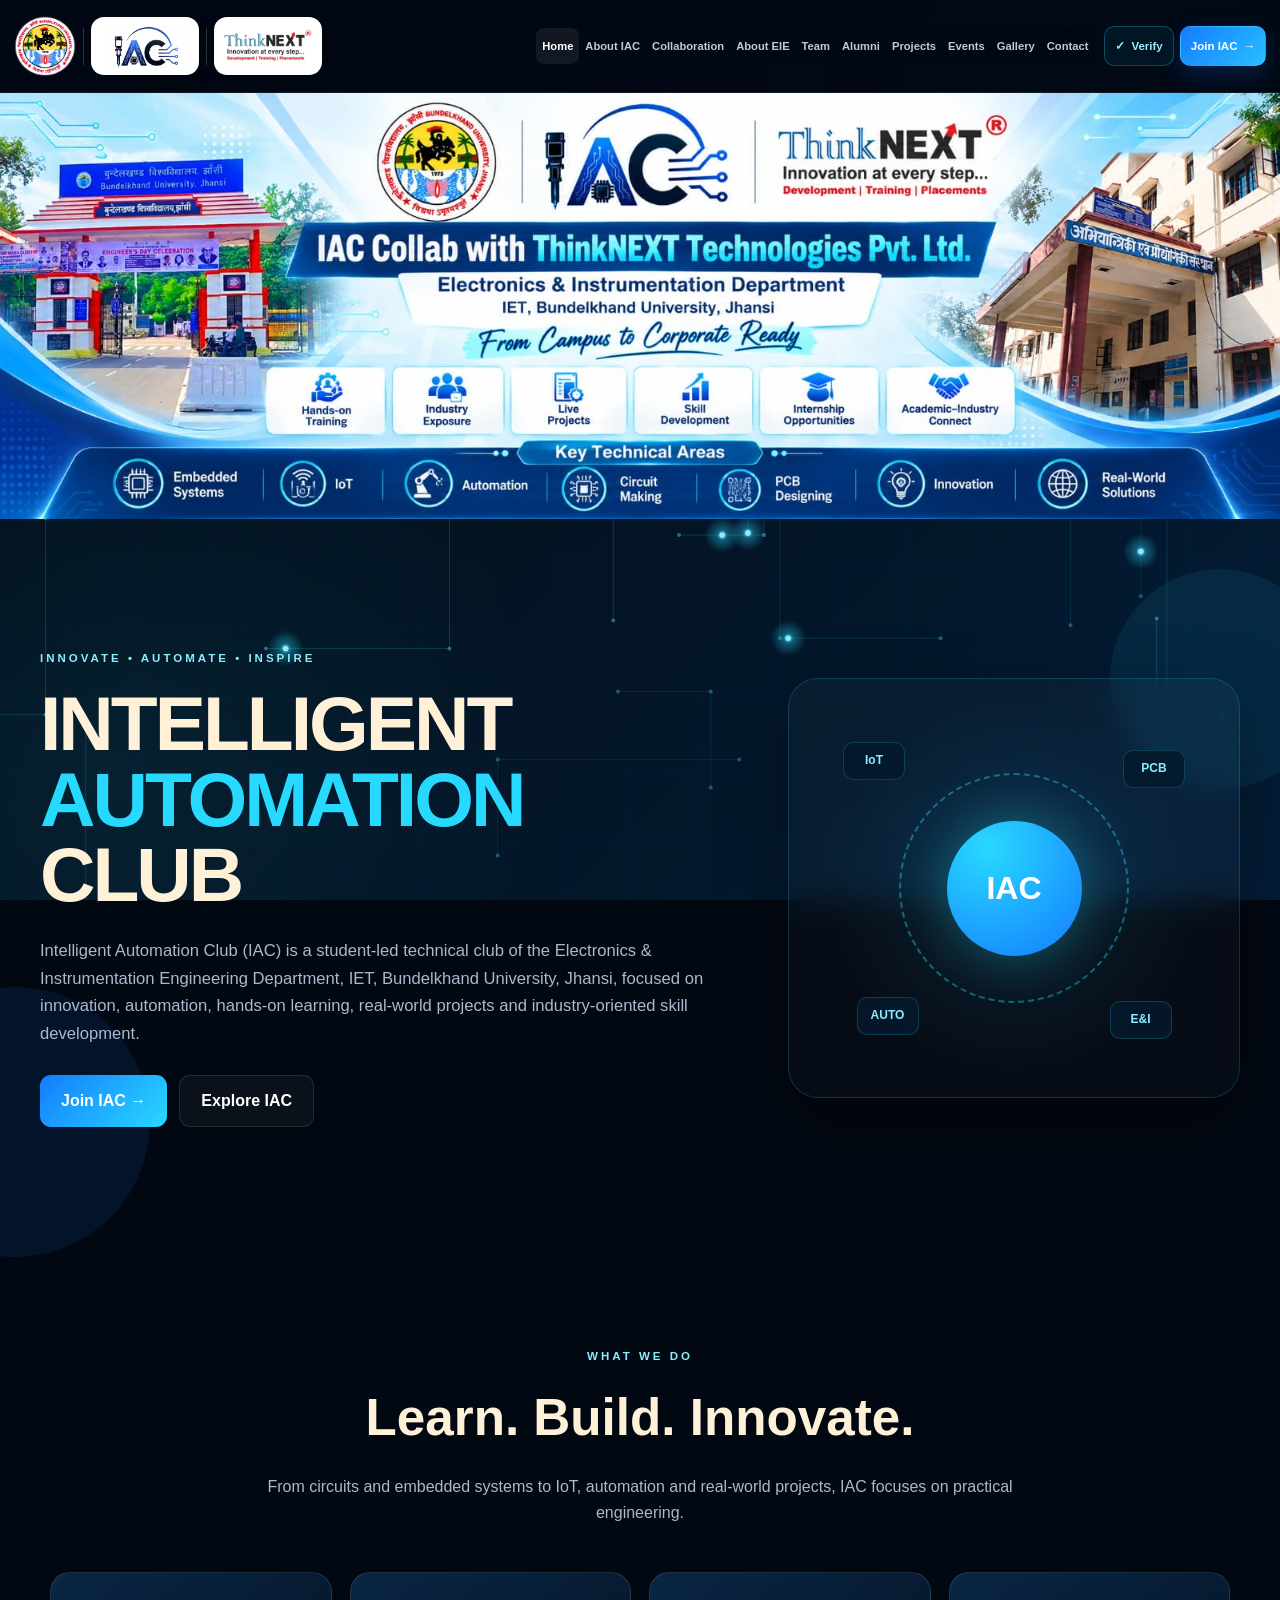
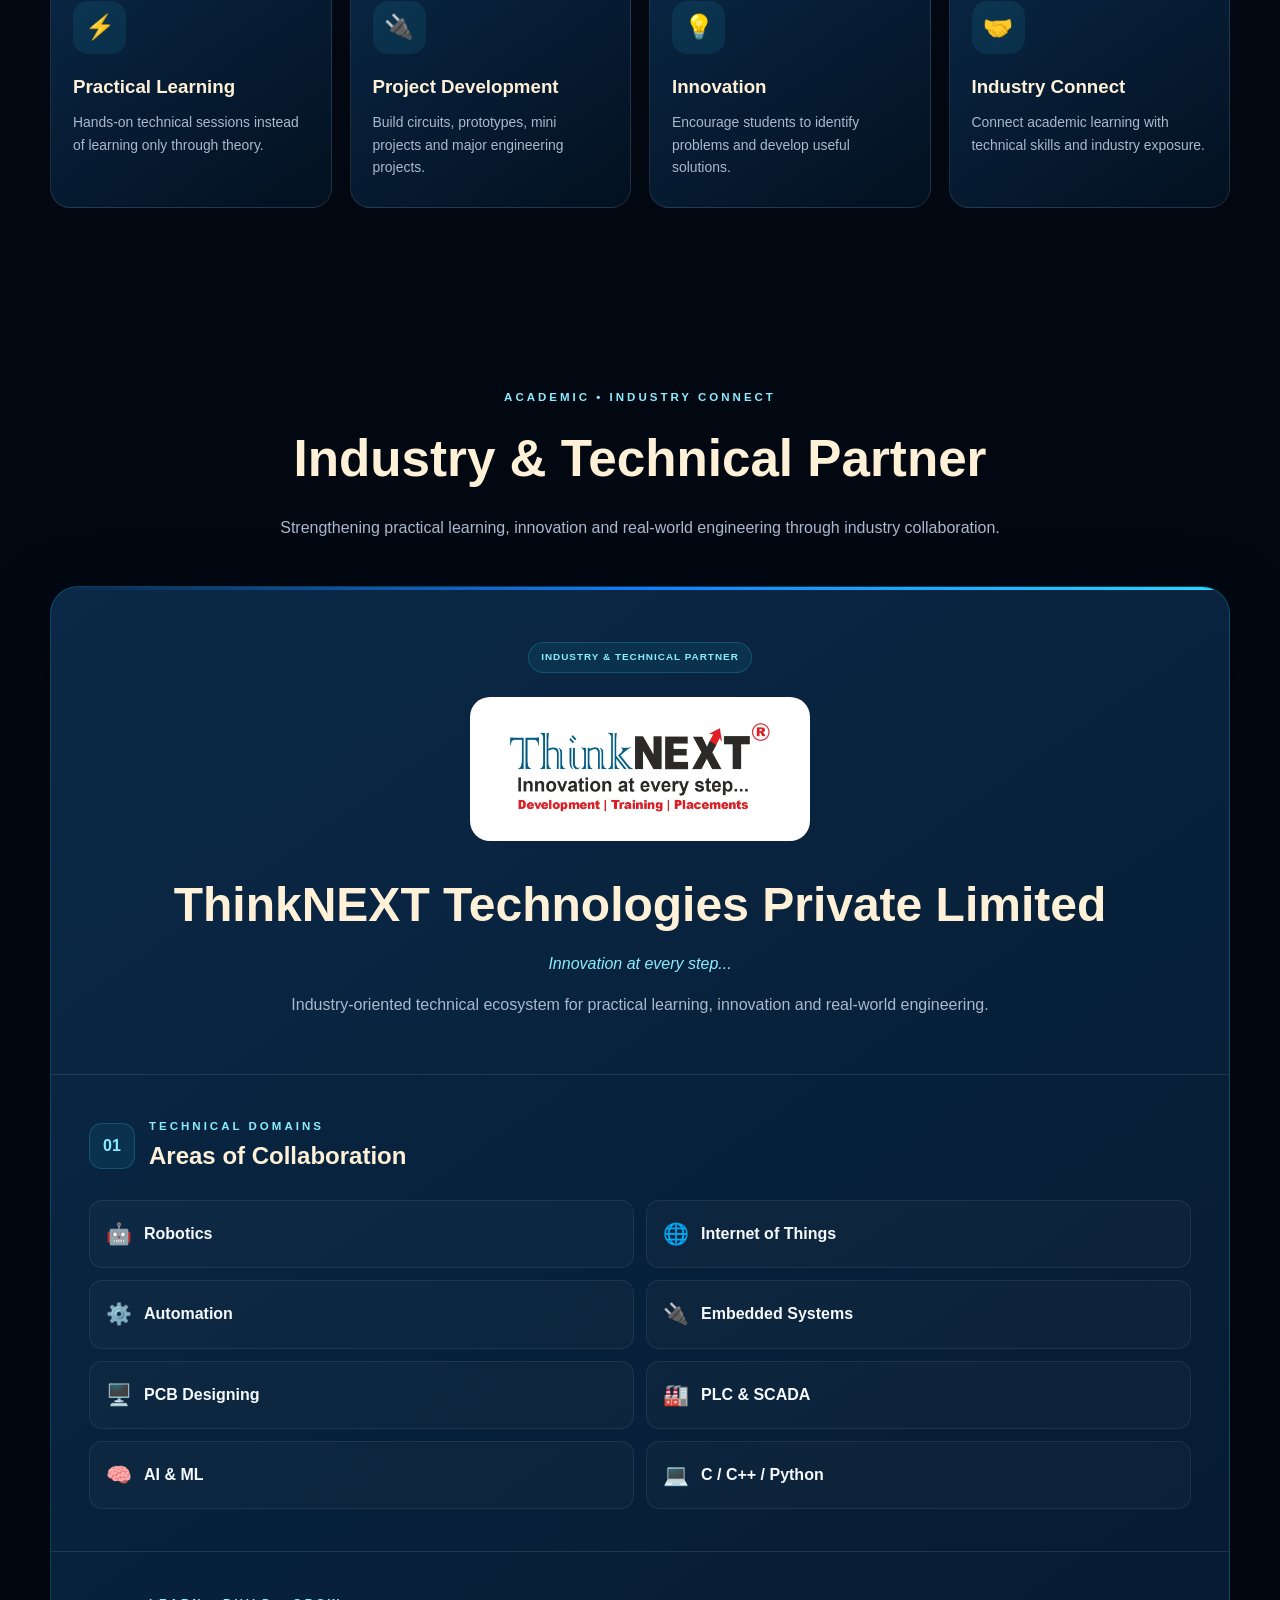
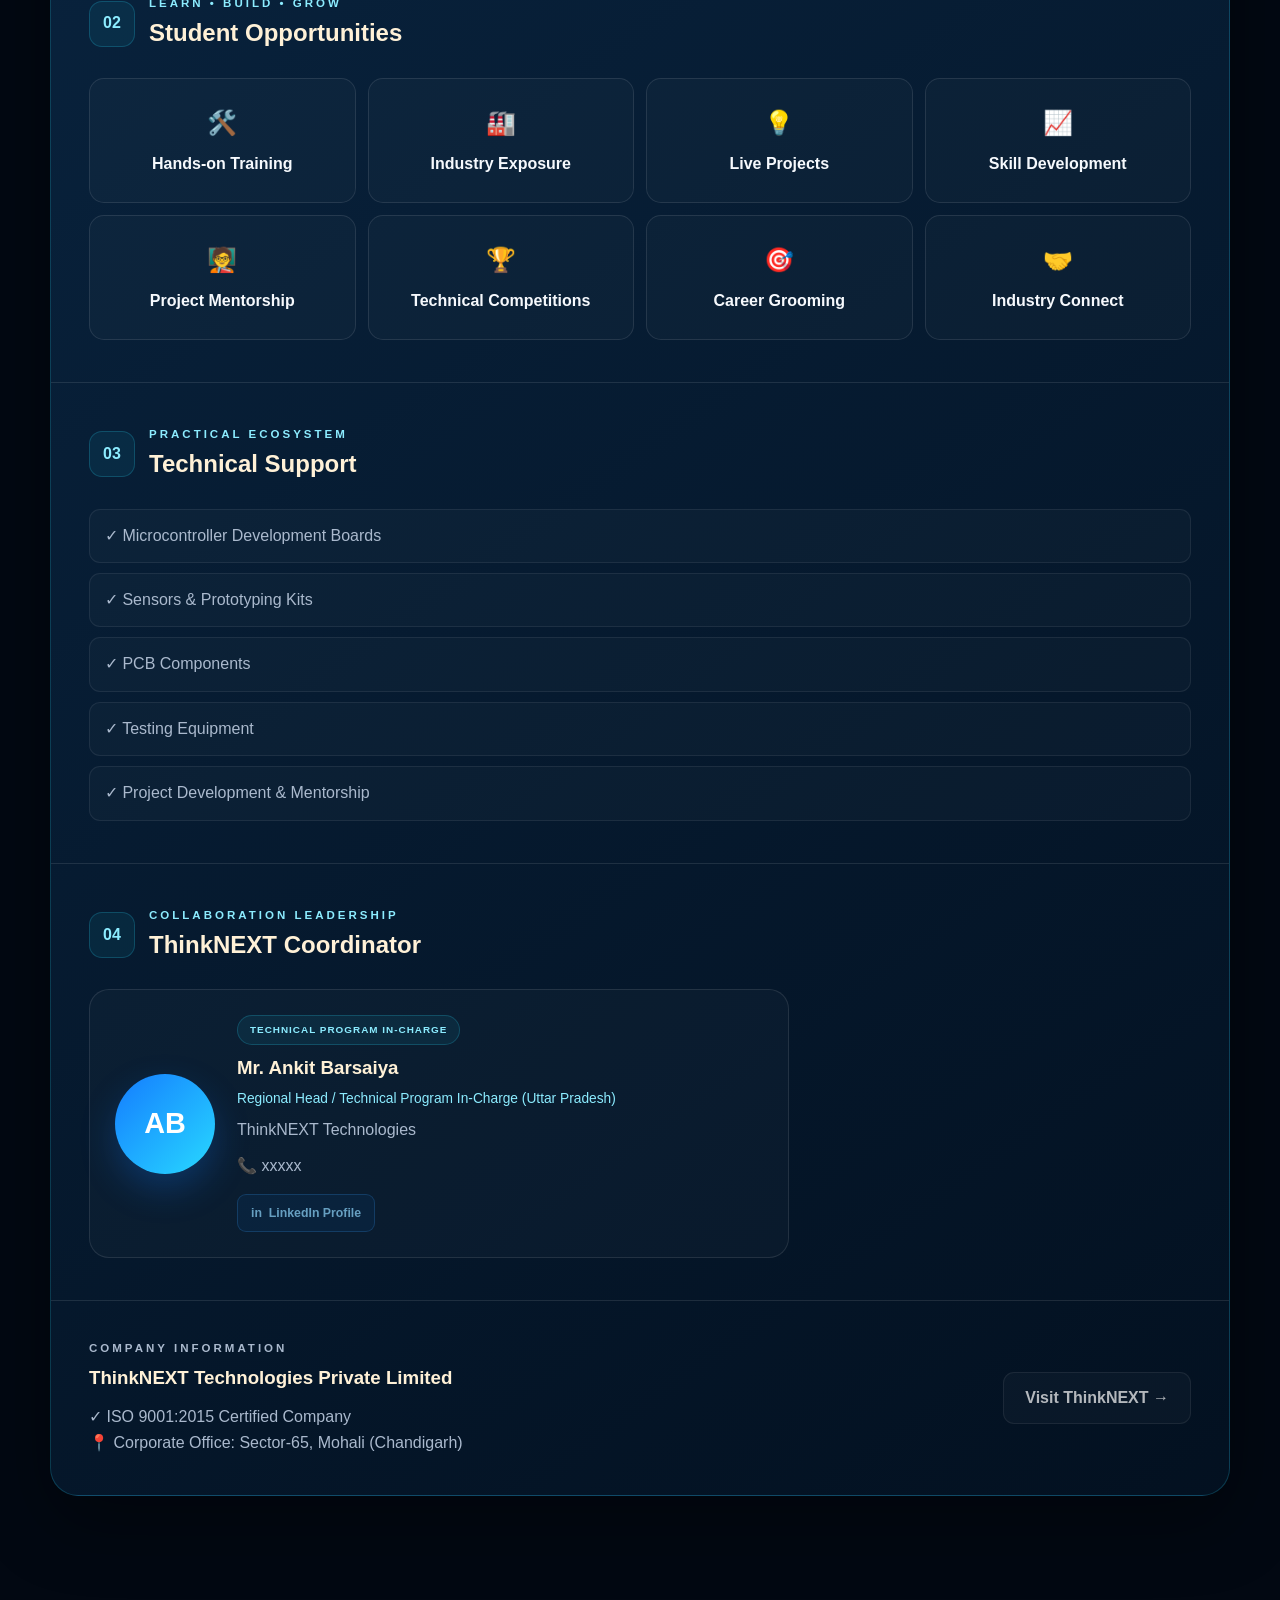
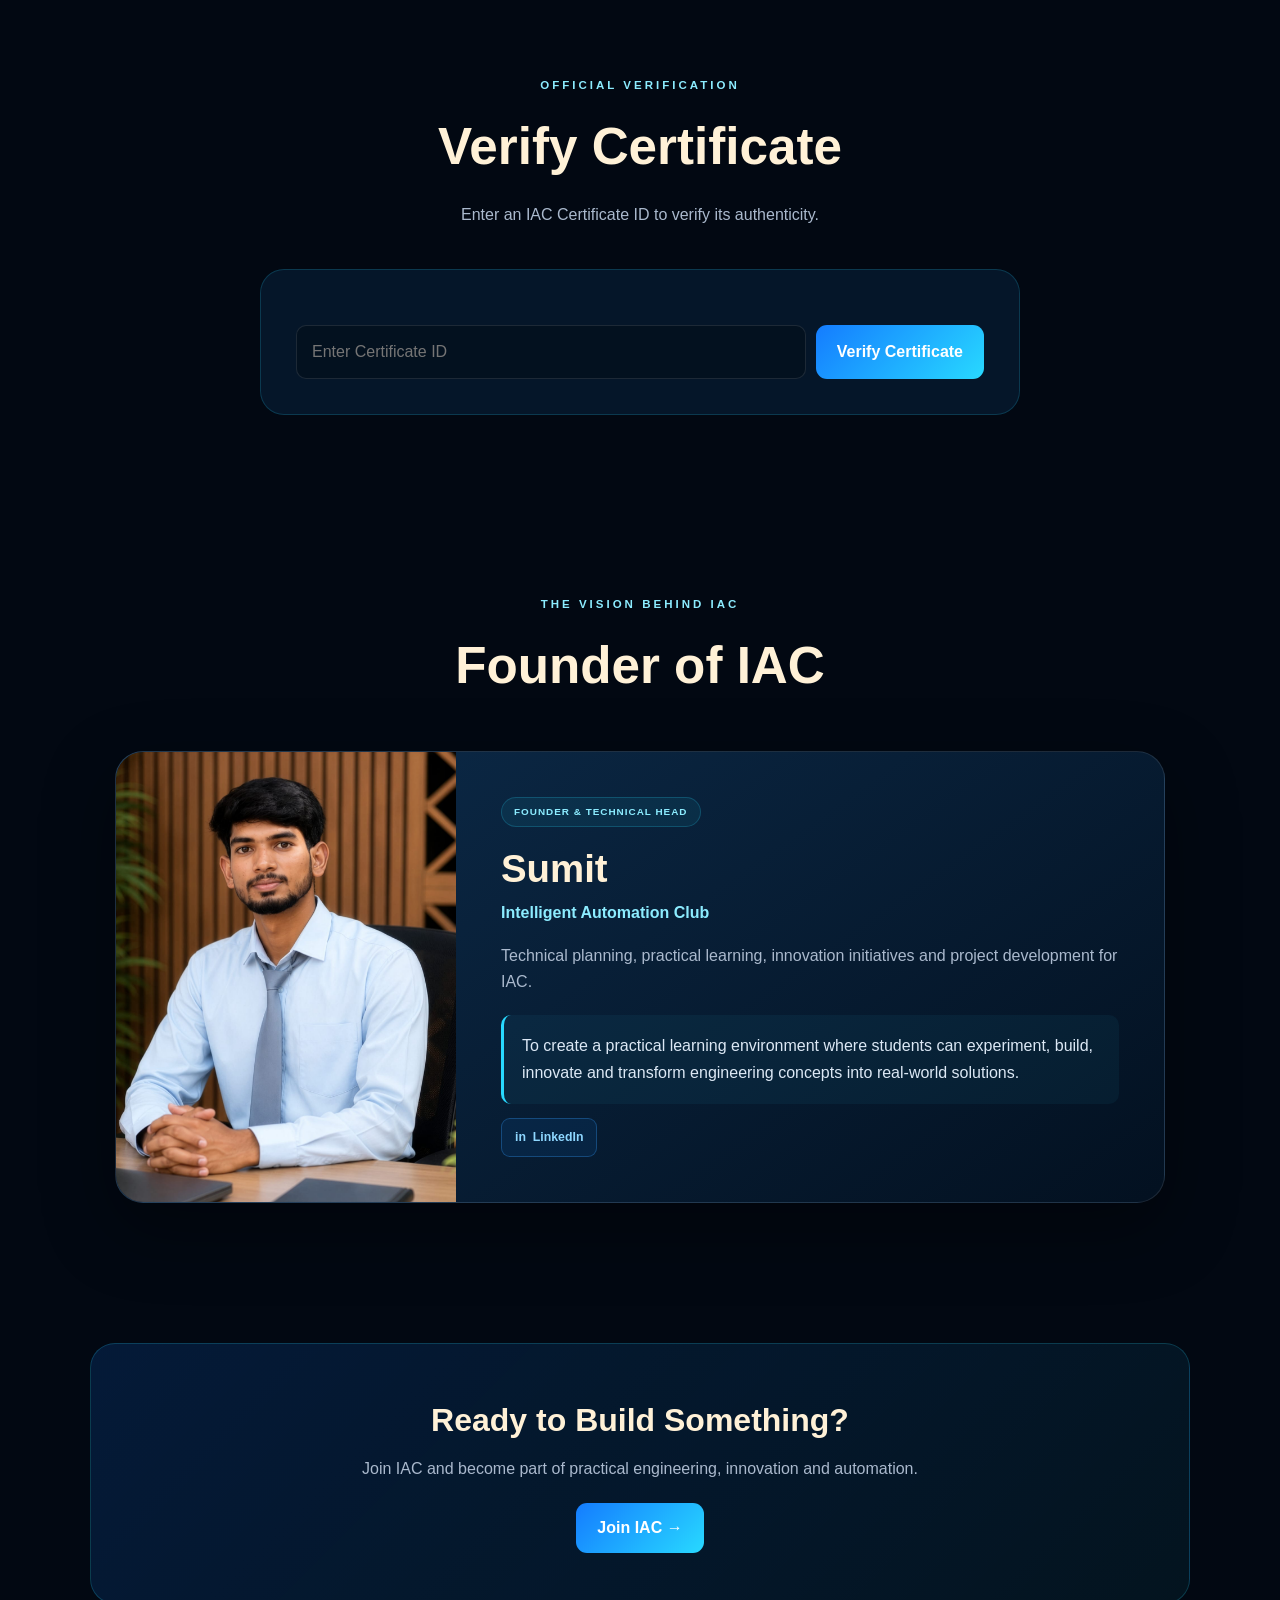
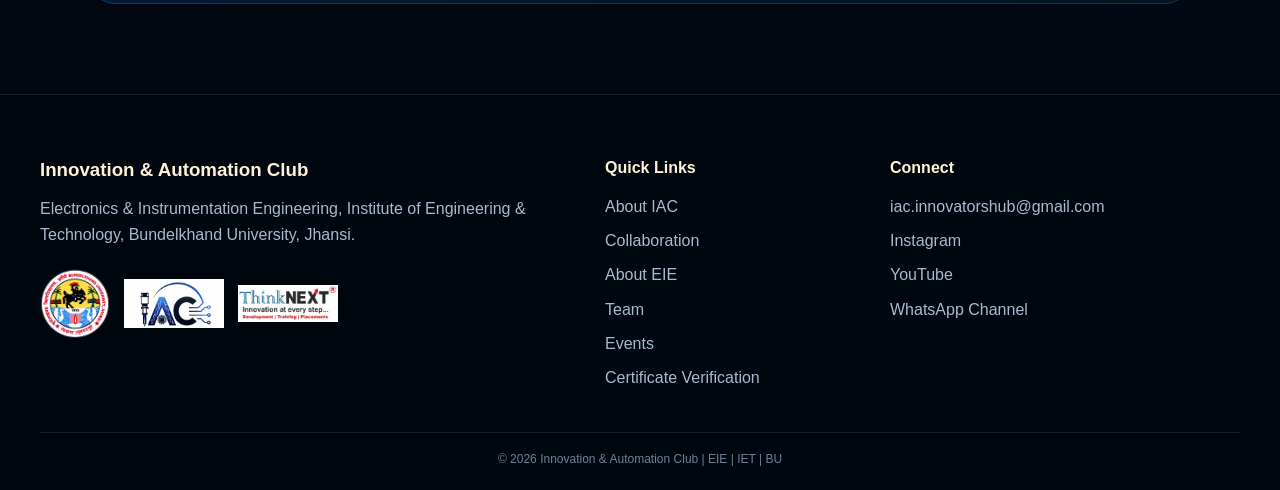
<file: index.html>
<!DOCTYPE html>
<html lang="en">

<head>
    <meta charset="UTF-8">

    <meta
        name="viewport"
        content="width=device-width, initial-scale=1.0"
    >

    <meta
        name="description"
        content="Intelligent Automation Club, Electronics & Instrumentation Engineering, IET, Bundelkhand University, Jhansi."
    >

    <title>
        Intelligent Automation Club | IET BU Jhansi
    </title>

    <link
        rel="stylesheet"
        href="style.css"
    >
</head>


<body data-page="home">

<canvas id="techCircuitCanvas"></canvas>

<div id="scrollProgress"></div>

<div id="site-header"></div>


<!-- ======================================================
     TOP COLLABORATION BANNER
====================================================== -->

<section class="top-collab-banner">

    <div class="top-banner-inner">

        <img
            src="assets/banners/iac-thinknext-banner.png"
            alt="IAC Collaboration with ThinkNEXT Technologies"
        >

        <div class="top-banner-shine"></div>

    </div>

</section>


<main>


<!-- ======================================================
     HERO
====================================================== -->

<section class="hero">

    <div class="hero-orb hero-orb-one"></div>
    <div class="hero-orb hero-orb-two"></div>


    <div class="hero-container">


        <div class="hero-content reveal">

            <p class="section-label">
                INNOVATE • AUTOMATE • INSPIRE
            </p>


            <h1>
                INTELLIGENT
                <span>AUTOMATION</span>
                CLUB
            </h1>


            <p class="hero-description">

                Intelligent Automation Club (IAC) is a student-led technical club of the Electronics & Instrumentation Engineering Department,
                IET, Bundelkhand University, Jhansi,
                focused on innovation, automation, hands-on learning, real-world projects 
                and industry-oriented skill development.

            </p>


            <div class="hero-actions">

                <a
                    href="join.html"
                    class="btn"
                >
                    Join IAC →
                </a>

                <a
                    href="about.html"
                    class="btn btn-outline"
                >
                    Explore IAC
                </a>

            </div>

        </div>


        <div class="hero-tech-card tilt-card reveal">

            <div class="tech-ring">

                <div class="tech-core">
                    IAC
                </div>

            </div>

            <div class="floating-tech tech-one">
                IoT
            </div>

            <div class="floating-tech tech-two">
                PCB
            </div>

            <div class="floating-tech tech-three">
                AUTO
            </div>

            <div class="floating-tech tech-four">
                E&I
            </div>

        </div>


    </div>

</section>


<!-- ======================================================
     WHAT WE DO
====================================================== -->

<section class="section">

    <div class="section-center reveal">

        <p class="section-label">
            WHAT WE DO
        </p>

        <h2 class="section-title">
            Learn. Build. Innovate.
        </h2>

        <p class="section-intro">

            From circuits and embedded systems to IoT,
            automation and real-world projects, IAC focuses
            on practical engineering.

        </p>

    </div>


    <div class="feature-grid">


        <article class="feature-card tilt-card reveal">

            <div class="feature-icon">
                ⚡
            </div>

            <h3>
                Practical Learning
            </h3>

            <p>
                Hands-on technical sessions instead of
                learning only through theory.
            </p>

        </article>


        <article class="feature-card tilt-card reveal">

            <div class="feature-icon">
                🔌
            </div>

            <h3>
                Project Development
            </h3>

            <p>
                Build circuits, prototypes, mini projects
                and major engineering projects.
            </p>

        </article>


        <article class="feature-card tilt-card reveal">

            <div class="feature-icon">
                💡
            </div>

            <h3>
                Innovation
            </h3>

            <p>
                Encourage students to identify problems
                and develop useful solutions.
            </p>

        </article>


        <article class="feature-card tilt-card reveal">

            <div class="feature-icon">
                🤝
            </div>

            <h3>
                Industry Connect
            </h3>

            <p>
                Connect academic learning with technical
                skills and industry exposure.
            </p>

        </article>


    </div>

</section>


<!-- ======================================================
     THINKNEXT COLLABORATION
====================================================== -->

<section
    class="section collaboration-section"
    id="collaboration"
>

    <div class="section-center reveal">

        <p class="section-label">
            ACADEMIC • INDUSTRY CONNECT
        </p>

        <h2 class="section-title">
            Industry & Technical Partner
        </h2>

        <p class="section-intro">

            Strengthening practical learning, innovation
            and real-world engineering through
            industry collaboration.

        </p>

    </div>


    <div class="thinknext-partner-card reveal">


        <!-- COMPANY INTRO -->

        <div class="thinknext-intro">

            <span class="thinknext-top-badge">
                INDUSTRY & TECHNICAL PARTNER
            </span>


            <div class="thinknext-logo-wrapper">

                <img
                    src="assets/logos/thinknext-logo.jpg"
                    alt="ThinkNEXT Technologies"
                    class="thinknext-main-logo"
                >

            </div>


            <h2>
                ThinkNEXT Technologies Private Limited
            </h2>


            <p class="thinknext-tagline">
                Innovation at every step...
            </p>


            <p class="thinknext-intro-text">

                Industry-oriented technical ecosystem
                for practical learning, innovation and
                real-world engineering.

            </p>

        </div>


        <!-- COLLABORATION AREAS -->

        <div class="partner-block reveal">

            <div class="partner-block-heading">

                <span>
                    01
                </span>

                <div>

                    <p class="mini-section-label">
                        TECHNICAL DOMAINS
                    </p>

                    <h3>
                        Areas of Collaboration
                    </h3>

                </div>

            </div>


            <div class="collaboration-area-grid">

                <div class="collaboration-area-item">
                    <span>🤖</span>
                    <strong>Robotics</strong>
                </div>

                <div class="collaboration-area-item">
                    <span>🌐</span>
                    <strong>Internet of Things</strong>
                </div>

                <div class="collaboration-area-item">
                    <span>⚙️</span>
                    <strong>Automation</strong>
                </div>

                <div class="collaboration-area-item">
                    <span>🔌</span>
                    <strong>Embedded Systems</strong>
                </div>

                <div class="collaboration-area-item">
                    <span>🖥️</span>
                    <strong>PCB Designing</strong>
                </div>

                <div class="collaboration-area-item">
                    <span>🏭</span>
                    <strong>PLC & SCADA</strong>
                </div>

                <div class="collaboration-area-item">
                    <span>🧠</span>
                    <strong>AI & ML</strong>
                </div>

                <div class="collaboration-area-item">
                    <span>💻</span>
                    <strong>C / C++ / Python</strong>
                </div>

            </div>

        </div>


        <!-- STUDENT OPPORTUNITIES -->

        <div class="partner-block reveal">

            <div class="partner-block-heading">

                <span>
                    02
                </span>

                <div>

                    <p class="mini-section-label">
                        LEARN • BUILD • GROW
                    </p>

                    <h3>
                        Student Opportunities
                    </h3>

                </div>

            </div>


            <div class="opportunity-grid">

                <div class="opportunity-card">
                    <span>🛠️</span>
                    <strong>Hands-on Training</strong>
                </div>

                <div class="opportunity-card">
                    <span>🏭</span>
                    <strong>Industry Exposure</strong>
                </div>

                <div class="opportunity-card">
                    <span>💡</span>
                    <strong>Live Projects</strong>
                </div>

                <div class="opportunity-card">
                    <span>📈</span>
                    <strong>Skill Development</strong>
                </div>

                <div class="opportunity-card">
                    <span>🧑‍🏫</span>
                    <strong>Project Mentorship</strong>
                </div>

                <div class="opportunity-card">
                    <span>🏆</span>
                    <strong>Technical Competitions</strong>
                </div>

                <div class="opportunity-card">
                    <span>🎯</span>
                    <strong>Career Grooming</strong>
                </div>

                <div class="opportunity-card">
                    <span>🤝</span>
                    <strong>Industry Connect</strong>
                </div>

            </div>

        </div>


        <!-- TECHNICAL SUPPORT -->

        <div class="partner-block reveal">

            <div class="partner-block-heading">

                <span>
                    03
                </span>

                <div>

                    <p class="mini-section-label">
                        PRACTICAL ECOSYSTEM
                    </p>

                    <h3>
                        Technical Support
                    </h3>

                </div>

            </div>


            <div class="technical-support-list">

                <div>
                    ✓ Microcontroller Development Boards
                </div>

                <div>
                    ✓ Sensors & Prototyping Kits
                </div>

                <div>
                    ✓ PCB Components
                </div>

                <div>
                    ✓ Testing Equipment
                </div>

                <div>
                    ✓ Project Development & Mentorship
                </div>

            </div>

        </div>


        <!-- THINKNEXT COORDINATOR -->

        <div class="partner-block reveal">

            <div class="partner-block-heading">

                <span>
                    04
                </span>

                <div>

                    <p class="mini-section-label">
                        COLLABORATION LEADERSHIP
                    </p>

                    <h3>
                        ThinkNEXT Coordinator
                    </h3>

                </div>

            </div>


            <article class="coordinator-card tilt-card">

                <div class="coordinator-avatar">
                    AB
                </div>


                <div class="coordinator-info">

                    <span class="coordinator-badge">
                        TECHNICAL PROGRAM IN-CHARGE
                    </span>


                    <h3>
                        Mr. Ankit Barsaiya
                    </h3>


                    <p class="coordinator-designation">

                        Regional Head /
                        Technical Program In-Charge
                        (Uttar Pradesh)

                    </p>


                    <p class="coordinator-company">
                        ThinkNEXT Technologies
                    </p>


                    <div class="coordinator-contact">
                        📞 xxxxx
                    </div>


                    <div class="member-socials">

                        <a
                            href="#"
                            class="linkedin-profile-btn is-placeholder"
                            aria-disabled="true"
                        >
                            in&nbsp; LinkedIn Profile
                        </a>

                    </div>

                </div>

            </article>

        </div>


        <!-- COMPANY INFORMATION -->

        <div class="partner-company-info reveal">

            <div>

                <p class="mini-section-label">
                    COMPANY INFORMATION
                </p>

                <h3>
                    ThinkNEXT Technologies Private Limited
                </h3>

                <p>
                    ✓ ISO 9001:2015 Certified Company
                </p>

                <p>
                    📍 Corporate Office:
                    Sector-65, Mohali (Chandigarh)
                </p>

            </div>


            <a
                href="#"
                class="btn btn-outline is-placeholder"
                aria-disabled="true"
            >
                Visit ThinkNEXT →
            </a>

        </div>


    </div>

</section>


<!-- ======================================================
     CERTIFICATE VERIFIER
====================================================== -->

<section class="section">

    <div class="section-center reveal">

        <p class="section-label">
            OFFICIAL VERIFICATION
        </p>

        <h2 class="section-title">
            Verify Certificate
        </h2>

        <p class="section-intro">

            Enter an IAC Certificate ID
            to verify its authenticity.

        </p>

    </div>


    <div class="verify-card reveal">

        <form id="certificateForm">

            <div class="verify-form">

                <input
                    id="certificateId"
                    type="text"
                    placeholder="Enter Certificate ID"
                    autocomplete="off"
                    required
                >

                <button
                    type="submit"
                    class="btn"
                >
                    Verify Certificate
                </button>

            </div>

        </form>


        <div
            id="certificateResult"
            class="verify-result"
            aria-live="polite"
        ></div>

    </div>

</section>


<!-- ======================================================
     FOUNDER
====================================================== -->

<section class="section founder-section">

    <div class="section-center reveal">

        <p class="section-label">
            THE VISION BEHIND IAC
        </p>

        <h2 class="section-title">
            Founder of IAC
        </h2>

    </div>


    <div class="founder-card tilt-card reveal">

        <div class="founder-photo-box">

            <img
                src="assets/team/sumit.jpeg"
                alt="Sumit"
                class="founder-photo"
            >

        </div>


        <div class="founder-content">

            <span class="founder-badge">
                FOUNDER & TECHNICAL HEAD
            </span>


            <h2>
                Sumit
            </h2>


            <h3>
                Intelligent Automation Club
            </h3>


            <p>

                Technical planning, practical learning,
                innovation initiatives and project
                development for IAC.

            </p>


            <div class="founder-vision">

                To create a practical learning environment
                where students can experiment, build,
                innovate and transform engineering concepts
                into real-world solutions.

            </div>


        <div class="member-socials">

    <a
        href="https://www.linkedin.com/in/sumit-chaudhary-33205a393?utm_source=share_via&utm_content=profile&utm_medium=member_android"
        target="_blank"
        rel="noopener noreferrer"
        class="linkedin-profile-btn"
    >
        in&nbsp; LinkedIn
    </a>

</div>

        </div>

    </div>

</section>


<section class="cta-section reveal">

    <h2>
        Ready to Build Something?
    </h2>

    <p>
        Join IAC and become part of practical
        engineering, innovation and automation.
    </p>

    <a
        href="join.html"
        class="btn"
    >
        Join IAC →
    </a>

</section>


</main>

<div id="site-footer"></div>

<script src="script.js"></script>

</body>
</html>
</file>
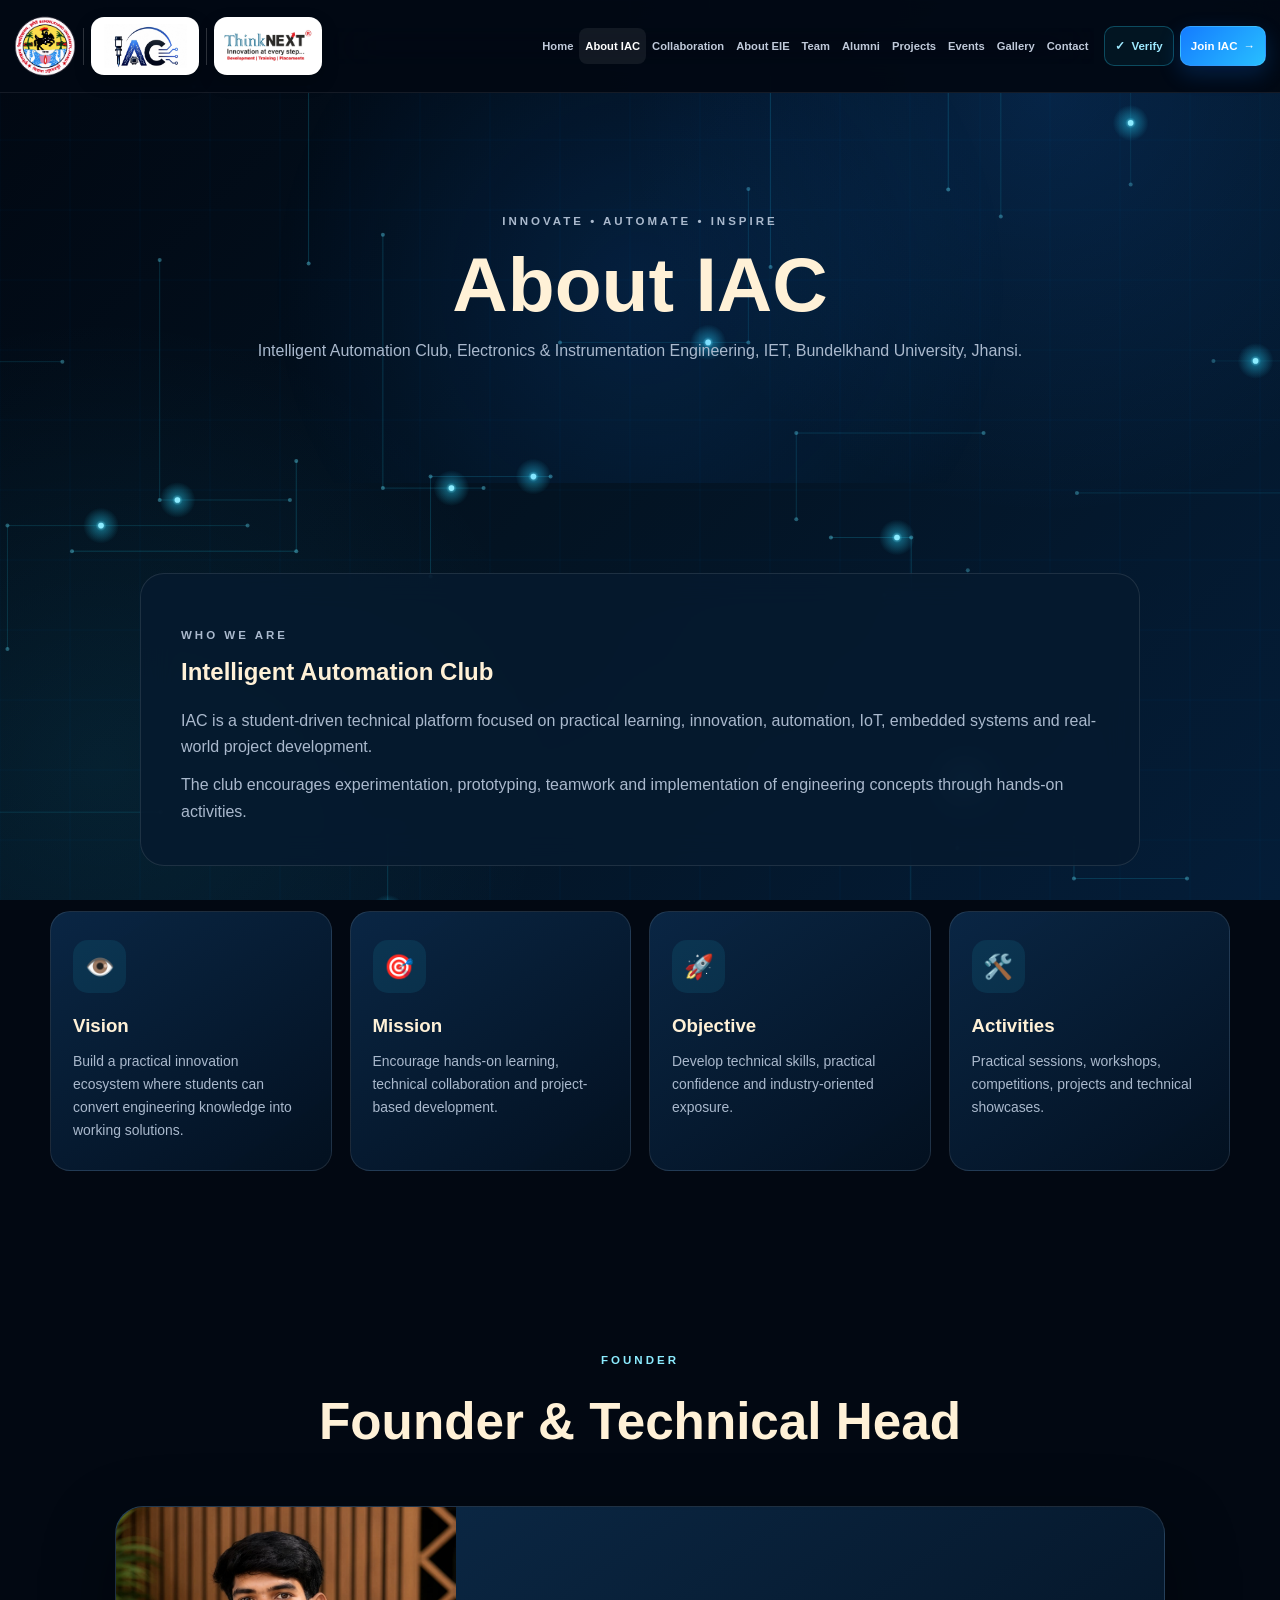
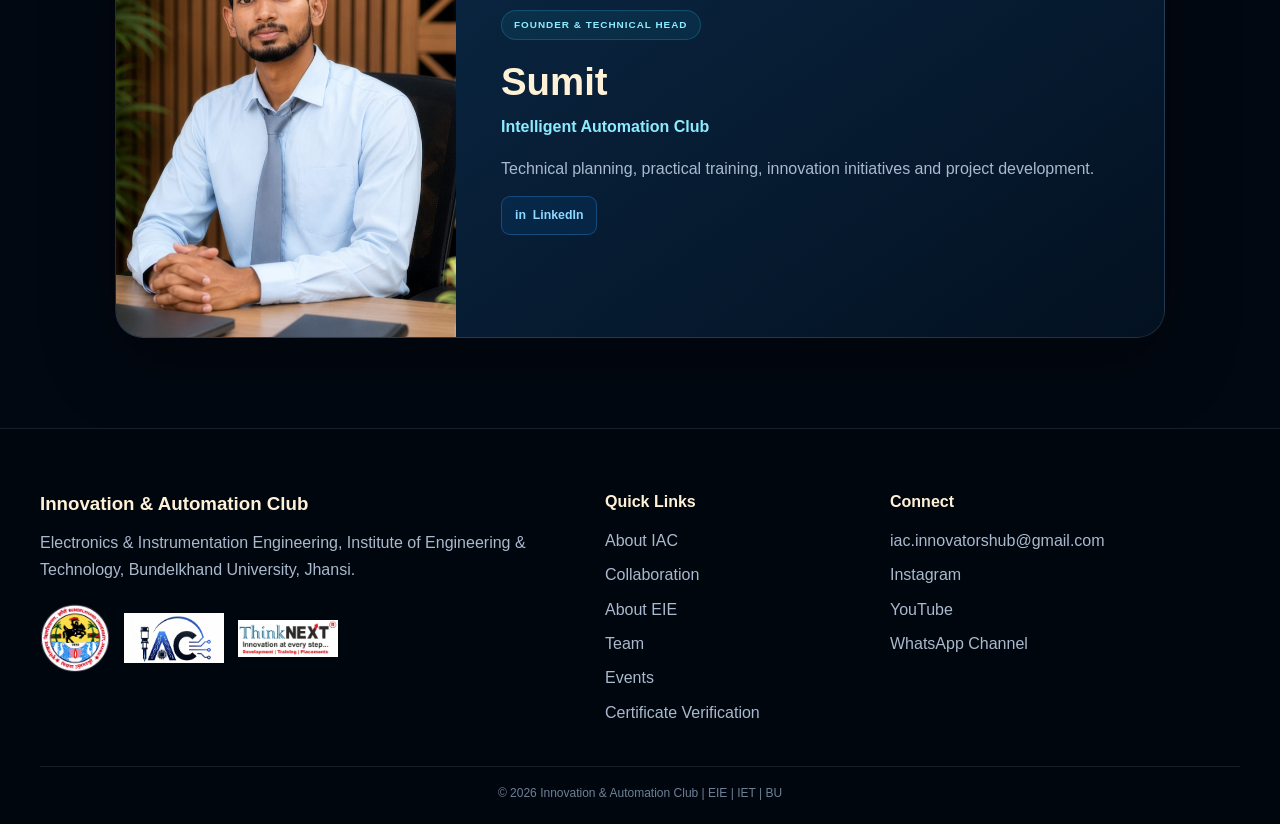
<file: about.html>
<!DOCTYPE html>
<html lang="en">

<head>
    <meta charset="UTF-8">

    <meta
        name="viewport"
        content="width=device-width, initial-scale=1.0"
    >

    <title>About IAC</title>

    <link
        rel="stylesheet"
        href="style.css"
    >
</head>


<body data-page="about">

<canvas id="techCircuitCanvas"></canvas>

<div id="scrollProgress"></div>

<div id="site-header"></div>


<main>


<section class="page-hero">

    <div class="page-hero-content reveal">

        <p class="section-label">
            INNOVATE • AUTOMATE • INSPIRE
        </p>

        <h1>
            About IAC
        </h1>

        <p>

            Intelligent Automation Club,
            Electronics & Instrumentation Engineering,
            IET, Bundelkhand University, Jhansi.

        </p>

    </div>

</section>


<section class="section">

    <div class="content-card reveal">

        <p class="section-label">
            WHO WE ARE
        </p>

        <h2>
            Intelligent Automation Club
        </h2>

        <p>

            IAC is a student-driven technical platform
            focused on practical learning, innovation,
            automation, IoT, embedded systems and
            real-world project development.

        </p>

        <p>

            The club encourages experimentation,
            prototyping, teamwork and implementation
            of engineering concepts through
            hands-on activities.

        </p>

    </div>


    <div class="feature-grid">

        <article class="feature-card tilt-card reveal">

            <div class="feature-icon">
                👁️
            </div>

            <h3>
                Vision
            </h3>

            <p>

                Build a practical innovation ecosystem
                where students can convert engineering
                knowledge into working solutions.

            </p>

        </article>


        <article class="feature-card tilt-card reveal">

            <div class="feature-icon">
                🎯
            </div>

            <h3>
                Mission
            </h3>

            <p>

                Encourage hands-on learning,
                technical collaboration and
                project-based development.

            </p>

        </article>


        <article class="feature-card tilt-card reveal">

            <div class="feature-icon">
                🚀
            </div>

            <h3>
                Objective
            </h3>

            <p>

                Develop technical skills,
                practical confidence and
                industry-oriented exposure.

            </p>

        </article>


        <article class="feature-card tilt-card reveal">

            <div class="feature-icon">
                🛠️
            </div>

            <h3>
                Activities
            </h3>

            <p>

                Practical sessions, workshops,
                competitions, projects and
                technical showcases.

            </p>

        </article>

    </div>

</section>


<section class="section">

    <div class="section-center reveal">

        <p class="section-label">
            FOUNDER
        </p>

        <h2 class="section-title">
            Founder & Technical Head
        </h2>

    </div>


    <div class="founder-card tilt-card reveal">

        <div class="founder-photo-box">

            <img
                src="assets/team/sumit.jpeg"
                alt="Sumit"
                class="founder-photo"
            >

        </div>


        <div class="founder-content">

            <span class="founder-badge">
                FOUNDER & TECHNICAL HEAD
            </span>

            <h2>
                Sumit
            </h2>

            <h3>
                Intelligent Automation Club
            </h3>

            <p>

                Technical planning, practical training,
                innovation initiatives and project
                development.

            </p>


            <div class="member-socials">

                <a
                    href="https://www.linkedin.com/in/sumit-chaudhary-33205a393?utm_source=share_via&utm_content=profile&utm_medium=member_android"
        target="_blank"
        rel="noopener noreferrer"
        class="linkedin-profile-btn""
                >
                    in&nbsp; LinkedIn
                </a>

            </div>

        </div>

    </div>

</section>


</main>


<div id="site-footer"></div>

<script src="script.js"></script>

</body>
</html>
</file>
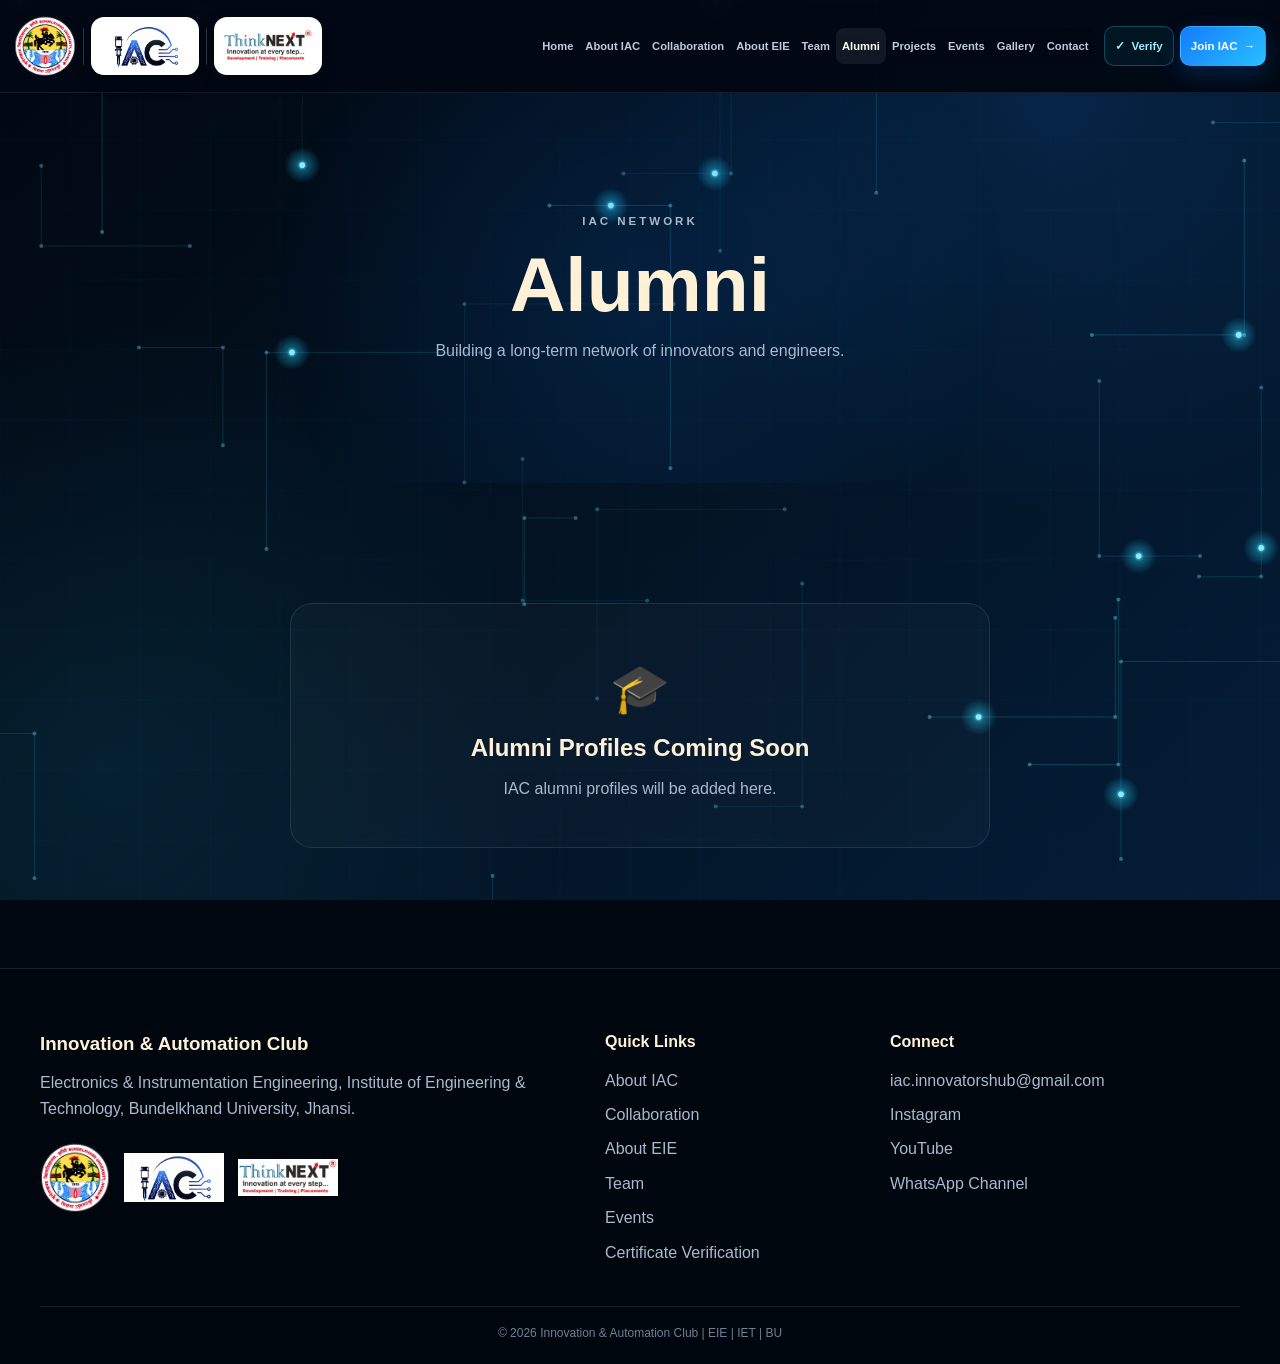
<file: alumni.html>
<!DOCTYPE html>
<html lang="en">

<head>
    <meta charset="UTF-8">

    <meta
        name="viewport"
        content="width=device-width, initial-scale=1.0"
    >

    <title>IAC Alumni</title>

    <link
        rel="stylesheet"
        href="style.css"
    >
</head>


<body data-page="alumni">

<canvas id="techCircuitCanvas"></canvas>

<div id="scrollProgress"></div>

<div id="site-header"></div>


<main>


<section class="page-hero">

    <div class="page-hero-content reveal">

        <p class="section-label">
            IAC NETWORK
        </p>

        <h1>
            Alumni
        </h1>

        <p>
            Building a long-term network of
            innovators and engineers.
        </p>

    </div>

</section>


<section class="section">

    <div class="empty-state reveal">

        <div class="empty-icon">
            🎓
        </div>

        <h2>
            Alumni Profiles Coming Soon
        </h2>

        <p>
            IAC alumni profiles will be added here.
        </p>

    </div>

</section>


</main>


<div id="site-footer"></div>

<script src="script.js"></script>

</body>
</html>
</file>
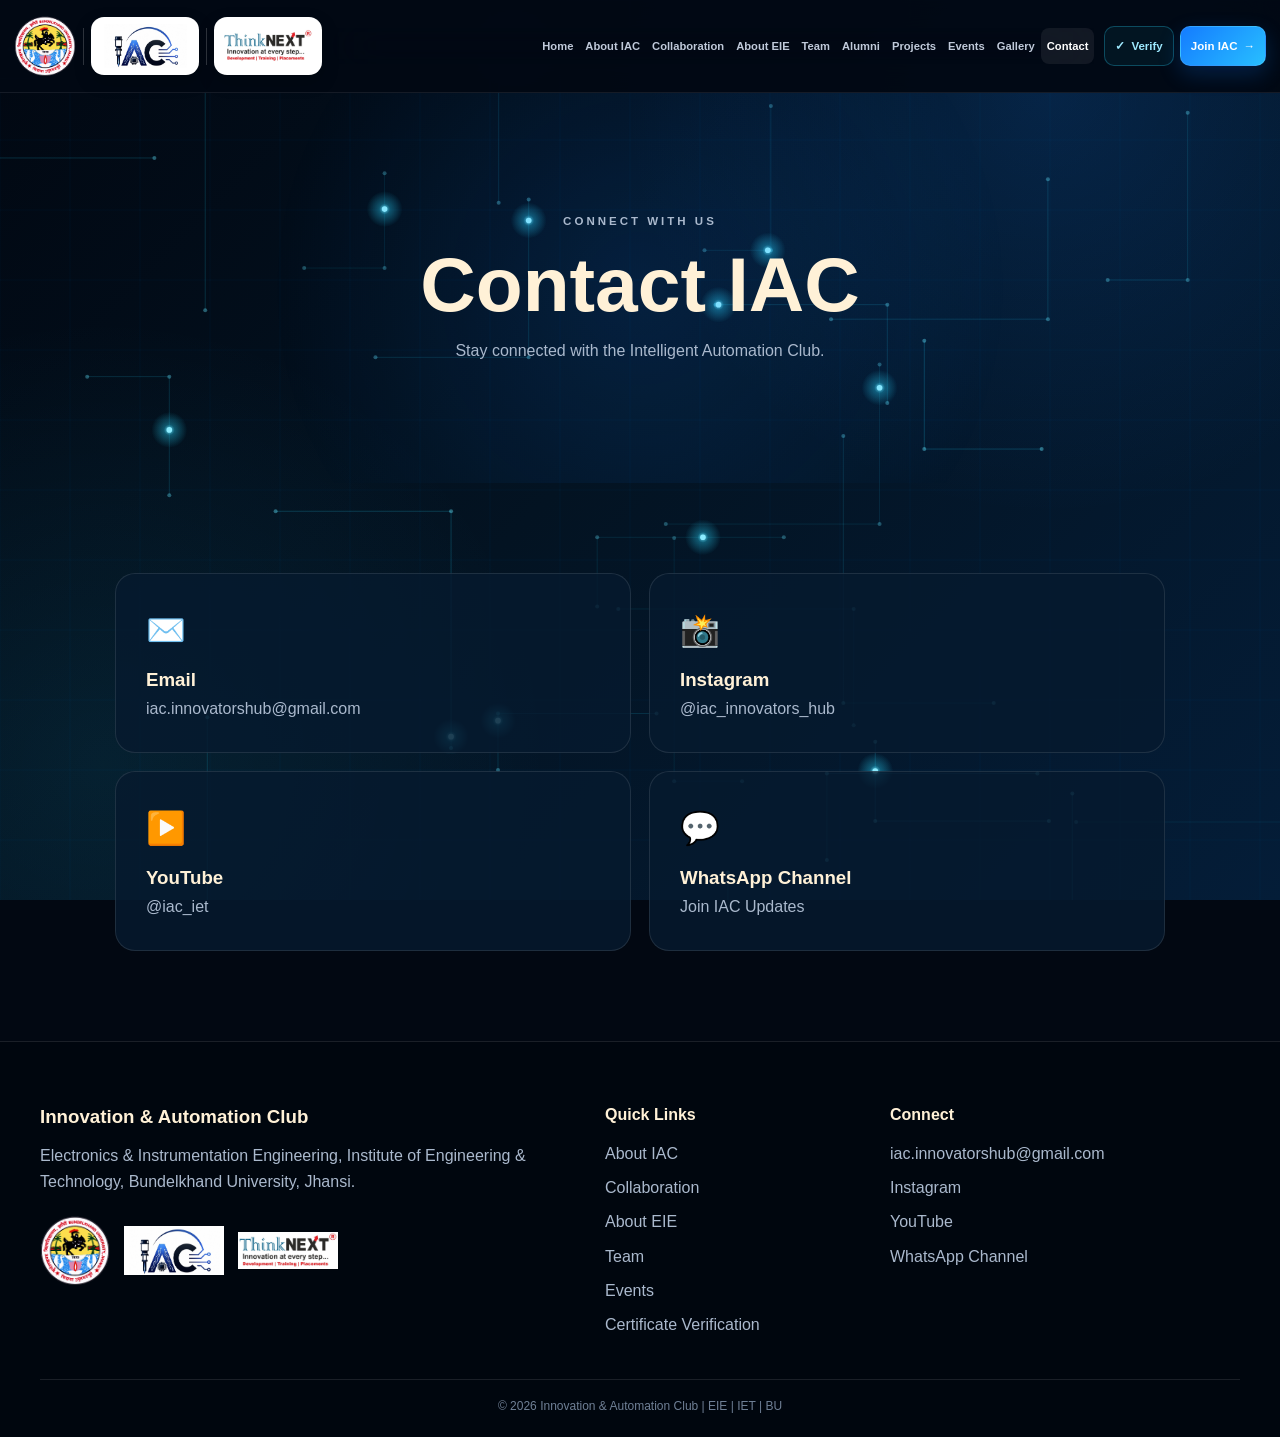
<file: contact.html>
<!DOCTYPE html>
<html lang="en">

<head>
    <meta charset="UTF-8">

    <meta
        name="viewport"
        content="width=device-width, initial-scale=1.0"
    >

    <title>Contact IAC</title>

    <link
        rel="stylesheet"
        href="style.css"
    >
</head>


<body data-page="contact">

<canvas id="techCircuitCanvas"></canvas>

<div id="scrollProgress"></div>

<div id="site-header"></div>


<main>


<section class="page-hero">

    <div class="page-hero-content reveal">

        <p class="section-label">
            CONNECT WITH US
        </p>

        <h1>
            Contact IAC
        </h1>

        <p>
            Stay connected with the Intelligent
            Automation Club.
        </p>

    </div>

</section>


<section class="section">

    <div class="contact-grid">


        <a
            href="mailto:iac.innovatorshub@gmail.com"
            class="contact-card tilt-card reveal"
        >

            <span>✉️</span>

            <h3>
                Email
            </h3>

            <p>
                iac.innovatorshub@gmail.com
            </p>

        </a>


        <a
            href="https://www.instagram.com/iac_innovators_hub"
            target="_blank"
            rel="noopener noreferrer"
            class="contact-card tilt-card reveal"
        >

            <span>📸</span>

            <h3>
                Instagram
            </h3>

            <p>
                @iac_innovators_hub
            </p>

        </a>


        <a
            href="https://youtube.com/@iac_iet"
            target="_blank"
            rel="noopener noreferrer"
            class="contact-card tilt-card reveal"
        >

            <span>▶️</span>

            <h3>
                YouTube
            </h3>

            <p>
                @iac_iet
            </p>

        </a>


        <a
            href="https://whatsapp.com/channel/0029Vb8HuoT545upvtF8JE3w"
            target="_blank"
            rel="noopener noreferrer"
            class="contact-card tilt-card reveal"
        >

            <span>💬</span>

            <h3>
                WhatsApp Channel
            </h3>

            <p>
                Join IAC Updates
            </p>

        </a>


    </div>

</section>


</main>


<div id="site-footer"></div>

<script src="script.js"></script>

</body>
</html>
</file>
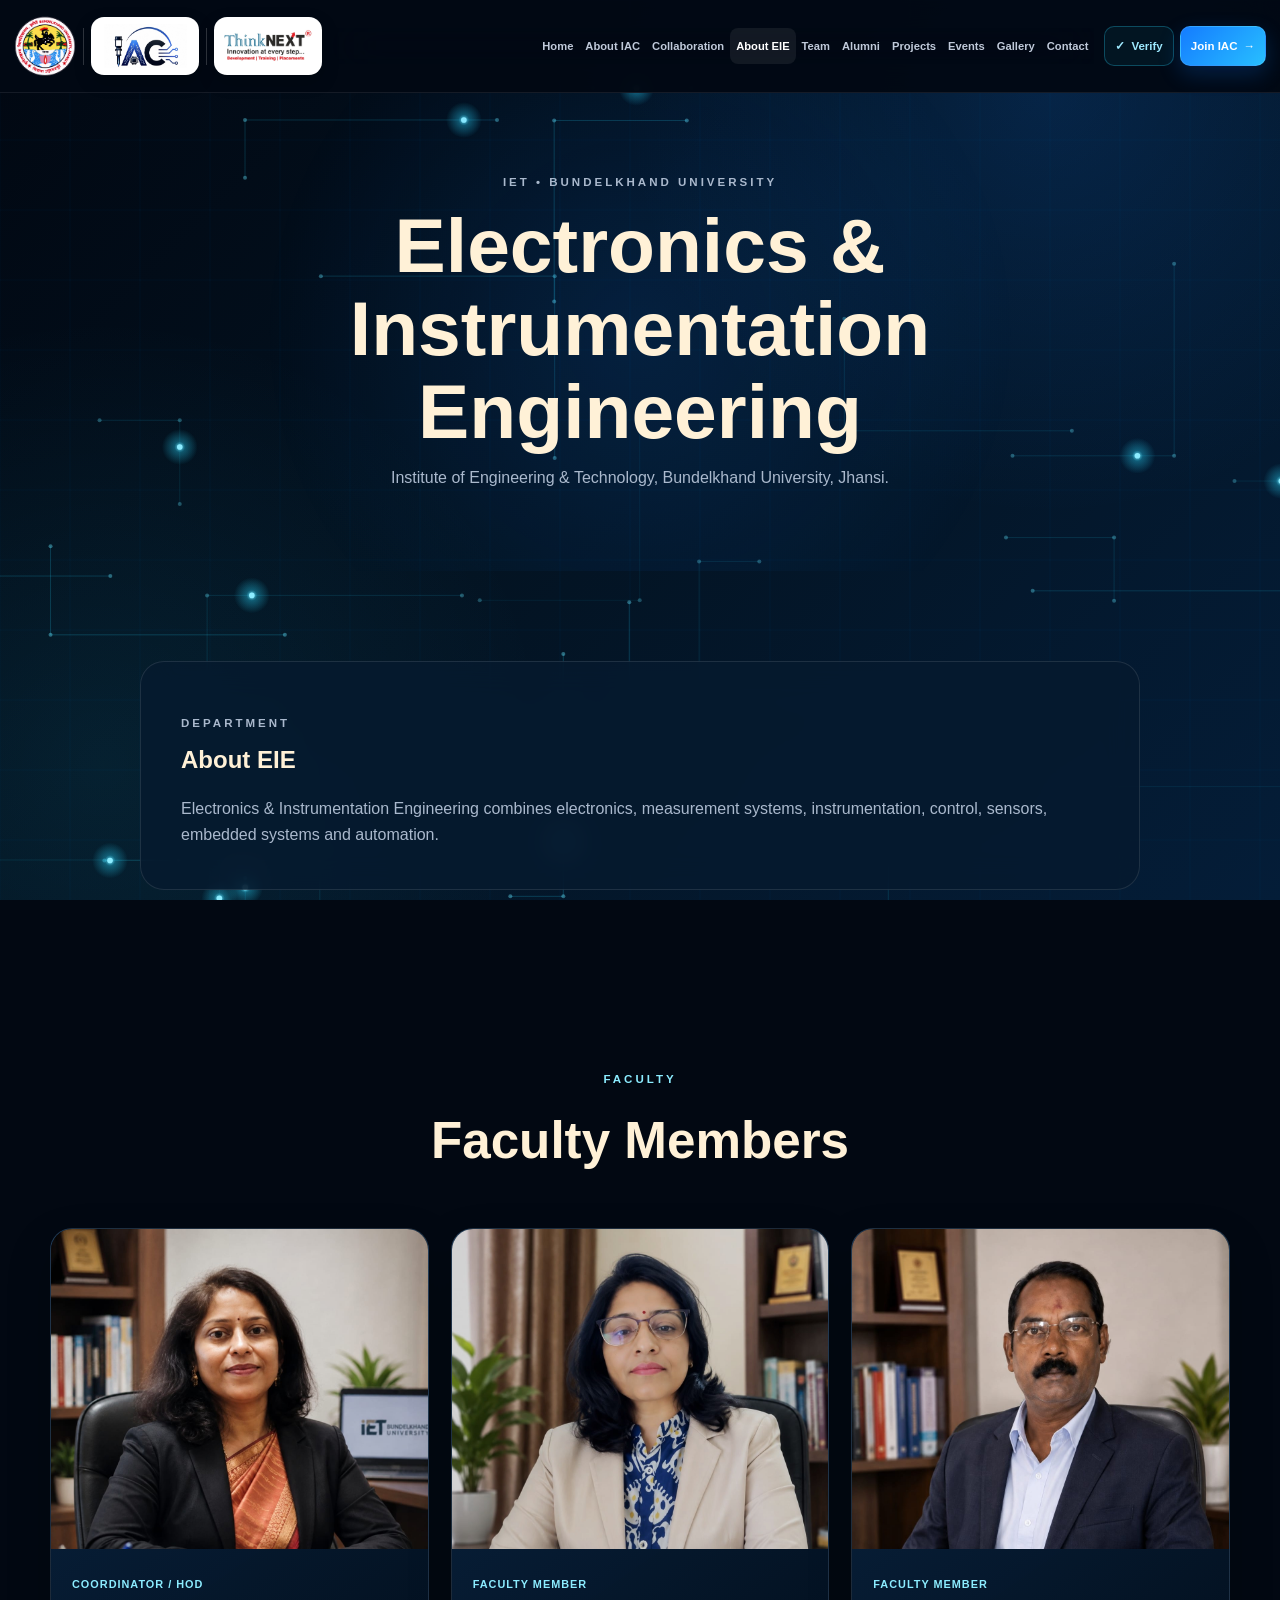
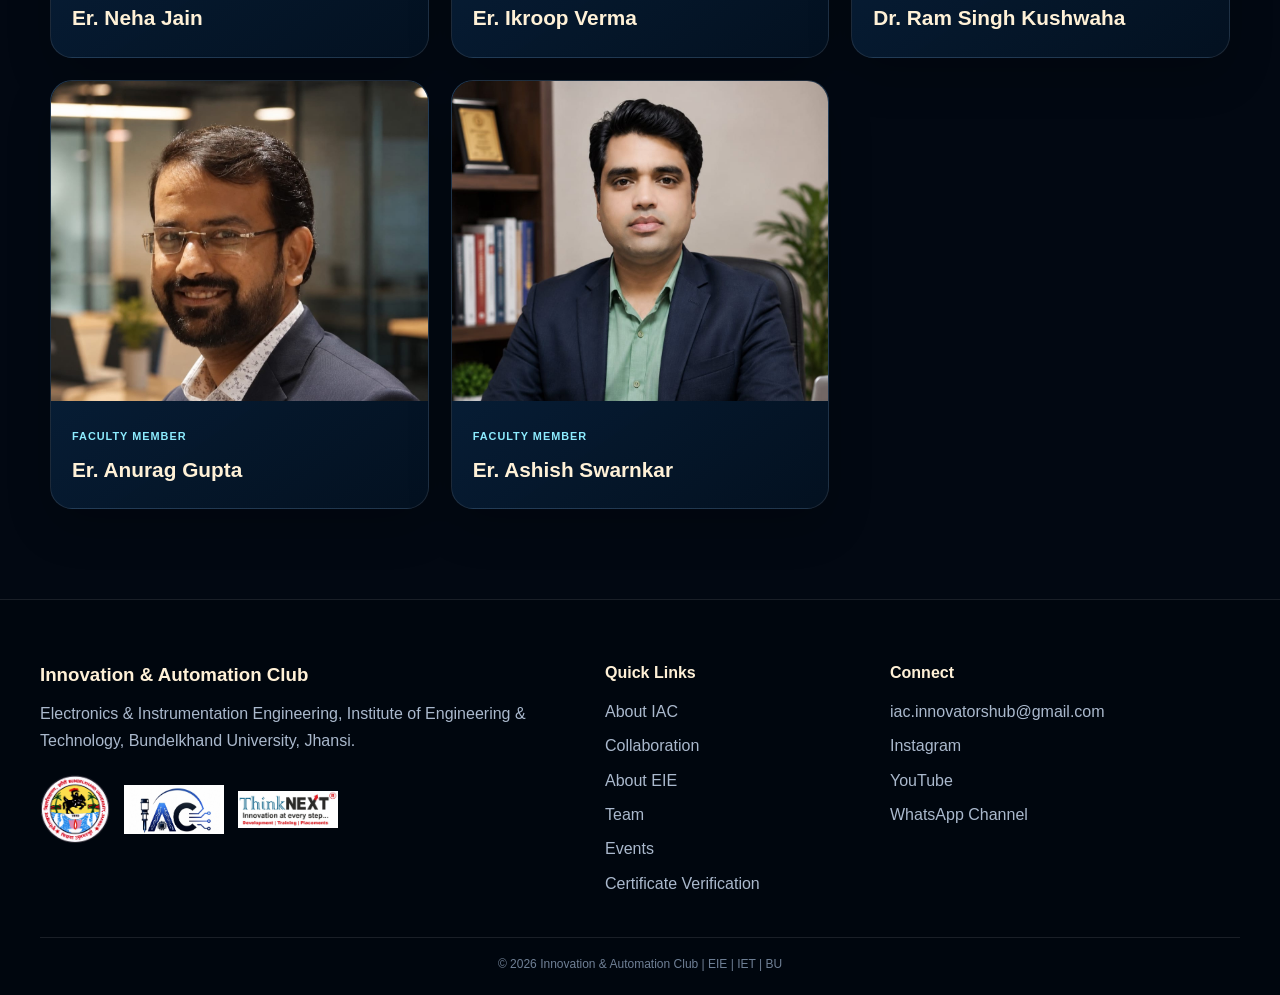
<file: eie.html>
<!DOCTYPE html>
<html lang="en">

<head>
    <meta charset="UTF-8">

    <meta
        name="viewport"
        content="width=device-width, initial-scale=1.0"
    >

    <title>
        Electronics & Instrumentation Engineering
    </title>

    <link
        rel="stylesheet"
        href="style.css"
    >
</head>


<body data-page="eie">

<canvas id="techCircuitCanvas"></canvas>

<div id="scrollProgress"></div>

<div id="site-header"></div>


<main>


<section class="page-hero">

    <div class="page-hero-content reveal">

        <p class="section-label">
            IET • BUNDELKHAND UNIVERSITY
        </p>

        <h1>
            Electronics & Instrumentation Engineering
        </h1>

        <p>

            Institute of Engineering & Technology,
            Bundelkhand University, Jhansi.

        </p>

    </div>

</section>


<section class="section">

    <div class="content-card reveal">

        <p class="section-label">
            DEPARTMENT
        </p>

        <h2>
            About EIE
        </h2>

        <p>

            Electronics & Instrumentation Engineering
            combines electronics, measurement systems,
            instrumentation, control, sensors,
            embedded systems and automation.

        </p>

    </div>

</section>


<section class="section">

    <div class="section-center reveal">

        <p class="section-label">
            FACULTY
        </p>

        <h2 class="section-title">
            Faculty Members
        </h2>

    </div>


    <div class="people-grid">


        <article class="person-card tilt-card reveal">

            <div class="person-image-box">

                <img
                    src="assets/faculty/neha-jain.jpeg"
                    alt="Er. Neha Jain"
                    class="person-image"
                >

            </div>

            <div class="person-info">

                <span class="person-role">
                    Coordinator / HOD
                </span>

                <h3>
                    Er. Neha Jain
                </h3>

            </div>

        </article>


        <article class="person-card tilt-card reveal">

            <div class="person-image-box">

                <img
                    src="assets/faculty/ikroop-verma.jpeg"
                    alt="Er. Ikroop Verma"
                    class="person-image"
                >

            </div>

            <div class="person-info">

                <span class="person-role">
                    Faculty Member
                </span>

                <h3>
                    Er. Ikroop Verma
                </h3>

            </div>

        </article>


        <article class="person-card tilt-card reveal">

            <div class="person-image-box">

                <img
                    src="assets/faculty/ram-singh.jpeg"
                    alt="Dr. Ram Singh Kushwaha"
                    class="person-image"
                >

            </div>

            <div class="person-info">

                <span class="person-role">
                    Faculty Member
                </span>

                <h3>
                    Dr. Ram Singh Kushwaha
                </h3>

            </div>

        </article>


        <article class="person-card tilt-card reveal">

            <div class="person-image-box">

                <img
                    src="assets/faculty/anurag-gupta.jpeg"
                    alt="Er. Anurag Gupta"
                    class="person-image"
                >

            </div>

            <div class="person-info">

                <span class="person-role">
                    Faculty Member
                </span>

                <h3>
                    Er. Anurag Gupta
                </h3>

            </div>

        </article>


        <article class="person-card tilt-card reveal">

            <div class="person-image-box">

                <img
                    src="assets/faculty/ashish-swarnkar.jpeg"
                    alt="Er. Ashish Swarnkar"
                    class="person-image"
                >

            </div>

            <div class="person-info">

                <span class="person-role">
                    Faculty Member
                </span>

                <h3>
                    Er. Ashish Swarnkar
                </h3>

            </div>

        </article>


    </div>

</section>


</main>


<div id="site-footer"></div>

<script src="script.js"></script>

</body>
</html>
</file>
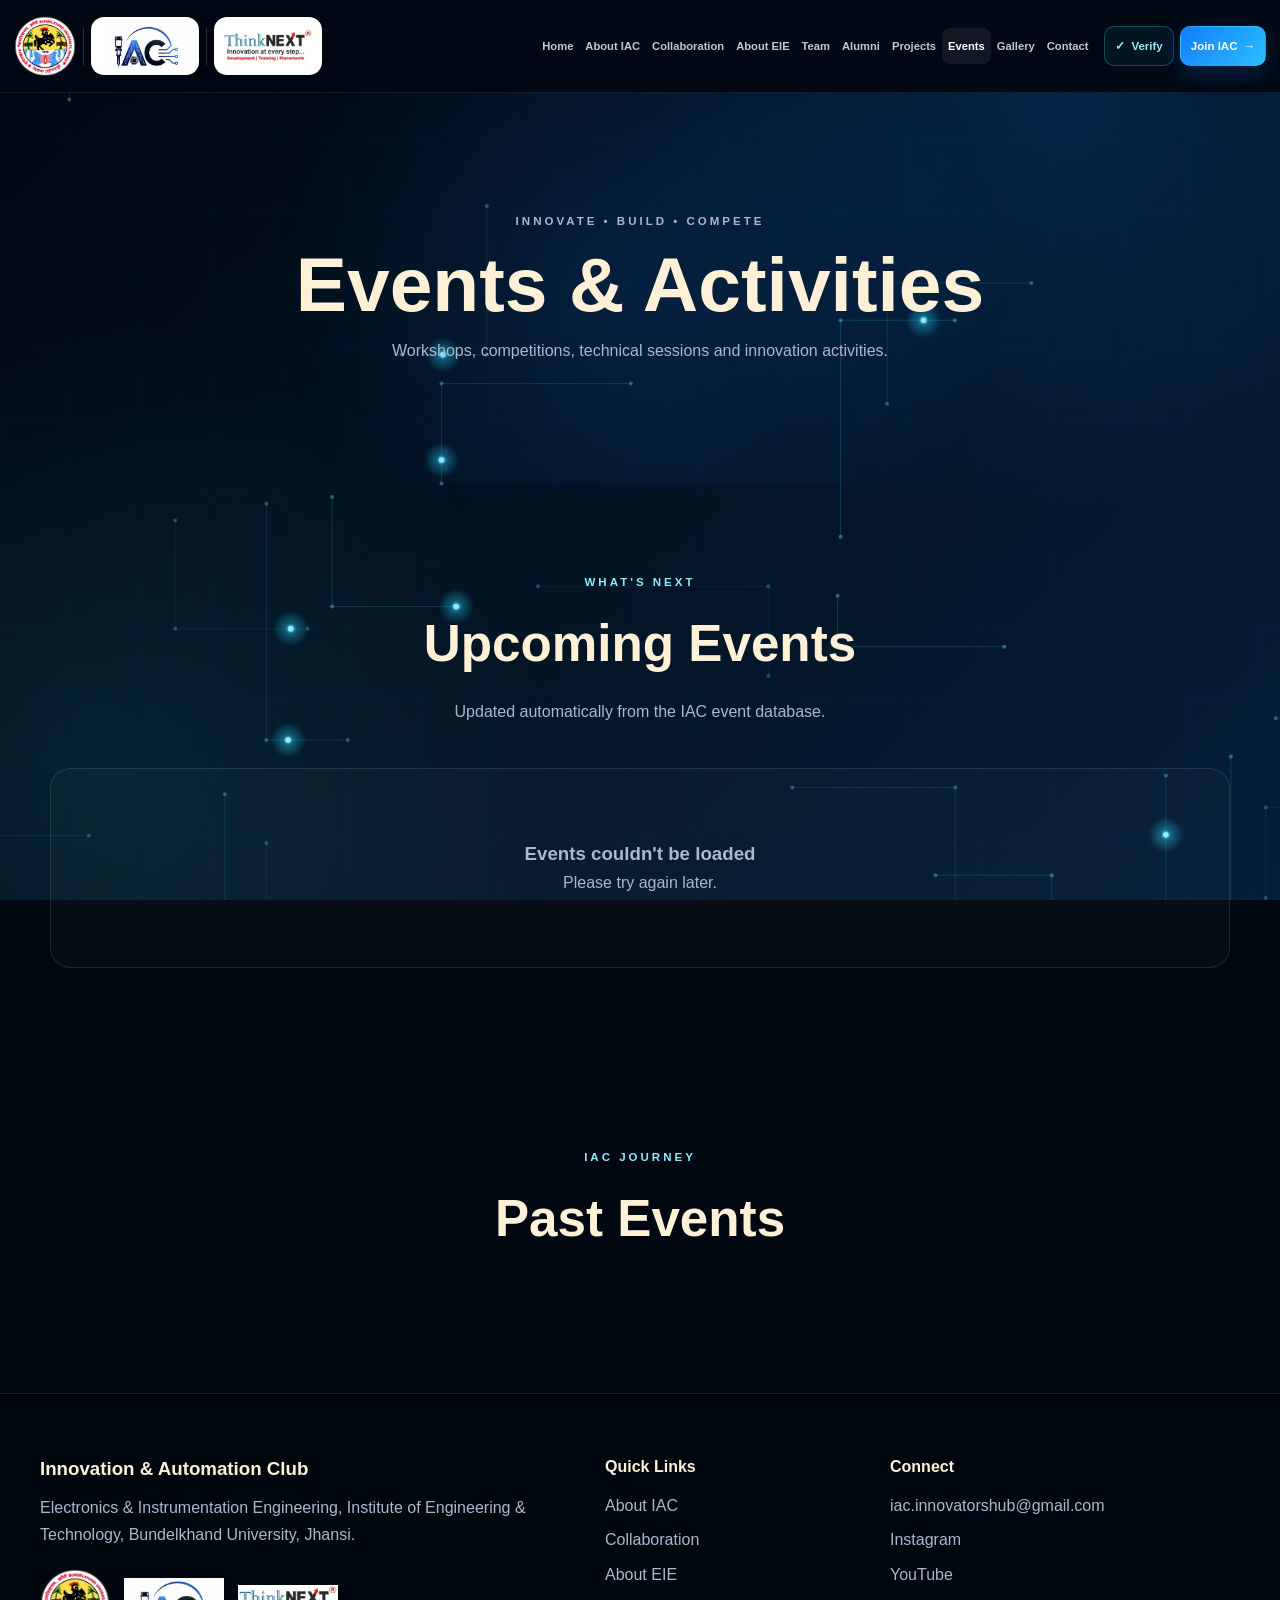
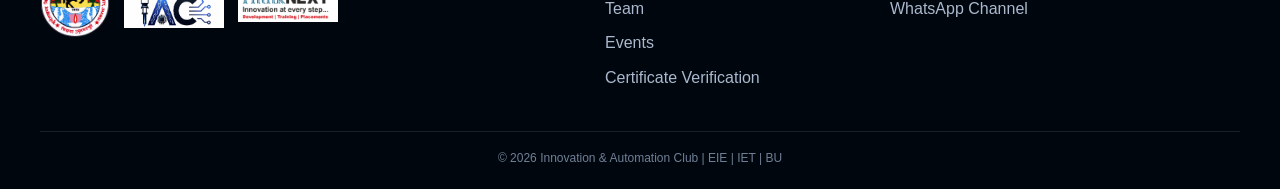
<file: events.html>
<!DOCTYPE html>
<html lang="en">

<head>
    <meta charset="UTF-8">

    <meta
        name="viewport"
        content="width=device-width, initial-scale=1.0"
    >

    <title>IAC Events</title>

    <link
        rel="stylesheet"
        href="style.css"
    >
</head>


<body data-page="events">

<canvas id="techCircuitCanvas"></canvas>

<div id="scrollProgress"></div>

<div id="site-header"></div>


<main>


<section class="page-hero">

    <div class="page-hero-content reveal">

        <p class="section-label">
            INNOVATE • BUILD • COMPETE
        </p>

        <h1>
            Events & Activities
        </h1>

        <p>

            Workshops, competitions,
            technical sessions and
            innovation activities.

        </p>

    </div>

</section>


<section class="section">

    <div class="section-center reveal">

        <p class="section-label">
            WHAT'S NEXT
        </p>

        <h2 class="section-title">
            Upcoming Events
        </h2>

        <p class="section-intro">
            Updated automatically from the IAC event database.
        </p>

    </div>


    <div
        id="upcomingEvents"
        class="events-grid"
    >

        <div class="events-loading">

            <span class="loading-spinner"></span>

            <p>
                Loading upcoming events...
            </p>

        </div>

    </div>

</section>


<section class="section">

    <div class="section-center reveal">

        <p class="section-label">
            IAC JOURNEY
        </p>

        <h2 class="section-title">
            Past Events
        </h2>

    </div>


    <div
        id="pastEvents"
        class="events-grid"
    ></div>

</section>


</main>


<div id="site-footer"></div>

<script src="script.js?v=20261006-4"></script>


</body>
</html>
</file>
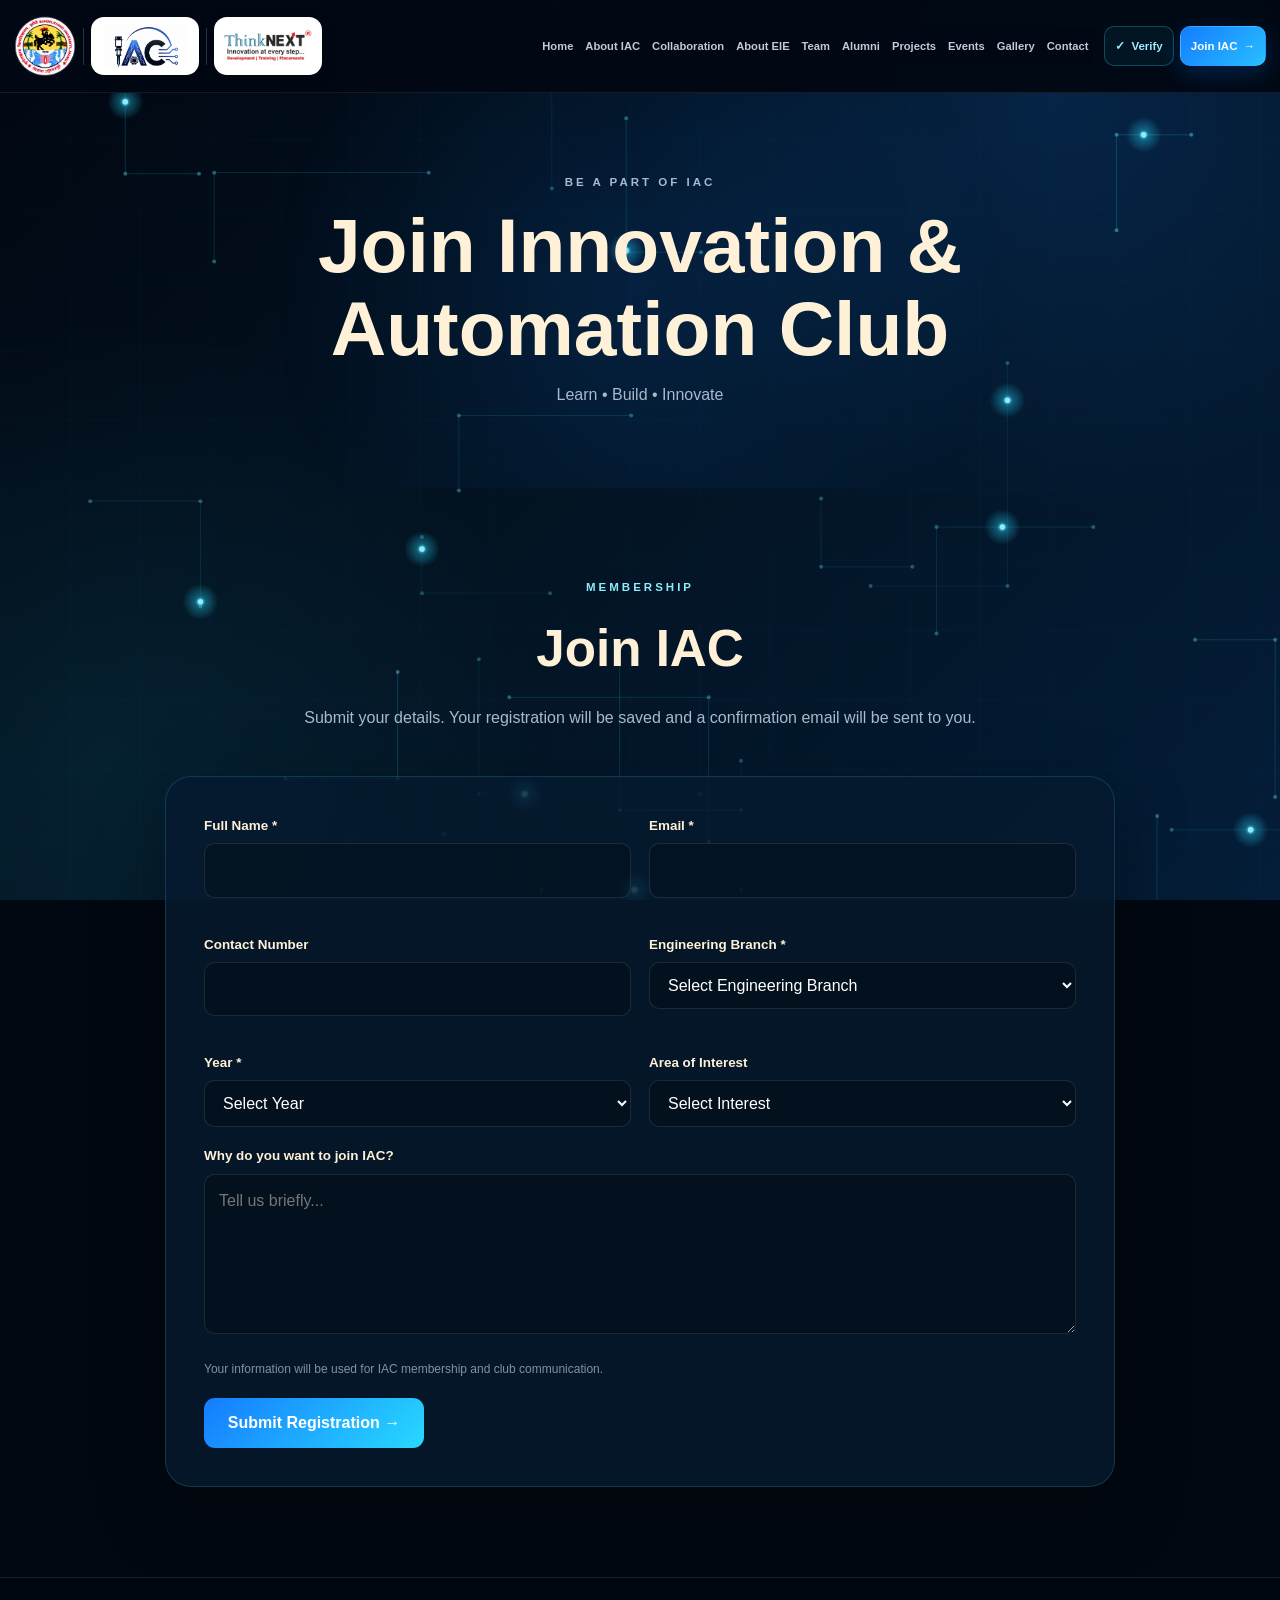
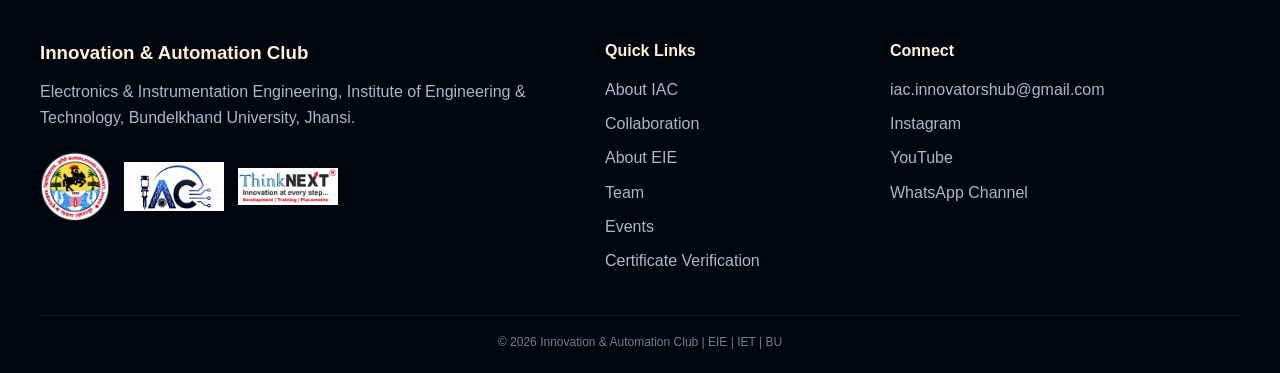
<file: join.html>
<!DOCTYPE html>
<html lang="en">

<head>
    <meta charset="UTF-8">

    <meta
        name="viewport"
        content="width=device-width, initial-scale=1.0"
    >

    <title>Join IAC</title>

    <link
        rel="stylesheet"
        href="style.css"
    >
</head>


<body data-page="join">

<canvas id="techCircuitCanvas"></canvas>

<div id="scrollProgress"></div>

<div id="site-header"></div>


<main>


<section class="page-hero">

    <div class="page-hero-content reveal">

        <p class="section-label">
            BE A PART OF IAC
        </p>

        <h1>
            Join Innovation & Automation Club
        </h1>

        <p>
            Learn • Build • Innovate
        </p>

    </div>

</section>


<section class="section">

    <div class="section-center reveal">

        <p class="section-label">
            MEMBERSHIP
        </p>

        <h2 class="section-title">
            Join IAC
        </h2>

        <p class="section-intro">

            Submit your details. Your registration will
            be saved and a confirmation email will be
            sent to you.

        </p>

    </div>


    <div class="join-form-card reveal">


        <form
            id="membershipForm"
            method="POST"
            target="joinSubmitFrame"
        >


            <input
                type="hidden"
                name="action"
                value="join"
            >


            <!-- Spam honeypot -->

            <input
                type="text"
                name="website"
                tabindex="-1"
                autocomplete="off"
                class="honeypot"
            >


            <div class="form-grid">


                <div class="form-group">

                    <label for="fullName">
                        Full Name *
                    </label>

                    <input
                        id="fullName"
                        name="fullName"
                        type="text"
                        maxlength="100"
                        autocomplete="name"
                        required
                    >

                </div>


                <div class="form-group">

                    <label for="email">
                        Email *
                    </label>

                    <input
                        id="email"
                        name="email"
                        type="email"
                        maxlength="150"
                        autocomplete="email"
                        required
                    >

                </div>


                <div class="form-group">

                    <label for="phone">
                        Contact Number
                    </label>

                    <input
                        id="phone"
                        name="phone"
                        type="tel"
                        maxlength="20"
                        autocomplete="tel"
                    >

                </div>
                <div class="form-group">

    <label for="branch">
        Engineering Branch *
    </label>

    <select
        id="branch"
        name="branch"
        required
    >

        <option value="">
            Select Engineering Branch
        </option>

        <option value="Electronics & Instrumentation Engineering">
            Electronics & Instrumentation Engineering
        </option>

        <option value="Computer Science Engineering">
            Computer Science Engineering
        </option>

        <option value="Electronics & Communication Engineering">
            Electronics & Communication Engineering
        </option>

        <option value="Food Technology">
            Food Technology
        </option>

        <option value="Biotechnology">
            Biotechnology
        </option>

        <option value="Mechanical Engineering">
            Mechanical Engineering
        </option>

    </select>

</div>


                <div class="form-group">

                    <label for="year">
                        Year *
                    </label>

                    <select
                        id="year"
                        name="year"
                        required
                    >

                        <option value="">
                            Select Year
                        </option>

                        <option value="1st Year">
                            1st Year
                        </option>

                        <option value="2nd Year">
                            2nd Year
                        </option>

                        <option value="3rd Year">
                            3rd Year
                        </option>

                        <option value="4th Year">
                            4th Year
                        </option>

                    </select>

                </div>


                <div class="form-group">

                    <label for="interest">
                        Area of Interest
                    </label>

                    <select
                        id="interest"
                        name="interest"
                    >

                        <option value="">
                            Select Interest
                        </option>

                        <option value="Embedded Systems">
                            Embedded Systems
                        </option>

                        <option value="Internet of Things">
                            Internet of Things
                        </option>

                        <option value="Automation">
                            Automation
                        </option>

                        <option value="Robotics">
                            Robotics
                        </option>

                        <option value="Circuit Making">
                            Circuit Making
                        </option>

                        <option value="PCB Designing">
                            PCB Designing
                        </option>

                        <option value="Programming">
                            Programming
                        </option>

                        <option value="Media">
                            Media
                        </option>

                        <option value="Documentation">
                            Documentation
                        </option>

                        <option value="Event Management">
                            Event Management
                        </option>

                    </select>

                </div>


            </div>


            <div class="form-group">

                <label for="message">
                    Why do you want to join IAC?
                </label>

                <textarea
                    id="message"
                    name="message"
                    rows="5"
                    maxlength="1000"
                    placeholder="Tell us briefly..."
                ></textarea>

            </div>


            <p class="form-privacy">

                Your information will be used for
                IAC membership and club communication.

            </p>


            <button
                id="membershipSubmitButton"
                type="submit"
                class="btn join-submit-btn"
            >
                Submit Registration →
            </button>


            <div
                id="formMessage"
                class="form-message"
                aria-live="polite"
            ></div>


        </form>


        <iframe
            id="joinSubmitFrame"
            name="joinSubmitFrame"
            title="IAC registration submission"
            class="hidden-frame"
        ></iframe>


    </div>

</section>


</main>


<div id="site-footer"></div>

<script src="script.js?v=20261006-4"></script>

</body>
</html>
</file>
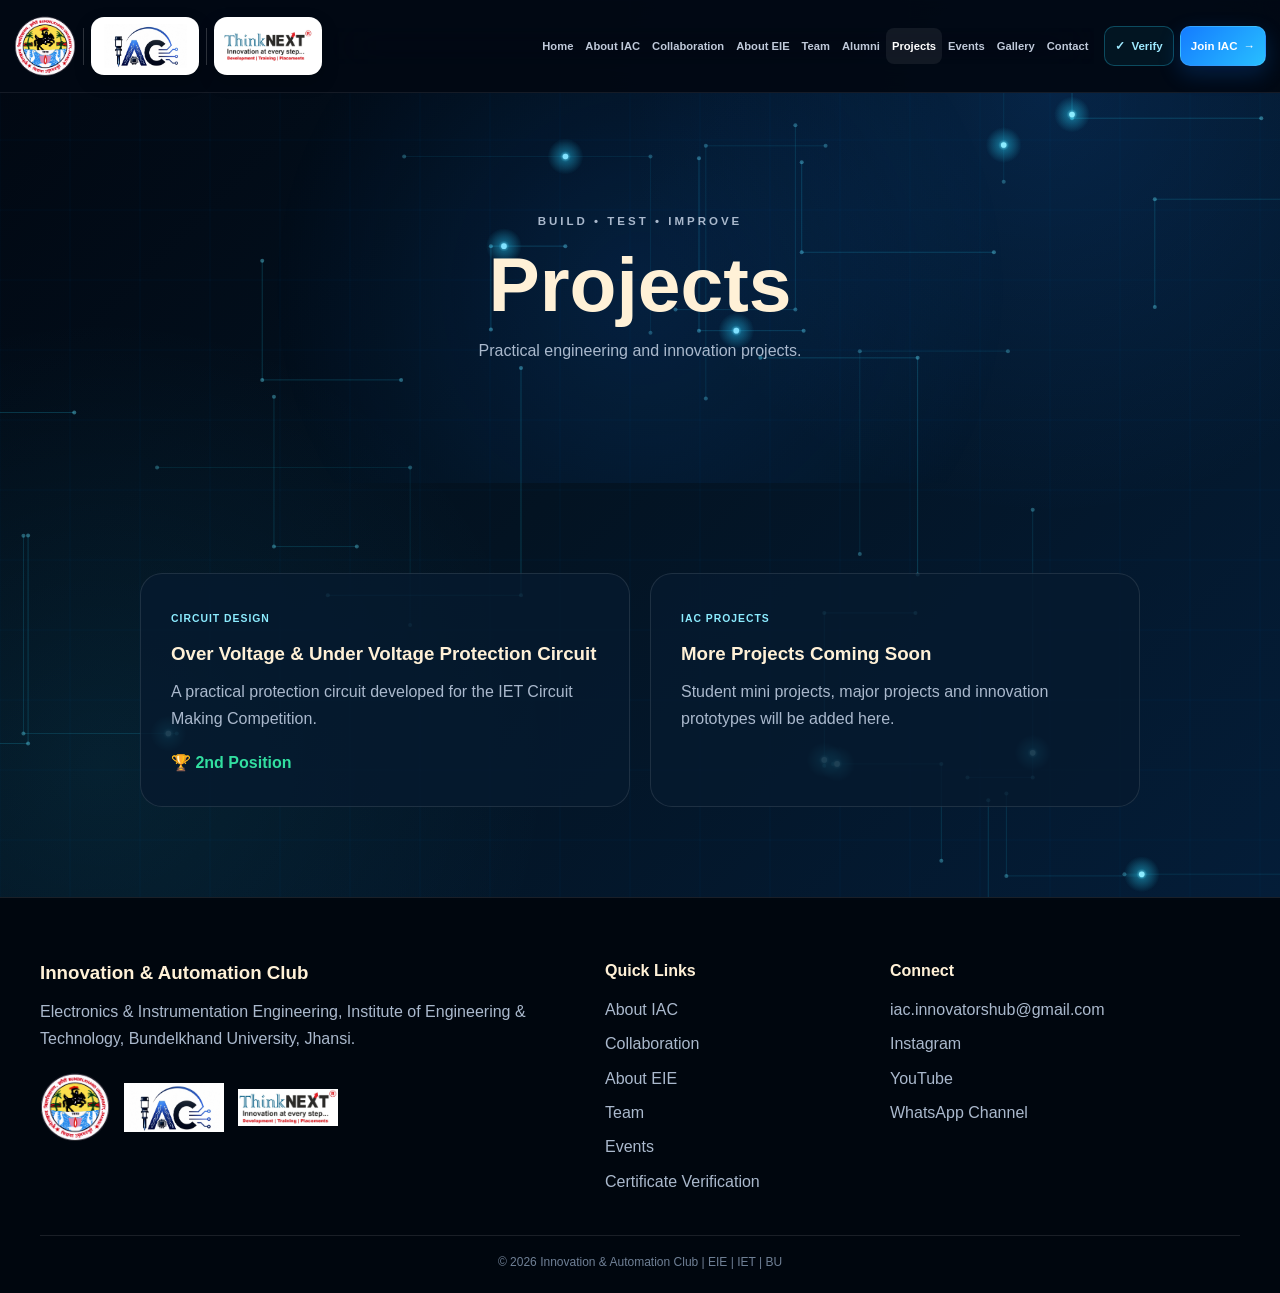
<file: projects.html>
<!DOCTYPE html>
<html lang="en">

<head>
    <meta charset="UTF-8">

    <meta
        name="viewport"
        content="width=device-width, initial-scale=1.0"
    >

    <title>IAC Projects</title>

    <link
        rel="stylesheet"
        href="style.css"
    >
</head>


<body data-page="projects">

<canvas id="techCircuitCanvas"></canvas>

<div id="scrollProgress"></div>

<div id="site-header"></div>


<main>


<section class="page-hero">

    <div class="page-hero-content reveal">

        <p class="section-label">
            BUILD • TEST • IMPROVE
        </p>

        <h1>
            Projects
        </h1>

        <p>
            Practical engineering and innovation projects.
        </p>

    </div>

</section>


<section class="section">

    <div class="project-grid">


        <article class="project-card tilt-card reveal">

            <span class="project-tag">
                CIRCUIT DESIGN
            </span>

            <h3>
                Over Voltage & Under Voltage
                Protection Circuit
            </h3>

            <p>

                A practical protection circuit developed
                for the IET Circuit Making Competition.

            </p>

            <div class="project-result">
                🏆 2nd Position
            </div>

        </article>


        <article class="project-card tilt-card reveal">

            <span class="project-tag">
                IAC PROJECTS
            </span>

            <h3>
                More Projects Coming Soon
            </h3>

            <p>

                Student mini projects, major projects
                and innovation prototypes will be
                added here.

            </p>

        </article>


    </div>

</section>


</main>


<div id="site-footer"></div>

<script src="script.js"></script>

</body>
</html>
</file>
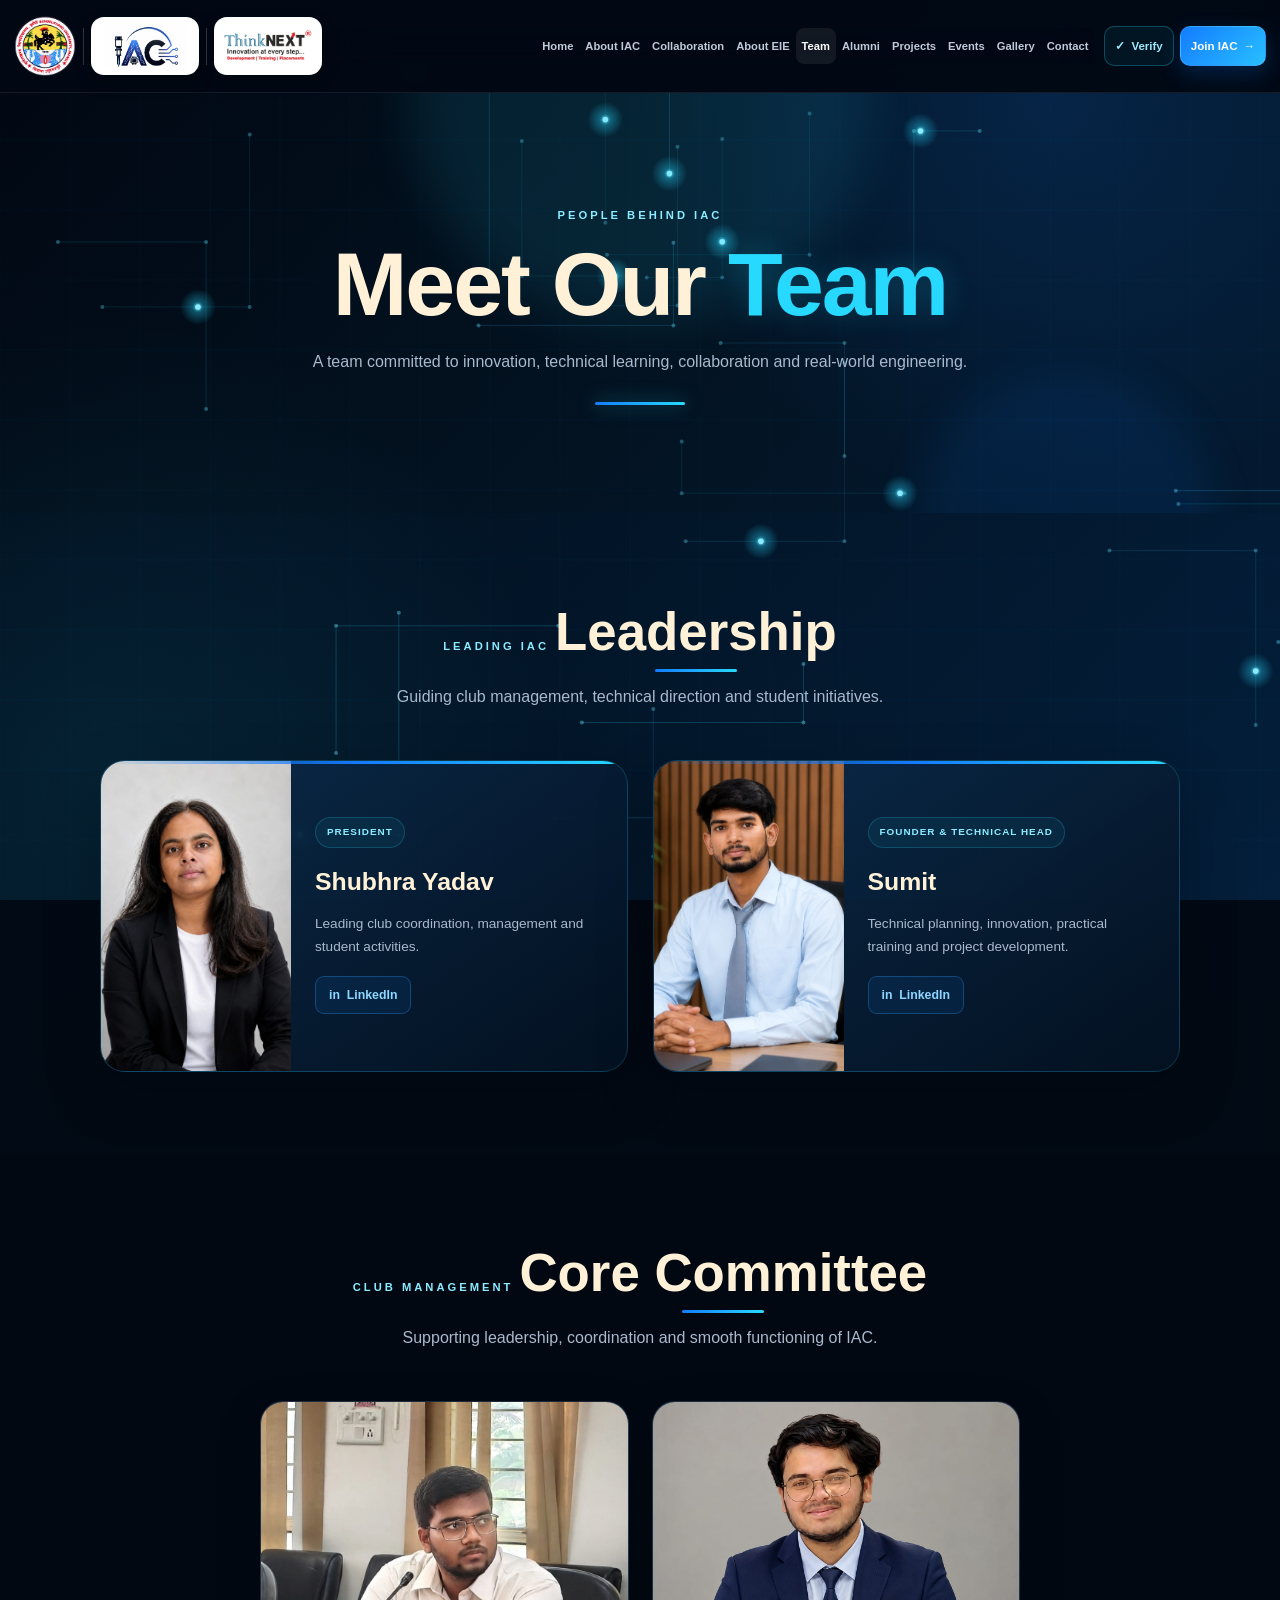
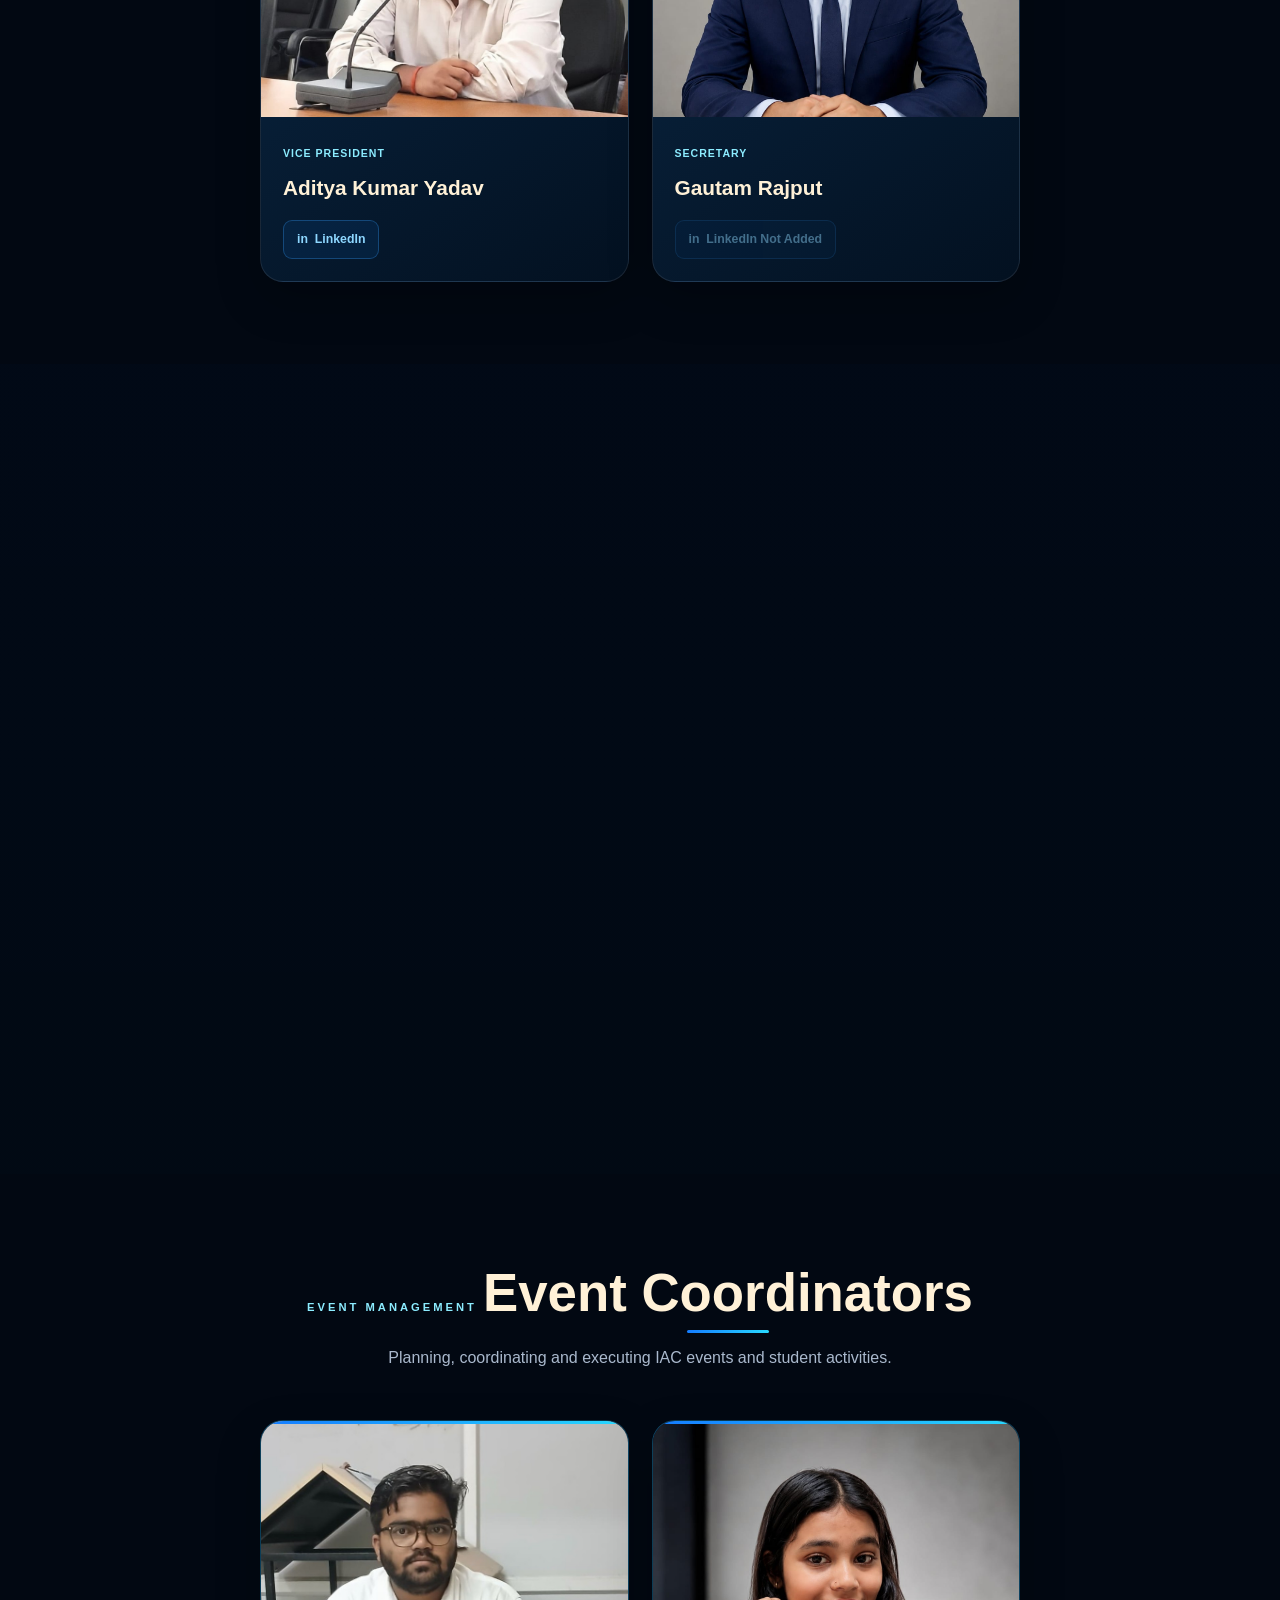
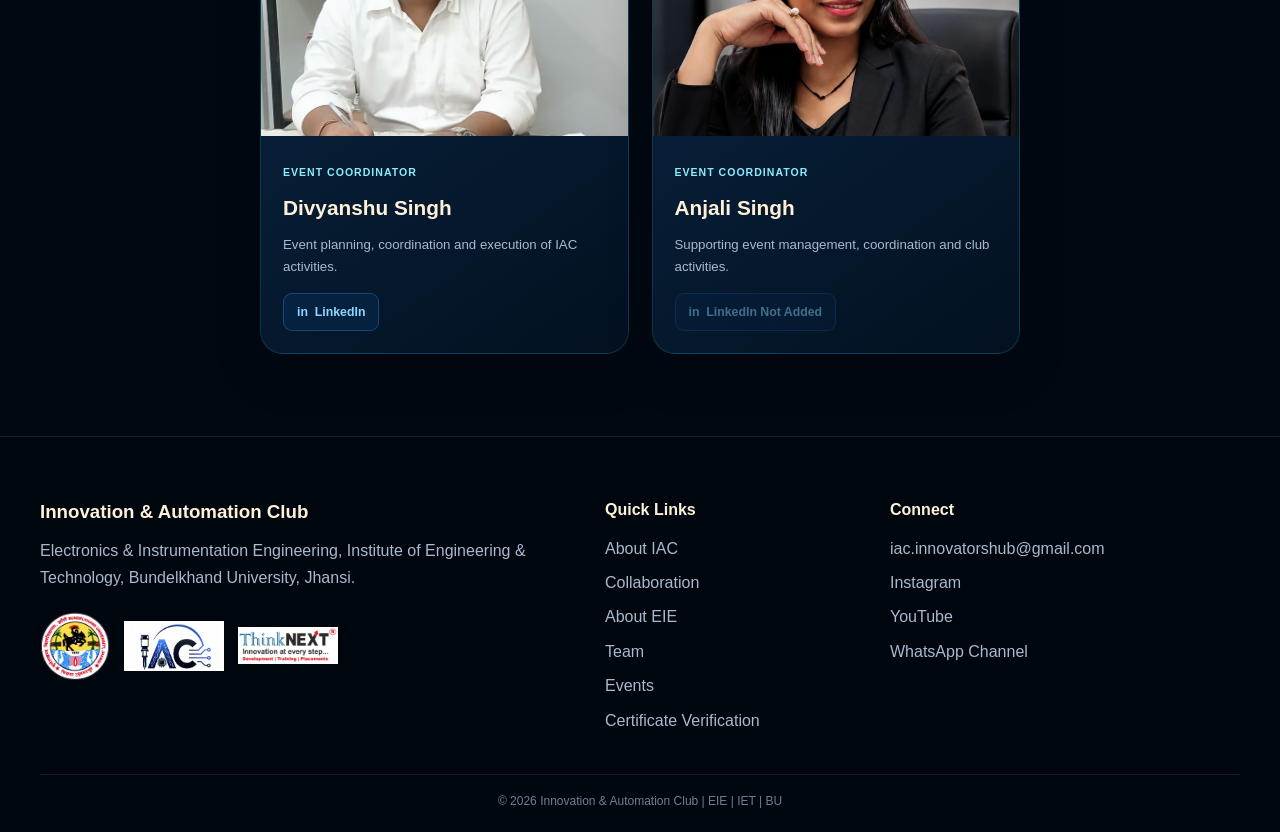
<file: team.html>
<!DOCTYPE html>
<html lang="en">

<head>

    <meta charset="UTF-8">

    <meta
        name="viewport"
        content="width=device-width, initial-scale=1.0"
    >

    <title>
        IAC Team | Innovation & Automation Club
    </title>

    <link
        rel="stylesheet"
        href="style.css"
    >


    <!-- =====================================================
         TEAM PAGE ONLY CSS
    ====================================================== -->

    <style>

        /* =====================================================
           PAGE
        ====================================================== */

        .iac-team-page {
            position: relative;
            overflow: hidden;
        }


        /* =====================================================
           HERO
        ====================================================== */

        .iac-team-hero {
            position: relative;

            min-height: 420px;

            padding: 90px 20px;

            display: flex;
            align-items: center;
            justify-content: center;

            text-align: center;

            overflow: hidden;
        }


        .iac-team-hero::before {
            content: "";

            position: absolute;

            width: 460px;
            height: 460px;

            top: -230px;
            left: 50%;

            transform: translateX(-50%);

            border-radius: 50%;

            background:
                rgba(40, 217, 255, 0.10);

            filter: blur(25px);

            pointer-events: none;

            animation:
                heroGlowMove 6s ease-in-out infinite alternate;
        }


        .iac-team-hero::after {
            content: "";

            position: absolute;

            width: 300px;
            height: 300px;

            bottom: -160px;
            right: 5%;

            border-radius: 50%;

            background:
                rgba(20, 124, 255, 0.09);

            filter: blur(20px);

            pointer-events: none;

            animation:
                heroGlowMoveTwo 7s ease-in-out infinite alternate;
        }


        @keyframes heroGlowMove {

            to {
                transform:
                    translateX(-50%)
                    translateY(45px)
                    scale(1.15);
            }

        }


        @keyframes heroGlowMoveTwo {

            to {
                transform:
                    translate(-60px, -40px)
                    scale(1.15);
            }

        }


        .iac-team-hero-content {
            position: relative;
            z-index: 2;

            width: min(900px, 100%);
        }


        .iac-team-label {
            color: #8cecff;

            font-size: 0.70rem;
            font-weight: 800;

            letter-spacing: 3px;

            text-transform: uppercase;
        }


        .iac-team-hero h1 {
            margin-top: 13px;

            color: #fff1d7;

            font-size:
                clamp(
                    3rem,
                    7vw,
                    5.6rem
                );

            line-height: 1;

            letter-spacing: -2px;
        }


        .iac-team-hero h1 span {
            color: #28d9ff;

            text-shadow:
                0 0 28px
                rgba(40, 217, 255, 0.22);
        }


        .iac-team-hero p {
            max-width: 720px;

            margin: 18px auto 0;

            color: #aab9cd;

            font-size: 1rem;

            line-height: 1.8;
        }


        .iac-team-hero-line {
            width: 90px;
            height: 3px;

            margin: 26px auto 0;

            border-radius: 30px;

            background:
                linear-gradient(
                    90deg,
                    #147cff,
                    #28d9ff
                );

            box-shadow:
                0 0 18px
                rgba(40, 217, 255, 0.55);

            animation:
                teamLineGlow 2.6s ease-in-out infinite;
        }


        @keyframes teamLineGlow {

            0%,
            100% {
                width: 90px;
            }

            50% {
                width: 145px;

                box-shadow:
                    0 0 28px
                    rgba(40, 217, 255, 0.78);
            }

        }


        /* =====================================================
           SECTIONS
        ====================================================== */

        .iac-team-section {
            position: relative;

            width: 100%;

            padding:
                82px 22px;
        }


        .iac-team-section:nth-of-type(even) {
            background:
                linear-gradient(
                    180deg,
                    rgba(20, 124, 255, 0.018),
                    rgba(40, 217, 255, 0.012)
                );
        }


        .iac-team-section-heading {
            width: min(820px, 100%);

            margin: auto;

            text-align: center;
        }


        .iac-team-section-heading h2 {
            position: relative;

            display: inline-block;

            margin-top: 8px;

            color: #fff1d7;

            font-size:
                clamp(
                    2rem,
                    5vw,
                    3.3rem
                );

            line-height: 1.1;
        }


        .iac-team-section-heading h2::after {
            content: "";

            position: absolute;

            left: 50%;
            bottom: -11px;

            width: 0;
            height: 3px;

            transform:
                translateX(-50%);

            border-radius: 30px;

            background:
                linear-gradient(
                    90deg,
                    #147cff,
                    #28d9ff
                );

            transition:
                width 0.8s ease;
        }


        .iac-team-section-heading.visible h2::after {
            width: 82px;
        }


        .iac-team-section-heading p {
            max-width: 670px;

            margin:
                22px auto 0;

            color: #aab9cd;

            line-height: 1.8;
        }


        /* =====================================================
           LEADERSHIP
        ====================================================== */

        .iac-leadership-grid {
            width: min(1080px, 100%);

            margin: 48px auto 0;

            display: grid;

            grid-template-columns:
                repeat(
                    2,
                    minmax(0, 1fr)
                );

            gap: 25px;
        }


        .iac-leadership-card {
            --mx: 50%;
            --my: 30%;

            position: relative;

            min-width: 0;

            display: grid;

            grid-template-columns:
                190px minmax(0, 1fr);

            overflow: hidden;

            border:
                1px solid
                rgba(40, 217, 255, 0.18);

            border-radius: 25px;

            background:
                linear-gradient(
                    145deg,
                    rgba(11, 43, 75, 0.95),
                    rgba(3, 17, 33, 0.98)
                );

            box-shadow:
                0 20px 55px
                rgba(0, 0, 0, 0.25);

            transform-style: preserve-3d;

            transition:
                transform 0.25s ease,
                border-color 0.35s ease,
                box-shadow 0.35s ease;
        }


        .iac-leadership-card::before {
            content: "";

            position: absolute;

            inset: 0;

            z-index: 4;

            pointer-events: none;

            opacity: 0;

            background:
                radial-gradient(
                    340px circle at var(--mx) var(--my),
                    rgba(40, 217, 255, 0.13),
                    transparent 50%
                );

            transition:
                opacity 0.35s ease;
        }


        .iac-leadership-card:hover::before {
            opacity: 1;
        }


        .iac-leadership-card::after {
            content: "";

            position: absolute;

            top: 0;
            left: 0;

            z-index: 5;

            width: 100%;
            height: 3px;

            background:
                linear-gradient(
                    90deg,
                    transparent,
                    #147cff,
                    #28d9ff,
                    #147cff,
                    transparent
                );

            background-size:
                200% 100%;

            animation:
                movingCardLine 4.5s linear infinite;
        }


        @keyframes movingCardLine {

            to {
                background-position:
                    -200% 0;
            }

        }


        .iac-leadership-card:hover {
            border-color:
                rgba(40, 217, 255, 0.42);

            box-shadow:
                0 30px 75px
                rgba(0, 0, 0, 0.36);
        }


        .iac-leadership-photo-box {
            width: 100%;
            height: 310px;

            overflow: hidden;

            background:
                #07182b;
        }


        .iac-leadership-photo {
            width: 100%;
            height: 100%;

            display: block;

            object-fit: cover;
            object-position: center top;

            transition:
                transform 0.55s ease,
                filter 0.55s ease;
        }


        .iac-leadership-card:hover
        .iac-leadership-photo {
            transform:
                scale(1.06);

            filter:
                brightness(1.04)
                saturate(1.05);
        }


        .iac-leadership-info {
            position: relative;
            z-index: 2;

            padding:
                29px 24px;

            display: flex;

            flex-direction: column;

            align-items: flex-start;
            justify-content: center;
        }


        /* =====================================================
           ROLE BADGE
        ====================================================== */

        .iac-role-badge {
            display: inline-flex;

            padding:
                6px 11px;

            border:
                1px solid
                rgba(40, 217, 255, 0.20);

            border-radius: 30px;

            background:
                rgba(40, 217, 255, 0.06);

            color: #8cecff;

            font-size: 0.62rem;
            font-weight: 800;

            letter-spacing: 1px;

            text-transform: uppercase;

            animation:
                roleSoftGlow 3.2s ease-in-out infinite;
        }


        @keyframes roleSoftGlow {

            0%,
            100% {
                text-shadow:
                    0 0 0
                    rgba(40, 217, 255, 0);
            }

            50% {
                text-shadow:
                    0 0 12px
                    rgba(40, 217, 255, 0.40);
            }

        }


        .iac-leadership-info h3 {
            margin-top: 14px;

            color: #fff1d7;

            font-size: 1.55rem;
        }


        .iac-leadership-info p {
            margin:
                9px 0 18px;

            color: #aab9cd;

            font-size: 0.85rem;

            line-height: 1.7;
        }


        /* =====================================================
           TEAM GRID
        ====================================================== */

        .iac-team-grid {
            width: min(1050px, 100%);

            margin: 48px auto 0;

            display: grid;

            gap: 23px;
        }


        .iac-core-grid {
            width: min(760px, 100%);

            grid-template-columns:
                repeat(
                    2,
                    minmax(0, 1fr)
                );
        }


        .iac-functional-grid {
            grid-template-columns:
                repeat(
                    3,
                    minmax(0, 1fr)
                );
        }


        .iac-event-grid {
            width: min(760px, 100%);

            grid-template-columns:
                repeat(
                    2,
                    minmax(0, 1fr)
                );
        }


        /* =====================================================
           MEMBER CARD
        ====================================================== */

        .iac-member-card {
            --mx: 50%;
            --my: 30%;

            position: relative;

            min-width: 0;

            overflow: hidden;

            border:
                1px solid
                rgba(255, 255, 255, 0.09);

            border-radius: 23px;

            background:
                linear-gradient(
                    145deg,
                    rgba(11, 43, 75, 0.92),
                    rgba(3, 17, 33, 0.98)
                );

            box-shadow:
                0 18px 45px
                rgba(0, 0, 0, 0.22);

            transform-style: preserve-3d;

            transition:
                transform 0.25s ease,
                border-color 0.35s ease,
                box-shadow 0.35s ease;
        }


        .iac-member-card::after {
            content: "";

            position: absolute;

            inset: 0;

            z-index: 5;

            pointer-events: none;

            opacity: 0;

            background:
                radial-gradient(
                    300px circle at var(--mx) var(--my),
                    rgba(40, 217, 255, 0.13),
                    transparent 52%
                );

            transition:
                opacity 0.35s ease;
        }


        .iac-member-card:hover::after {
            opacity: 1;
        }


        .iac-member-card:hover {
            border-color:
                rgba(40, 217, 255, 0.36);

            box-shadow:
                0 28px 65px
                rgba(0, 0, 0, 0.34);
        }


        .iac-member-photo-box {
            width: 100%;
            height: 315px;

            overflow: hidden;

            background:
                #07182b;
        }


        .iac-member-photo {
            width: 100%;
            height: 100%;

            display: block;

            object-fit: cover;

            object-position:
                center top;

            transition:
                transform 0.55s ease,
                filter 0.55s ease;
        }


        .iac-member-card:hover
        .iac-member-photo {
            transform:
                scale(1.06);

            filter:
                brightness(1.04)
                saturate(1.04);
        }


        .iac-member-info {
            position: relative;
            z-index: 2;

            padding:
                22px;
        }


        .iac-member-role {
            color: #8cecff;

            font-size: 0.66rem;
            font-weight: 800;

            letter-spacing: 1px;

            text-transform: uppercase;

            animation:
                roleSoftGlow 3.2s ease-in-out infinite;
        }


        .iac-member-info h3 {
            margin-top: 6px;

            color: #fff1d7;

            font-size: 1.3rem;
        }


        .iac-member-info p {
            margin-top: 9px;

            color: #aab9cd;

            font-size: 0.83rem;

            line-height: 1.65;
        }


        .iac-member-social {
            margin-top: 15px;
        }


        /* =====================================================
           LINKEDIN
        ====================================================== */

        .iac-linkedin-btn {
            position: relative;

            overflow: hidden;

            display: inline-flex;

            align-items: center;
            justify-content: center;

            gap: 6px;

            padding:
                8px 13px;

            border:
                1px solid
                rgba(55, 160, 255, 0.30);

            border-radius: 9px;

            background:
                rgba(10, 102, 194, 0.13);

            color: #8ed7ff;

            font-size: 0.77rem;
            font-weight: 700;

            transition:
                transform 0.3s ease,
                background 0.3s ease,
                border-color 0.3s ease,
                box-shadow 0.3s ease;
        }


        .iac-linkedin-btn::before {
            content: "";

            position: absolute;

            top: -30%;
            left: -60px;

            width: 30px;
            height: 160%;

            transform:
                rotate(20deg);

            background:
                rgba(255, 255, 255, 0.20);

            transition:
                left 0.5s ease;
        }


        .iac-linkedin-btn:hover::before {
            left:
                calc(100% + 60px);
        }


        .iac-linkedin-btn:hover {
            transform:
                translateY(-3px);

            border-color:
                rgba(55, 160, 255, 0.55);

            background:
                rgba(10, 102, 194, 0.25);

            box-shadow:
                0 8px 20px
                rgba(10, 102, 194, 0.15);
        }


        .iac-linkedin-btn.disabled {
            opacity: 0.45;

            cursor: default;

            pointer-events: none;
        }


        /* =====================================================
           EVENT COORDINATORS
        ====================================================== */

        .iac-event-card {
            border:
                1px solid
                rgba(40, 217, 255, 0.17);

            animation:
                eventCardBreath 4s ease-in-out infinite;
        }


        .iac-event-card::before {
            content: "";

            position: absolute;

            top: 0;
            left: 0;

            z-index: 7;

            width: 100%;
            height: 3px;

            background:
                linear-gradient(
                    90deg,
                    #147cff,
                    #28d9ff,
                    #147cff
                );

            background-size:
                200% 100%;

            animation:
                movingCardLine 4s linear infinite;
        }


        @keyframes eventCardBreath {

            0%,
            100% {
                box-shadow:
                    0 18px 45px
                    rgba(0, 0, 0, 0.22);
            }

            50% {
                box-shadow:
                    0 22px 58px
                    rgba(20, 124, 255, 0.16);
            }

        }


        /* =====================================================
           SCROLL REVEAL
        ====================================================== */

        .iac-team-reveal {
            opacity: 0;

            transform:
                translateY(32px);

            transition:
                opacity 0.75s ease,
                transform 0.75s ease;
        }


        .iac-team-reveal.visible {
            opacity: 1;

            transform:
                translateY(0);
        }


        .iac-team-grid
        .iac-team-reveal:nth-child(2) {
            transition-delay: 0.10s;
        }


        .iac-team-grid
        .iac-team-reveal:nth-child(3) {
            transition-delay: 0.20s;
        }


        .iac-leadership-grid
        .iac-team-reveal:nth-child(2) {
            transition-delay: 0.12s;
        }


        /* =====================================================
           TABLET
        ====================================================== */

        @media (max-width: 900px) {

            .iac-leadership-grid {
                grid-template-columns: 1fr;
            }


            .iac-leadership-card {
                grid-template-columns:
                    220px minmax(0, 1fr);
            }


            .iac-functional-grid {
                grid-template-columns:
                    repeat(
                        2,
                        minmax(0, 1fr)
                    );
            }

        }


        /* =====================================================
           MOBILE
        ====================================================== */

        @media (max-width: 700px) {

            .iac-team-section {
                padding:
                    65px 15px;
            }


            .iac-leadership-card {
                grid-template-columns: 1fr;
            }


            .iac-leadership-photo-box {
                height: 390px;
            }


            .iac-leadership-info {
                align-items: center;

                text-align: center;
            }


            .iac-core-grid,
            .iac-functional-grid,
            .iac-event-grid {
                width: min(430px, 100%);

                grid-template-columns: 1fr;
            }


            .iac-member-photo-box {
                height: 360px;
            }

        }


        /* =====================================================
           SMALL MOBILE
        ====================================================== */

        @media (max-width: 430px) {

            .iac-team-hero {
                min-height: 350px;

                padding:
                    65px 14px;
            }


            .iac-team-hero h1 {
                font-size:
                    clamp(
                        2.7rem,
                        14vw,
                        3.8rem
                    );
            }


            .iac-leadership-photo-box {
                height: 340px;
            }


            .iac-member-photo-box {
                height: 320px;
            }


            .iac-leadership-info,
            .iac-member-info {
                padding:
                    20px 17px;
            }


            .iac-linkedin-btn {
                width: 100%;
            }

        }


        /* =====================================================
           REDUCED MOTION
        ====================================================== */

        @media (prefers-reduced-motion: reduce) {

            .iac-team-reveal {
                opacity: 1;

                transform: none;

                transition: none;
            }


            .iac-team-hero::before,
            .iac-team-hero::after,
            .iac-team-hero-line,
            .iac-role-badge,
            .iac-member-role,
            .iac-leadership-card::after,
            .iac-event-card,
            .iac-event-card::before {
                animation: none !important;
            }

        }

    </style>

</head>


<body data-page="team">


<canvas id="techCircuitCanvas"></canvas>

<div id="scrollProgress"></div>

<div id="site-header"></div>


<main class="iac-team-page">


<!-- =====================================================
     HERO
===================================================== -->

<section class="iac-team-hero">

    <div class="iac-team-hero-content iac-team-reveal">

        <span class="iac-team-label">
            PEOPLE BEHIND IAC
        </span>


        <h1>
            Meet Our
            <span>Team</span>
        </h1>


        <p>
            A team committed to innovation,
            technical learning, collaboration
            and real-world engineering.
        </p>


        <div class="iac-team-hero-line"></div>

    </div>

</section>



<!-- =====================================================
     1. LEADERSHIP
===================================================== -->

<section class="iac-team-section">

    <div class="iac-team-section-heading iac-team-reveal">

        <span class="iac-team-label">
            LEADING IAC
        </span>


        <h2>
            Leadership
        </h2>


        <p>
            Guiding club management,
            technical direction and student initiatives.
        </p>

    </div>



    <div class="iac-leadership-grid">


        <!-- SHUBHRA -->

        <article
            class="iac-leadership-card iac-team-reveal iac-tilt-card"
        >

            <div class="iac-leadership-photo-box">

                <img
                    src="assets/team/shubhra.jpeg"
                    alt="Shubhra Yadav"
                    class="iac-leadership-photo"
                >

            </div>


            <div class="iac-leadership-info">

                <span class="iac-role-badge">
                    President
                </span>


                <h3>
                    Shubhra Yadav
                </h3>


                <p>
                    Leading club coordination,
                    management and student activities.
                </p>


                <a
                    href="https://www.linkedin.com/in/shubhra-yadav-846218398"
                    target="_blank"
                    rel="noopener noreferrer"
                    class="iac-linkedin-btn"
                >
                    in&nbsp; LinkedIn
                </a>

            </div>

        </article>



        <!-- SUMIT -->

        <article
            class="iac-leadership-card iac-team-reveal iac-tilt-card"
        >

            <div class="iac-leadership-photo-box">

                <img
                    src="assets/team/sumit.jpeg"
                    alt="Sumit"
                    class="iac-leadership-photo"
                >

            </div>


            <div class="iac-leadership-info">

                <span class="iac-role-badge">
                    Founder &amp; Technical Head
                </span>


                <h3>
                    Sumit
                </h3>


                <p>
                    Technical planning, innovation,
                    practical training and project development.
                </p>


                <a
                    href="https://www.linkedin.com/in/sumit-chaudhary-33205a393"
                    target="_blank"
                    rel="noopener noreferrer"
                    class="iac-linkedin-btn"
                >
                    in&nbsp; LinkedIn
                </a>

            </div>

        </article>


    </div>

</section>



<!-- =====================================================
     2. CORE COMMITTEE
===================================================== -->

<section class="iac-team-section">

    <div class="iac-team-section-heading iac-team-reveal">

        <span class="iac-team-label">
            CLUB MANAGEMENT
        </span>


        <h2>
            Core Committee
        </h2>


        <p>
            Supporting leadership,
            coordination and smooth functioning of IAC.
        </p>

    </div>



    <div class="iac-team-grid iac-core-grid">


        <!-- ADITYA -->

        <article
            class="iac-member-card iac-team-reveal iac-tilt-card"
        >

            <div class="iac-member-photo-box">

                <img
                    src="assets/team/aditya.jpeg"
                    alt="Aditya Kumar Yadav"
                    class="iac-member-photo"
                >

            </div>


            <div class="iac-member-info">

                <span class="iac-member-role">
                    Vice President
                </span>


                <h3>
                    Aditya Kumar Yadav
                </h3>


                <div class="iac-member-social">

                    <a
                        href="https://www.linkedin.com/in/aditya-kumar-yadav-7181b7390"
                        target="_blank"
                        rel="noopener noreferrer"
                        class="iac-linkedin-btn"
                    >
                        in&nbsp; LinkedIn
                    </a>

                </div>

            </div>

        </article>



        <!-- GAUTAM -->

        <article
            class="iac-member-card iac-team-reveal iac-tilt-card"
        >

            <div class="iac-member-photo-box">

                <img
                    src="assets/team/gautam.jpeg"
                    alt="Gautam Rajput"
                    class="iac-member-photo"
                >

            </div>


            <div class="iac-member-info">

                <span class="iac-member-role">
                    Secretary
                </span>


                <h3>
                    Gautam Rajput
                </h3>


                <div class="iac-member-social">

                    <span
                        class="iac-linkedin-btn disabled"
                    >
                        in&nbsp; LinkedIn Not Added
                    </span>

                </div>

            </div>

        </article>


    </div>

</section>



<!-- =====================================================
     3. FUNCTIONAL TEAM
===================================================== -->

<section class="iac-team-section">

    <div class="iac-team-section-heading iac-team-reveal">

        <span class="iac-team-label">
            OPERATIONS & CREATIVE TEAM
        </span>


        <h2>
            Functional Team
        </h2>


        <p>
            Managing finance, documentation
            and media activities for IAC.
        </p>

    </div>



    <div class="iac-team-grid iac-functional-grid">


        <!-- DEEPAK -->

        <article
            class="iac-member-card iac-team-reveal iac-tilt-card"
        >

            <div class="iac-member-photo-box">

                <img
                    src="assets/team/deepak.jpeg"
                    alt="Deepak Gupta"
                    class="iac-member-photo"
                >

            </div>


            <div class="iac-member-info">

                <span class="iac-member-role">
                    Finance Lead
                </span>


                <h3>
                    Deepak Gupta
                </h3>


                <div class="iac-member-social">

                    <a
                        href="https://www.linkedin.com/in/deepak-gupta-19a98b2b0"
                        target="_blank"
                        rel="noopener noreferrer"
                        class="iac-linkedin-btn"
                    >
                        in&nbsp; LinkedIn
                    </a>

                </div>

            </div>

        </article>



        <!-- SHUBHASHINI -->

        <article
            class="iac-member-card iac-team-reveal iac-tilt-card"
        >

            <div class="iac-member-photo-box">

                <img
                    src="assets/team/shubhashini.jpeg"
                    alt="Shubhashini Dwivedi"
                    class="iac-member-photo"
                >

            </div>


            <div class="iac-member-info">

                <span class="iac-member-role">
                    Documentation Team
                </span>


                <h3>
                    Shubhashini Dwivedi
                </h3>


                <div class="iac-member-social">

                    <a
                        href="https://www.linkedin.com/in/shubhashini-dwivedi-baa38a2b3"
                        target="_blank"
                        rel="noopener noreferrer"
                        class="iac-linkedin-btn"
                    >
                        in&nbsp; LinkedIn
                    </a>

                </div>

            </div>

        </article>



        <!-- KARTIK -->

        <article
            class="iac-member-card iac-team-reveal iac-tilt-card"
        >

            <div class="iac-member-photo-box">

                <img
                    src="assets/team/kartik.jpeg"
                    alt="Kartik Yadav"
                    class="iac-member-photo"
                >

            </div>


            <div class="iac-member-info">

                <span class="iac-member-role">
                    Media Team
                </span>


                <h3>
                    Kartik Yadav
                </h3>


                <div class="iac-member-social">

                    <span
                        class="iac-linkedin-btn disabled"
                    >
                        in&nbsp; LinkedIn Not Added
                    </span>

                </div>

            </div>

        </article>


    </div>

</section>



<!-- =====================================================
     4. EVENT COORDINATORS
===================================================== -->

<section class="iac-team-section">

    <div class="iac-team-section-heading iac-team-reveal">

        <span class="iac-team-label">
            EVENT MANAGEMENT
        </span>


        <h2>
            Event Coordinators
        </h2>


        <p>
            Planning, coordinating and executing
            IAC events and student activities.
        </p>

    </div>



    <div class="iac-team-grid iac-event-grid">


        <!-- DIVYANSHU -->

        <article
            class="iac-member-card iac-event-card iac-team-reveal iac-tilt-card"
        >

            <div class="iac-member-photo-box">

                <img
                    src="assets/team/divyanshu.jpeg"
                    alt="Divyanshu Singh"
                    class="iac-member-photo"
                >

            </div>


            <div class="iac-member-info">

                <span class="iac-member-role">
                    Event Coordinator
                </span>


                <h3>
                    Divyanshu Singh
                </h3>


                <p>
                    Event planning, coordination
                    and execution of IAC activities.
                </p>


                <div class="iac-member-social">

                    <a
                        href="https://www.linkedin.com/in/divyanshu-singh-08291543a"
                        target="_blank"
                        rel="noopener noreferrer"
                        class="iac-linkedin-btn"
                    >
                        in&nbsp; LinkedIn
                    </a>

                </div>

            </div>

        </article>



        <!-- ANJALI -->

        <article
            class="iac-member-card iac-event-card iac-team-reveal iac-tilt-card"
        >

            <div class="iac-member-photo-box">

                <img
                    src="assets/team/anjali.jpeg"
                    alt="Anjali Singh"
                    class="iac-member-photo"
                >

            </div>


            <div class="iac-member-info">

                <span class="iac-member-role">
                    Event Coordinator
                </span>


                <h3>
                    Anjali Singh
                </h3>


                <p>
                    Supporting event management,
                    coordination and club activities.
                </p>


                <div class="iac-member-social">

                    <span
                        class="iac-linkedin-btn disabled"
                    >
                        in&nbsp; LinkedIn Not Added
                    </span>

                </div>

            </div>

        </article>


    </div>

</section>


</main>



<!-- =====================================================
     FOOTER
===================================================== -->

<div id="site-footer"></div>



<!-- =====================================================
     MAIN WEBSITE JAVASCRIPT
===================================================== -->

<script src="script.js"></script>



<!-- =====================================================
     TEAM PAGE ANIMATIONS
===================================================== -->

<script>

document.addEventListener(
    "DOMContentLoaded",
    function () {


        /* =================================================
           SCROLL REVEAL
        ================================================= */

        const revealItems =
            document.querySelectorAll(
                ".iac-team-reveal"
            );


        if (
            "IntersectionObserver"
            in window
        ) {

            const revealObserver =
                new IntersectionObserver(

                    entries => {

                        entries.forEach(
                            entry => {

                                if (
                                    entry.isIntersecting
                                ) {

                                    entry.target
                                        .classList
                                        .add(
                                            "visible"
                                        );


                                    revealObserver
                                        .unobserve(
                                            entry.target
                                        );

                                }

                            }
                        );

                    },

                    {
                        threshold: 0.12
                    }

                );


            revealItems.forEach(
                item => {

                    revealObserver.observe(
                        item
                    );

                }
            );

        }

        else {

            revealItems.forEach(
                item => {

                    item.classList.add(
                        "visible"
                    );

                }
            );

        }



        /* =================================================
           3D CARD TILT + CURSOR GLOW
           Desktop mouse devices only
        ================================================= */

        const canHover =
            window.matchMedia(
                "(hover: hover) and (pointer: fine)"
            ).matches;


        const reduceMotion =
            window.matchMedia(
                "(prefers-reduced-motion: reduce)"
            ).matches;


        if (
            canHover
            &&
            !reduceMotion
        ) {

            const cards =
                document.querySelectorAll(
                    ".iac-tilt-card"
                );


            cards.forEach(
                card => {


                    card.addEventListener(
                        "mousemove",
                        event => {

                            const rect =
                                card.getBoundingClientRect();


                            const x =
                                event.clientX
                                -
                                rect.left;


                            const y =
                                event.clientY
                                -
                                rect.top;


                            const centerX =
                                rect.width / 2;


                            const centerY =
                                rect.height / 2;


                            const rotateY =
                                (
                                    x - centerX
                                )
                                /
                                centerX
                                *
                                3.5;


                            const rotateX =
                                (
                                    centerY - y
                                )
                                /
                                centerY
                                *
                                3.5;


                            card.style.setProperty(
                                "--mx",
                                `${x}px`
                            );


                            card.style.setProperty(
                                "--my",
                                `${y}px`
                            );


                            card.style.transform =
                                `
                                perspective(1000px)
                                rotateX(${rotateX}deg)
                                rotateY(${rotateY}deg)
                                translateY(-7px)
                                `;

                        }
                    );


                    card.addEventListener(
                        "mouseleave",
                        () => {

                            card.style.transform =
                                "";

                            card.style.setProperty(
                                "--mx",
                                "50%"
                            );

                            card.style.setProperty(
                                "--my",
                                "30%"
                            );

                        }
                    );


                }
            );

        }


    }
);

</script>


</body>

</html>
</file>
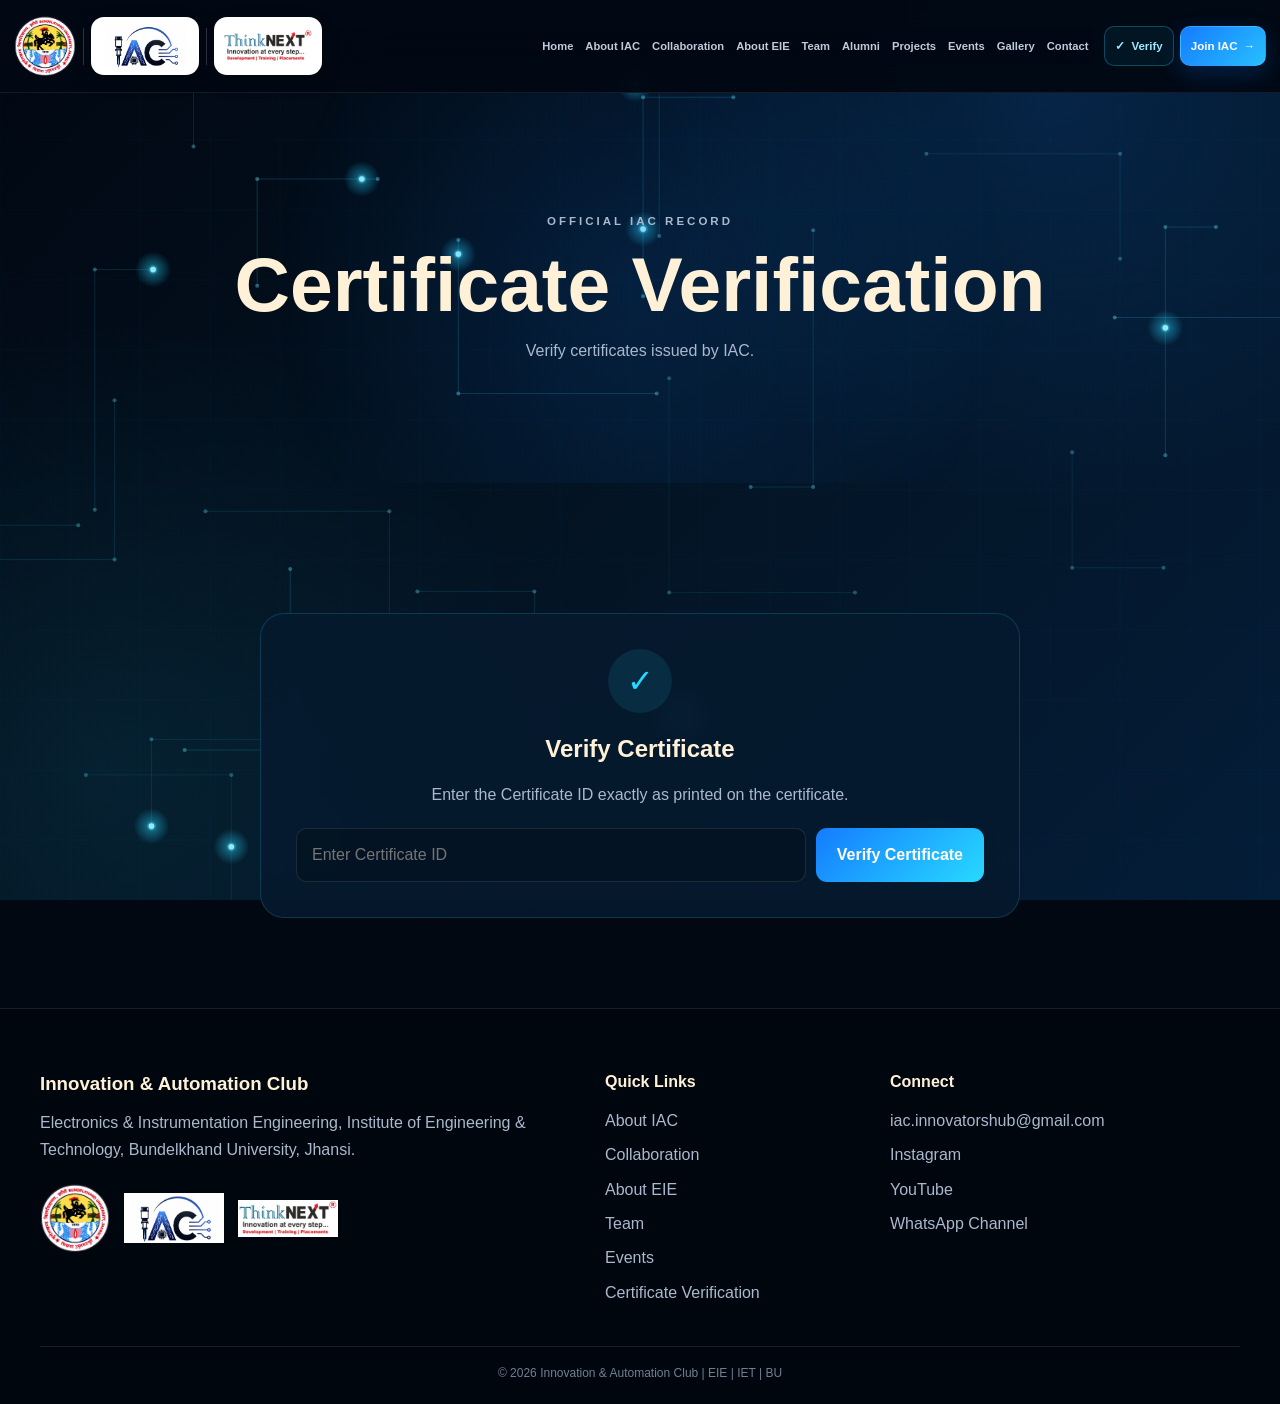
<file: verify.html>
<!DOCTYPE html>
<html lang="en">

<head>
    <meta charset="UTF-8">

    <meta
        name="viewport"
        content="width=device-width, initial-scale=1.0"
    >

    <title>Verify IAC Certificate</title>

    <link
        rel="stylesheet"
        href="style.css"
    >
</head>


<body data-page="verify">

<canvas id="techCircuitCanvas"></canvas>

<div id="scrollProgress"></div>

<div id="site-header"></div>


<main>


    <!-- =============================================
         PAGE HERO
    ============================================== -->

    <section class="page-hero">

        <div class="page-hero-content reveal">

            <p class="section-label">
                OFFICIAL IAC RECORD
            </p>

            <h1>
                Certificate Verification
            </h1>

            <p>
                Verify certificates issued by IAC.
            </p>

        </div>

    </section>



    <!-- =============================================
         CERTIFICATE VERIFICATION
    ============================================== -->

    <section class="section">

        <div class="verify-card reveal">


            <div class="verify-icon">
                ✓
            </div>


            <h2>
                Verify Certificate
            </h2>


            <p class="section-intro">
                Enter the Certificate ID exactly as printed
                on the certificate.
            </p>



            <!-- =====================================
                 VERIFY FORM
            ====================================== -->

            <form id="verifyForm">


                <div class="verify-form">


                    <input
                        id="certificateId"
                        name="certificateId"
                        type="text"
                        placeholder="Enter Certificate ID"
                        autocomplete="off"
                        required
                    >


                    <button
                        type="submit"
                        class="btn"
                    >
                        Verify Certificate
                    </button>


                </div>


            </form>



            <!-- =====================================
                 RESULT
            ====================================== -->

            <div
                id="verifyResult"
                class="verify-result"
                aria-live="polite"
            ></div>


        </div>

    </section>


</main>


<div id="site-footer"></div>


<script src="script.js?v=20261006-4"></script>


</body>

</html>
</file>
<file: style.css>
/* =========================================================
   IAC WEBSITE - COMPLETE RESPONSIVE STYLE
========================================================= */

* {
    margin: 0;
    padding: 0;
    box-sizing: border-box;
    overflow-wrap: break-word;
}

html {
    scroll-behavior: smooth;
}

:root {
    --bg: #020812;
    --bg2: #06182c;

    --blue: #147cff;
    --cyan: #28d9ff;
    --cyan2: #8cecff;

    --cream: #fff1d7;
    --white: #ffffff;

    --text: #f6f9fd;
    --muted: #aab9cd;

    --green: #32dfa0;
    --red: #ff7474;

    --border: rgba(255, 255, 255, 0.10);

    --glass: rgba(7, 26, 47, 0.82);

    --shadow:
        0 25px 70px rgba(0, 0, 0, 0.38);
}


body {
    min-height: 100vh;

    overflow-x: hidden;

    color: var(--text);

    font-family:
        Arial,
        Helvetica,
        sans-serif;

    line-height: 1.65;

    background: var(--bg);
}


a {
    color: inherit;
    text-decoration: none;
}


img {
    display: block;
    max-width: 100%;
    height: auto;
}


button,
input,
textarea,
select {
    font: inherit;
}


/* =========================================================
   CIRCUIT BACKGROUND
========================================================= */

#techCircuitCanvas {
    position: fixed;

    inset: 0;

    z-index: 0;

    width: 100%;
    height: 100%;

    pointer-events: none;

    background:
        radial-gradient(
            circle at 82% 10%,
            rgba(20, 124, 255, 0.16),
            transparent 32%
        ),
        radial-gradient(
            circle at 8% 85%,
            rgba(40, 217, 255, 0.08),
            transparent 32%
        ),
        linear-gradient(
            135deg,
            #010711,
            #031322 48%,
            #041d38
        );
}


/* Keep content above canvas */

#site-header,
#site-footer,
main,
.top-collab-banner {
    position: relative;
    z-index: 1;
}


/* =========================================================
   SCROLL PROGRESS
========================================================= */

#scrollProgress {
    position: fixed;

    top: 0;
    left: 0;

    width: 0;
    height: 3px;

    z-index: 10000;

    background:
        linear-gradient(
            90deg,
            var(--blue),
            var(--cyan)
        );

    box-shadow:
        0 0 15px rgba(40, 217, 255, 0.85);
}
/* =========================================================
   TOP BANNER
========================================================= */

.top-collab-banner {
    width: 100%;

    overflow: hidden;

    background: white;
}


.top-banner-inner {
    position: relative;

    width: 100%;

    overflow: hidden;
}


.top-banner-inner img {
    width: 100%;
    height: auto;

    object-fit: contain;
}


.top-banner-shine {
    position: absolute;

    inset: 0;

    overflow: hidden;

    pointer-events: none;
}


.top-banner-shine::after {
    content: "";

    position: absolute;

    top: -60%;
    left: -300px;

    width: 130px;
    height: 220%;

    transform:
        rotate(20deg);

    background:
        linear-gradient(
            90deg,
            transparent,
            rgba(255, 255, 255, 0.45),
            transparent
        );

    animation:
        bannerShine 7s infinite;
}


@keyframes bannerShine {

    0%,
    65% {
        left: -300px;
    }

    100% {
        left: calc(100% + 300px);
    }
}


/* =========================================================
   BUTTONS
========================================================= */

.btn {
    position: relative;

    overflow: hidden;

    display: inline-flex;

    align-items: center;
    justify-content: center;

    gap: 6px;

    padding:
        12px 21px;

    border: none;

    border-radius: 11px;

    background:
        linear-gradient(
            135deg,
            var(--blue),
            var(--cyan)
        );

    color: white;

    font-weight: 700;

    cursor: pointer;

    transition:
        transform 0.3s ease,
        box-shadow 0.3s ease;
}


.btn:hover {
    transform:
        translateY(-4px);

    box-shadow:
        0 15px 35px rgba(20, 124, 255, 0.30);
}


.btn::after {
    content: "";

    position: absolute;

    top: -40%;
    left: -80px;

    width: 45px;
    height: 180%;

    transform:
        rotate(20deg);

    background:
        rgba(255, 255, 255, 0.25);

    transition:
        left 0.5s ease;
}


.btn:hover::after {
    left:
        calc(100% + 80px);
}


.btn-outline {
    border:
        1px solid var(--border);

    background:
        rgba(255, 255, 255, 0.04);
}


/* =========================================================
   HERO
========================================================= */

.hero {
    position: relative;

    min-height: 82vh;

    display: flex;

    align-items: center;

    overflow: hidden;
}


.hero-container {
    width: 100%;
    max-width: 1400px;

    margin: auto;

    padding:
        100px 40px;

    display: grid;

    grid-template-columns:
        1.2fr 0.8fr;

    align-items: center;

    gap: 70px;
}


.section-label,
.mini-section-label {
    color: var(--cyan2);

    font-size: 0.72rem;

    font-weight: 800;

    letter-spacing: 3px;

    text-transform: uppercase;
}


.hero h1 {
    margin:
        18px 0 25px;

    color: var(--cream);

    font-size:
        clamp(
            3.2rem,
            6vw,
            6rem
        );

    line-height: 0.98;

    letter-spacing: -3px;
}


.hero h1 span {
    display: block;

    color: var(--cyan);
}


.hero-description {
    max-width: 720px;

    color: var(--muted);

    font-size: 1.04rem;
}


.hero-actions {
    display: flex;

    flex-wrap: wrap;

    gap: 12px;

    margin-top: 28px;
}


.hero-tech-card {
    position: relative;

    min-height: 420px;

    display: grid;

    place-items: center;

    border:
        1px solid rgba(40, 217, 255, 0.18);

    border-radius: 30px;

    background:
        radial-gradient(
            circle,
            rgba(40, 217, 255, 0.10),
            transparent 60%
        ),
        rgba(255, 255, 255, 0.025);

    backdrop-filter:
        blur(15px);

    box-shadow:
        var(--shadow);
}


.tech-ring {
    width: 230px;
    height: 230px;

    display: grid;

    place-items: center;

    border:
        2px dashed rgba(40, 217, 255, 0.40);

    border-radius: 50%;

    animation:
        techSpin 18s linear infinite;
}


.tech-core {
    width: 135px;
    height: 135px;

    display: grid;

    place-items: center;

    border-radius: 50%;

    background:
        radial-gradient(
            circle at 30% 20%,
            #28d9ff,
            #147cff
        );

    color: white;

    font-size: 2rem;

    font-weight: 900;

    box-shadow:
        0 0 55px rgba(40, 217, 255, 0.35);

    animation:
        reverseSpin 18s linear infinite;
}


@keyframes techSpin {
    to {
        transform: rotate(360deg);
    }
}


@keyframes reverseSpin {
    to {
        transform: rotate(-360deg);
    }
}


.floating-tech {
    position: absolute;

    min-width: 62px;

    padding:
        8px 12px;

    text-align: center;

    border:
        1px solid rgba(40, 217, 255, 0.20);

    border-radius: 10px;

    background:
        rgba(5, 25, 45, 0.85);

    color: var(--cyan2);

    font-size: 0.75rem;

    font-weight: 800;

    animation:
        techFloat 4s ease-in-out infinite;
}


.tech-one {
    top: 15%;
    left: 12%;
}


.tech-two {
    top: 17%;
    right: 12%;

    animation-delay: -1s;
}


.tech-three {
    bottom: 15%;
    left: 15%;

    animation-delay: -2s;
}


.tech-four {
    bottom: 14%;
    right: 15%;

    animation-delay: -3s;
}


@keyframes techFloat {

    50% {
        transform:
            translateY(-10px);
    }
}


.hero-orb {
    position: absolute;

    border-radius: 50%;

    pointer-events: none;
}


.hero-orb-one {
    width: 270px;
    height: 270px;

    left: -120px;
    bottom: 0;

    background:
        rgba(20, 124, 255, 0.10);

    animation:
        orbMoveOne 9s ease-in-out infinite alternate;
}


.hero-orb-two {
    width: 220px;
    height: 220px;

    right: -50px;
    top: 50px;

    background:
        rgba(40, 217, 255, 0.08);

    animation:
        orbMoveTwo 8s ease-in-out infinite alternate;
}


@keyframes orbMoveOne {

    to {
        transform:
            translate(100px, -90px)
            scale(1.25);
    }
}


@keyframes orbMoveTwo {

    to {
        transform:
            translate(-80px, 100px)
            scale(0.8);
    }
}


/* =========================================================
   GENERAL SECTIONS
========================================================= */

.section {
    width: 100%;

    padding:
        90px 24px;
}


.section-center {
    max-width: 820px;

    margin: auto;

    text-align: center;
}


.section-title {
    margin-top: 10px;

    color: var(--cream);

    font-size:
        clamp(
            2rem,
            4vw,
            3.2rem
        );
}


.section-intro {
    margin-top: 13px;

    color: var(--muted);
}


.content-card {
    max-width: 1000px;

    margin: auto;

    padding: 40px;

    border:
        1px solid var(--border);

    border-radius: 24px;

    background: var(--glass);

    backdrop-filter:
        blur(16px);
}


.content-card h2 {
    margin:
        7px 0 16px;

    color: var(--cream);
}


.content-card p {
    margin-top: 12px;

    color: var(--muted);
}


/* =========================================================
   PAGE HERO
========================================================= */

.page-hero {
    min-height: 390px;

    display: grid;

    place-items: center;

    padding:
        80px 24px;

    text-align: center;

    background:
        radial-gradient(
            circle at center,
            rgba(20, 124, 255, 0.14),
            transparent 55%
        );
}


.page-hero-content {
    max-width: 900px;
}


.page-hero h1 {
    margin:
        12px 0;

    color: var(--cream);

    font-size:
        clamp(
            2.5rem,
            6vw,
            4.8rem
        );

    line-height: 1.08;
}


.page-hero p {
    color: var(--muted);
}


/* =========================================================
   FEATURE CARDS
========================================================= */

.feature-grid {
    width:
        min(
            1180px,
            100%
        );

    margin:
        45px auto 0;

    display: grid;

    grid-template-columns:
        repeat(
            4,
            minmax(0, 1fr)
        );

    gap: 18px;
}


.feature-card {
    padding:
        28px 22px;

    border:
        1px solid var(--border);

    border-radius: 20px;

    background:
        linear-gradient(
            145deg,
            rgba(11, 43, 75, 0.88),
            rgba(3, 17, 33, 0.96)
        );

    transition:
        border-color 0.3s ease,
        box-shadow 0.3s ease;
}


.feature-card:hover {
    border-color:
        rgba(40, 217, 255, 0.35);

    box-shadow:
        var(--shadow);
}


.feature-icon {
    width: 53px;
    height: 53px;

    display: grid;

    place-items: center;

    margin-bottom: 18px;

    border-radius: 15px;

    background:
        rgba(40, 217, 255, 0.09);

    font-size: 1.5rem;
}


.feature-card h3 {
    color: var(--cream);
}


.feature-card p {
    margin-top: 8px;

    color: var(--muted);

    font-size: 0.87rem;
}


/* =========================================================
   THINKNEXT
========================================================= */

.thinknext-partner-card {
    position: relative;

    max-width: 1180px;

    margin:
        45px auto 0;

    overflow: hidden;

    border:
        1px solid rgba(40, 217, 255, 0.20);

    border-radius: 28px;

    background:
        linear-gradient(
            145deg,
            rgba(11, 43, 75, 0.95),
            rgba(3, 17, 33, 0.98)
        );

    box-shadow:
        var(--shadow);
}


.thinknext-partner-card::before {
    content: "";

    position: absolute;

    top: 0;
    left: 0;

    width: 100%;
    height: 3px;

    background:
        linear-gradient(
            90deg,
            transparent,
            var(--blue),
            var(--cyan),
            var(--blue),
            transparent
        );

    background-size:
        200% 100%;

    animation:
        topLineMove 5s linear infinite;
}


@keyframes topLineMove {

    to {
        background-position: -200% 0;
    }
}


.thinknext-intro {
    padding:
        55px 30px;

    text-align: center;

    border-bottom:
        1px solid var(--border);
}


.thinknext-top-badge,
.founder-badge,
.coordinator-badge {
    display: inline-flex;

    padding:
        6px 12px;

    border:
        1px solid rgba(40, 217, 255, 0.20);

    border-radius: 40px;

    background:
        rgba(40, 217, 255, 0.07);

    color: var(--cyan2);

    font-size: 0.62rem;

    font-weight: 800;

    letter-spacing: 1px;
}


.thinknext-logo-wrapper {
    width: 100%;
    max-width: 340px;

    min-height: 140px;

    margin:
        24px auto;

    padding: 22px;

    display: flex;

    align-items: center;
    justify-content: center;

    border-radius: 20px;

    background: white;
}


.thinknext-main-logo {
    width: 100%;
    max-width: 270px;

    object-fit: contain;
}


.thinknext-intro h2 {
    color: var(--cream);

    font-size:
        clamp(
            1.8rem,
            4vw,
            3rem
        );
}


.thinknext-tagline {
    margin-top: 7px;

    color: var(--cyan2);

    font-style: italic;
}


.thinknext-intro-text {
    max-width: 700px;

    margin:
        15px auto 0;

    color: var(--muted);
}


.partner-block {
    padding:
        42px 38px;

    border-bottom:
        1px solid var(--border);
}


.partner-block-heading {
    display: flex;

    align-items: center;

    gap: 14px;

    margin-bottom: 25px;
}


.partner-block-heading > span {
    width: 46px;
    height: 46px;

    flex-shrink: 0;

    display: grid;

    place-items: center;

    border:
        1px solid rgba(40, 217, 255, 0.20);

    border-radius: 13px;

    background:
        rgba(40, 217, 255, 0.07);

    color: var(--cyan2);

    font-weight: 900;
}


.partner-block-heading h3 {
    color: var(--cream);

    font-size: 1.5rem;
}


.collaboration-area-grid {
    display: grid;

    grid-template-columns:
        repeat(
            2,
            minmax(0, 1fr)
        );

    gap: 12px;
}


.collaboration-area-item {
    padding: 16px;

    display: flex;

    align-items: center;

    gap: 12px;

    border:
        1px solid rgba(255, 255, 255, 0.07);

    border-radius: 13px;

    background:
        rgba(255, 255, 255, 0.025);

    transition:
        transform 0.3s ease,
        border-color 0.3s ease,
        background 0.3s ease;
}


.collaboration-area-item:hover {
    transform:
        translateX(5px);

    border-color:
        rgba(40, 217, 255, 0.35);

    background:
        rgba(40, 217, 255, 0.05);
}


.collaboration-area-item span {
    font-size: 1.3rem;
}


.opportunity-grid {
    display: grid;

    grid-template-columns:
        repeat(
            4,
            minmax(0, 1fr)
        );

    gap: 12px;
}


.opportunity-card {
    min-height: 125px;

    padding: 15px;

    display: flex;

    flex-direction: column;

    align-items: center;
    justify-content: center;

    gap: 8px;

    text-align: center;

    border:
        1px solid var(--border);

    border-radius: 15px;

    background:
        rgba(255, 255, 255, 0.025);

    transition:
        transform 0.3s ease,
        border-color 0.3s ease;
}


.opportunity-card:hover {
    transform:
        translateY(-6px);

    border-color:
        rgba(40, 217, 255, 0.35);
}


.opportunity-card span {
    font-size: 1.5rem;
}


.technical-support-list {
    display: grid;

    gap: 10px;
}


.technical-support-list > div {
    padding:
        13px 15px;

    border:
        1px solid rgba(255, 255, 255, 0.07);

    border-radius: 11px;

    background:
        rgba(255, 255, 255, 0.025);

    color: var(--muted);
}


.coordinator-card {
    max-width: 700px;

    display: flex;

    align-items: center;

    gap: 22px;

    padding: 25px;

    border:
        1px solid var(--border);

    border-radius: 20px;

    background:
        rgba(255, 255, 255, 0.025);
}


.coordinator-avatar {
    width: 100px;
    height: 100px;

    flex-shrink: 0;

    display: grid;

    place-items: center;

    border-radius: 50%;

    background:
        linear-gradient(
            135deg,
            var(--blue),
            var(--cyan)
        );

    color: white;

    font-size: 1.8rem;

    font-weight: 900;

    box-shadow:
        0 15px 35px rgba(20, 124, 255, 0.25);
}


.coordinator-info h3 {
    margin-top: 8px;

    color: var(--cream);
}


.coordinator-designation {
    margin-top: 4px;

    color: var(--cyan2);

    font-size: 0.86rem;
}


.coordinator-company {
    margin-top: 6px;

    color: var(--muted);
}


.coordinator-contact {
    margin-top: 10px;

    color: var(--muted);
}


.partner-company-info {
    padding: 38px;

    display: flex;

    align-items: center;

    justify-content: space-between;

    gap: 20px;
}


.partner-company-info h3 {
    margin:
        5px 0 10px;

    color: var(--cream);
}


.partner-company-info p {
    color: var(--muted);
}


/* =========================================================
   PEOPLE
========================================================= */

.people-grid {
    width:
        min(
            1180px,
            100%
        );

    margin:
        45px auto 0;

    display: grid;

    grid-template-columns:
        repeat(
            3,
            minmax(0, 1fr)
        );

    gap: 22px;
}


.person-card {
    overflow: hidden;

    border:
        1px solid var(--border);

    border-radius: 22px;

    background:
        linear-gradient(
            145deg,
            rgba(11, 43, 75, 0.90),
            rgba(3, 17, 33, 0.97)
        );

    box-shadow:
        0 18px 45px rgba(0, 0, 0, 0.20);

    transition:
        border-color 0.3s ease;
}


.person-card:hover {
    border-color:
        rgba(40, 217, 255, 0.38);
}


.person-image-box {
    width: 100%;
    height: 320px;

    overflow: hidden;

    background:
        #07182b;
}


.person-image {
    width: 100%;
    height: 100%;

    object-fit: cover;

    object-position: center top;

    transition:
        transform 0.5s ease;
}


.person-card:hover .person-image {
    transform:
        scale(1.04);
}


.person-info {
    padding: 21px;
}


.person-role {
    color: var(--cyan2);

    font-size: 0.68rem;

    font-weight: 800;

    letter-spacing: 1px;

    text-transform: uppercase;
}


.person-info h3 {
    margin-top: 5px;

    color: var(--cream);

    font-size: 1.3rem;
}


.person-info p {
    margin-top: 8px;

    color: var(--muted);

    font-size: 0.84rem;
}


/* LinkedIn */

.member-socials {
    display: flex;

    flex-wrap: wrap;

    gap: 8px;

    margin-top: 14px;
}


.linkedin-profile-btn {
    display: inline-flex;

    align-items: center;
    justify-content: center;

    padding:
        8px 13px;

    border:
        1px solid rgba(55, 160, 255, 0.30);

    border-radius: 9px;

    background:
        rgba(10, 102, 194, 0.13);

    color: #8ed7ff;

    font-size: 0.77rem;

    font-weight: 700;

    transition:
        transform 0.3s ease,
        background 0.3s ease;
}


.linkedin-profile-btn:not(.is-placeholder):hover {
    transform:
        translateY(-3px);

    background:
        rgba(10, 102, 194, 0.25);
}


.is-placeholder {
    cursor: default;

    opacity: 0.70;
}


/* =========================================================
   FOUNDER
========================================================= */

.founder-card {
    max-width: 1050px;

    margin:
        42px auto 0;

    display: grid;

    grid-template-columns:
        340px 1fr;

    overflow: hidden;

    border:
        1px solid var(--border);

    border-radius: 28px;

    background:
        linear-gradient(
            145deg,
            rgba(13, 46, 79, 0.95),
            rgba(3, 17, 33, 0.98)
        );

    box-shadow:
        var(--shadow);
}


.founder-photo-box {
    min-height: 430px;

    overflow: hidden;
}


.founder-photo {
    width: 100%;
    height: 100%;

    object-fit: cover;

    object-position: center top;
}


.founder-content {
    padding: 45px;

    align-self: center;
}


.founder-content h2 {
    margin-top: 10px;

    color: var(--cream);

    font-size: 2.4rem;
}


.founder-content h3 {
    color: var(--cyan2);

    font-size: 1rem;
}


.founder-content > p {
    margin-top: 16px;

    color: var(--muted);
}


.founder-vision {
    margin-top: 20px;

    padding: 18px;

    border-left:
        3px solid var(--cyan);

    border-radius: 10px;

    background:
        rgba(40, 217, 255, 0.05);

    color: #dce8f5;
}


/* =========================================================
   PROJECTS
========================================================= */

.project-grid {
    width:
        min(
            1000px,
            100%
        );

    margin: auto;

    display: grid;

    grid-template-columns:
        repeat(
            2,
            minmax(0, 1fr)
        );

    gap: 20px;
}


.project-card {
    padding: 30px;

    border:
        1px solid var(--border);

    border-radius: 22px;

    background:
        var(--glass);
}


.project-tag {
    color: var(--cyan2);

    font-size: 0.65rem;

    font-weight: 800;

    letter-spacing: 1px;
}


.project-card h3 {
    margin:
        9px 0;

    color: var(--cream);
}


.project-card p {
    color: var(--muted);
}


.project-result {
    margin-top: 18px;

    color: var(--green);

    font-weight: 700;
}


/* =========================================================
   EVENTS
========================================================= */

.events-grid {
    width:
        min(
            1180px,
            100%
        );

    margin:
        42px auto 0;

    display: grid;

    grid-template-columns:
        repeat(
            3,
            minmax(0, 1fr)
        );

    gap: 22px;
}


.event-card {
    overflow: hidden;

    border:
        1px solid var(--border);

    border-radius: 21px;

    background:
        linear-gradient(
            145deg,
            rgba(11, 43, 75, 0.94),
            rgba(3, 17, 33, 0.98)
        );
}


.event-poster {
    width: 100%;
    height: 220px;

    overflow: hidden;

    background:
        #061629;
}


.event-poster img {
    width: 100%;
    height: 100%;

    object-fit: cover;

    transition:
        transform 0.5s ease;
}


.event-card:hover .event-poster img {
    transform:
        scale(1.06);
}


.event-poster-placeholder {
    display: grid;

    place-items: center;

    font-size: 3rem;
}


.event-card-body {
    padding: 21px;
}


.event-card-top {
    display: flex;

    justify-content: space-between;

    align-items: center;

    gap: 8px;
}


.event-category {
    color: var(--cyan2);

    font-size: 0.63rem;

    font-weight: 800;

    text-transform: uppercase;
}


.event-status {
    padding:
        4px 8px;

    border-radius: 30px;

    font-size: 0.58rem;

    font-weight: 800;

    text-transform: uppercase;
}


.event-status.upcoming {
    color: #a9ffda;

    background:
        rgba(50, 223, 160, 0.10);
}


.event-status.completed {
    color: #c1cfdf;

    background:
        rgba(255, 255, 255, 0.07);
}


.event-card h3 {
    margin-top: 10px;

    color: var(--cream);
}


.event-meta {
    display: grid;

    gap: 7px;

    margin:
        14px 0;

    color: var(--muted);

    font-size: 0.80rem;
}


.event-description {
    color: var(--muted);

    font-size: 0.85rem;
}


.event-register-btn {
    width: 100%;

    margin-top: 18px;
}


.events-loading,
.empty-events {
    grid-column:
        1 / -1;

    min-height: 200px;

    padding: 30px;

    display: flex;

    flex-direction: column;

    align-items: center;
    justify-content: center;

    text-align: center;

    border:
        1px solid var(--border);

    border-radius: 20px;

    background:
        rgba(255, 255, 255, 0.025);

    color: var(--muted);
}


.loading-spinner {
    width: 40px;
    height: 40px;

    margin-bottom: 15px;

    border:
        3px solid rgba(255, 255, 255, 0.10);

    border-top-color:
        var(--cyan);

    border-radius: 50%;

    animation:
        loadingSpin 0.8s linear infinite;
}


@keyframes loadingSpin {

    to {
        transform: rotate(360deg);
    }
}


/* =========================================================
   GALLERY
========================================================= */

.gallery-grid {
    width:
        min(
            1000px,
            100%
        );

    margin: auto;

    display: grid;

    grid-template-columns:
        repeat(
            2,
            minmax(0, 1fr)
        );

    gap: 20px;
}


.gallery-item {
    overflow: hidden;

    border:
        1px solid var(--border);

    border-radius: 20px;

    background:
        var(--glass);
}


.gallery-item img {
    width: 100%;
}


.gallery-caption {
    padding: 15px;

    color: var(--cream);

    background:
        rgba(3, 17, 33, 0.90);
}


/* =========================================================
   VERIFY
========================================================= */

.verify-card {
    max-width: 760px;

    margin:
        40px auto 0;

    padding: 35px;

    text-align: center;

    border:
        1px solid rgba(40, 217, 255, 0.18);

    border-radius: 24px;

    background:
        var(--glass);

    backdrop-filter:
        blur(15px);
}


.verify-icon {
    width: 64px;
    height: 64px;

    margin:
        0 auto 16px;

    display: grid;

    place-items: center;

    border-radius: 50%;

    background:
        rgba(40, 217, 255, 0.10);

    color: var(--cyan);

    font-size: 2rem;
}


.verify-card h2 {
    color: var(--cream);
}


.verify-form {
    margin-top: 20px;

    display: flex;

    gap: 10px;
}


.verify-form input {
    flex: 1;

    min-width: 0;

    padding:
        13px 15px;

    border:
        1px solid var(--border);

    border-radius: 10px;

    outline: none;

    background:
        rgba(0, 0, 0, 0.22);

    color: white;
}


.verify-form input:focus {
    border-color: var(--cyan);

    box-shadow:
        0 0 0 4px rgba(40, 217, 255, 0.07);
}


.verify-result {
    display: none;

    margin-top: 20px;

    padding: 18px;

    border-radius: 13px;
}


.verify-result.show {
    display: block;
}


.verify-result.valid {
    border:
        1px solid rgba(50, 223, 160, 0.30);

    background:
        rgba(50, 223, 160, 0.08);
}


.verify-result.invalid {
    border:
        1px solid rgba(255, 116, 116, 0.30);

    background:
        rgba(255, 116, 116, 0.08);
}


.certificate-details {
    display: grid;

    grid-template-columns:
        repeat(
            2,
            minmax(0, 1fr)
        );

    gap: 10px;

    margin-top: 15px;
}


.certificate-detail {
    padding: 12px;

    text-align: left;

    border-radius: 10px;

    background:
        rgba(255, 255, 255, 0.04);
}


.certificate-detail small {
    display: block;

    color: var(--muted);
}


.certificate-detail strong {
    color: var(--cream);
}


/* =========================================================
   JOIN FORM
========================================================= */

.join-form-card {
    width: 100%;
    max-width: 950px;

    margin:
        45px auto 0;

    padding: 38px;

    border:
        1px solid rgba(40, 217, 255, 0.18);

    border-radius: 26px;

    background:
        var(--glass);

    box-shadow:
        var(--shadow);
}


.form-grid {
    display: grid;

    grid-template-columns:
        repeat(
            2,
            minmax(0, 1fr)
        );

    gap: 18px;
}


.form-group {
    margin-bottom: 18px;
}


.form-group label {
    display: block;

    margin-bottom: 6px;

    color: var(--cream);

    font-size: 0.84rem;

    font-weight: 700;
}


.form-group input,
.form-group select,
.form-group textarea {
    width: 100%;

    padding:
        13px 14px;

    border:
        1px solid var(--border);

    border-radius: 10px;

    outline: none;

    background:
        rgba(0, 0, 0, 0.22);

    color: white;

    transition:
        border-color 0.3s ease,
        box-shadow 0.3s ease;
}


.form-group select option {
    color: white;

    background:
        #07182b;
}


.form-group input:focus,
.form-group select:focus,
.form-group textarea:focus {
    border-color:
        var(--cyan);

    box-shadow:
        0 0 0 4px rgba(40, 217, 255, 0.07);
}


.form-group textarea {
    min-height: 130px;

    resize: vertical;
}


.form-privacy {
    margin-bottom: 18px;

    color: #8092a8;

    font-size: 0.75rem;
}


.join-submit-btn {
    min-width: 220px;
}


.join-submit-btn:disabled {
    opacity: 0.6;

    cursor: not-allowed;
}


.form-message {
    display: none;

    margin-top: 18px;

    padding: 14px;

    border-radius: 11px;
}


.form-message.success {
    display: block;

    color: #b4ffde;

    background:
        rgba(50, 223, 160, 0.08);

    border:
        1px solid rgba(50, 223, 160, 0.25);
}


.form-message.error {
    display: block;

    color: #ffd1d1;

    background:
        rgba(255, 116, 116, 0.08);

    border:
        1px solid rgba(255, 116, 116, 0.25);
}


.honeypot {
    position: absolute !important;

    left: -9999px !important;

    width: 1px !important;
    height: 1px !important;
}


.hidden-frame {
    display: none;
}


/* =========================================================
   CONTACT
========================================================= */

.contact-grid {
    width:
        min(
            1050px,
            100%
        );

    margin: auto;

    display: grid;

    grid-template-columns:
        repeat(
            2,
            minmax(0, 1fr)
        );

    gap: 18px;
}


.contact-card {
    padding: 30px;

    border:
        1px solid var(--border);

    border-radius: 20px;

    background:
        var(--glass);

    transition:
        border-color 0.3s ease;
}


.contact-card:hover {
    border-color:
        rgba(40, 217, 255, 0.35);
}


.contact-card > span {
    font-size: 2rem;
}


.contact-card h3 {
    margin-top: 8px;

    color: var(--cream);
}


.contact-card p {
    color: var(--muted);
}


/* =========================================================
   EMPTY STATE
========================================================= */

.empty-state {
    max-width: 700px;

    margin:
        30px auto;

    padding: 45px;

    text-align: center;

    border:
        1px solid var(--border);

    border-radius: 22px;

    background:
        rgba(255, 255, 255, 0.025);
}


.empty-state h2,
.empty-state h3 {
    color: var(--cream);
}


.empty-state p {
    margin-top: 8px;

    color: var(--muted);
}


.empty-icon {
    font-size: 3rem;
}


/* =========================================================
   CTA
========================================================= */

.cta-section {
    max-width: 1100px;

    margin:
        50px auto 90px;

    padding:
        50px 30px;

    text-align: center;

    border:
        1px solid rgba(40, 217, 255, 0.20);

    border-radius: 25px;

    background:
        linear-gradient(
            135deg,
            rgba(20, 124, 255, 0.16),
            rgba(40, 217, 255, 0.06)
        );
}


.cta-section h2 {
    color: var(--cream);

    font-size: 2rem;
}


.cta-section p {
    max-width: 650px;

    margin:
        10px auto 20px;

    color: var(--muted);
}


/* =========================================================
   FOOTER
========================================================= */

.footer {
    padding:
        60px 25px 20px;

    border-top:
        1px solid var(--border);

    background:
        rgba(1, 7, 15, 0.96);
}


.footer-grid {
    max-width: 1200px;

    margin: auto;

    display: grid;

    grid-template-columns:
        1.5fr 0.7fr 1fr;

    gap: 40px;
}


.footer h3,
.footer h4 {
    color: var(--cream);
}


.footer p {
    max-width: 500px;

    margin-top: 10px;

    color: var(--muted);
}


.footer-links {
    display: grid;

    gap: 8px;

    margin-top: 12px;
}


.footer-links a {
    color: var(--muted);

    transition:
        color 0.3s ease;
}


.footer-links a:hover {
    color: var(--cyan2);
}


.footer-logos {
    display: flex;

    align-items: center;

    gap: 14px;

    margin-top: 20px;
}


/* BU bigger */

.footer-bu {
    width: 70px;
    height: 70px;

    object-fit: contain;
}


/* IAC and ThinkNEXT equal */

.footer-iac,
.footer-thinknext {
    width: 100px;
    height: 55px;

    object-fit: contain;
}


.footer-bottom {
    max-width: 1200px;

    margin:
        40px auto 0;

    padding-top: 17px;

    text-align: center;

    border-top:
        1px solid var(--border);

    color: #6f8096;

    font-size: 0.75rem;
}


/* =========================================================
   SCROLL REVEAL
========================================================= */

.reveal {
    opacity: 0;

    transform:
        translateY(28px);

    transition:
        opacity 0.8s ease,
        transform 0.8s ease;
}


.reveal.visible {
    opacity: 1;

    transform:
        translateY(0);
}


/* =========================================================
   NAVIGATION BREAKPOINT
========================================================= */
/* =========================================================
   TABLET
========================================================= */

@media (max-width: 1000px) {

    .hero-container {
        grid-template-columns: 1fr;

        gap: 45px;
    }


    .hero-content {
        text-align: center;
    }


    .hero-description {
        margin-left: auto;
        margin-right: auto;
    }


    .hero-actions {
        justify-content: center;
    }


    .hero-tech-card {
        width: 100%;
        max-width: 600px;

        margin: auto;
    }


    .feature-grid {
        grid-template-columns:
            repeat(
                2,
                minmax(0, 1fr)
            );
    }


    .people-grid {
        grid-template-columns:
            repeat(
                2,
                minmax(0, 1fr)
            );
    }


    .events-grid {
        grid-template-columns:
            repeat(
                2,
                minmax(0, 1fr)
            );
    }


    .opportunity-grid {
        grid-template-columns:
            repeat(
                2,
                minmax(0, 1fr)
            );
    }


    .founder-card {
        grid-template-columns:
            280px 1fr;
    }


    .project-grid {
        grid-template-columns:
            repeat(
                2,
                minmax(0, 1fr)
            );
    }

}


/* =========================================================
   MOBILE
========================================================= */

@media (max-width: 700px) {

    body {
        font-size: 15px;
    }


    .navbar {
        min-height: 72px;

        padding:
            0 9px;
    }


    .brand-logos {
        gap: 5px;
    }


    /* BU remains bigger */

    .bu-logo {
        width: 48px;
        height: 48px;
    }


    /* IAC + ThinkNEXT same */

    .iac-logo,
    .thinknext-logo {
        width: 68px;
        height: 38px;
    }


    .logo-divider {
        height: 27px;
    }


    .menu-btn {
        width: 42px;
        height: 42px;
    }


    /* Banner never crops */

    .top-banner-inner img {
        width: 100%;
        height: auto;

        object-fit: contain;
    }


    .hero {
        min-height: auto;
    }


    .hero-container {
        padding:
            65px 18px;

        grid-template-columns: 1fr;

        gap: 40px;
    }


    .hero h1 {
        font-size:
            clamp(
                2.7rem,
                13vw,
                4rem
            );

        letter-spacing: -2px;
    }


    .hero-description {
        font-size: 0.95rem;
    }


    .hero-actions {
        width: 100%;

        flex-direction: column;

        align-items: stretch;
    }


    .hero-actions .btn {
        width: 100%;
    }


    .hero-tech-card {
        min-height: 330px;
    }


    .tech-ring {
        width: 185px;
        height: 185px;
    }


    .tech-core {
        width: 110px;
        height: 110px;
    }


    .section {
        padding:
            65px 15px;
    }


    .section-title {
        font-size:
            clamp(
                1.9rem,
                9vw,
                2.7rem
            );
    }


    .page-hero {
        min-height: 310px;

        padding:
            65px 18px;
    }


    .page-hero h1 {
        font-size:
            clamp(
                2.2rem,
                10vw,
                3.5rem
            );
    }


    .feature-grid,
    .people-grid,
    .events-grid,
    .project-grid,
    .contact-grid,
    .form-grid,
    .collaboration-area-grid,
    .gallery-grid {
        grid-template-columns: 1fr;
    }


    .thinknext-partner-card {
        border-radius: 20px;
    }


    .thinknext-intro {
        padding:
            40px 18px;
    }


    .thinknext-logo-wrapper {
        max-width: 280px;

        min-height: 115px;

        padding: 18px;
    }


    .partner-block {
        padding:
            32px 17px;
    }


    .partner-block-heading {
        align-items: flex-start;
    }


    .opportunity-grid {
        grid-template-columns:
            repeat(
                2,
                minmax(0, 1fr)
            );
    }


    .partner-company-info {
        padding:
            30px 17px;

        flex-direction: column;

        align-items: flex-start;
    }


    .partner-company-info .btn {
        width: 100%;
    }


    .coordinator-card {
        flex-direction: column;

        align-items: center;

        text-align: center;
    }


    .coordinator-avatar {
        width: 85px;
        height: 85px;
    }


    .member-socials {
        justify-content: center;
    }


    .linkedin-profile-btn {
        width: 100%;
    }


    .founder-card {
        grid-template-columns: 1fr;
    }


    .founder-photo-box {
        width: 100%;
        height: 420px;

        min-height: 0;
    }


    .founder-content {
        padding:
            30px 20px;
    }


    .person-image-box {
        height: 350px;
    }


    .join-form-card {
        padding:
            27px 17px;
    }


    .form-grid {
        grid-template-columns: 1fr;

        gap: 0;
    }


    .join-submit-btn {
        width: 100%;
    }


    .verify-card {
        padding:
            27px 17px;
    }


    .verify-form {
        flex-direction: column;
    }


    .verify-form .btn {
        width: 100%;
    }


    .certificate-details {
        grid-template-columns: 1fr;
    }


    .event-poster {
        height: 220px;
    }


    .footer-grid {
        grid-template-columns: 1fr;

        gap: 32px;
    }


    .footer {
        padding:
            50px 18px 20px;
    }

}


/* =========================================================
   SMALL PHONE
========================================================= */

@media (max-width: 430px) {

    .navbar {
        padding:
            0 7px;
    }


    .brand-logos {
        gap: 3px;
    }


    .bu-logo {
        width: 42px;
        height: 42px;
    }


    .iac-logo,
    .thinknext-logo {
        width: 58px;
        height: 33px;
    }


    .logo-divider {
        height: 24px;
    }


    .menu-btn {
        width: 39px;
        height: 39px;
    }


    .hero-container {
        padding:
            55px 14px;
    }


    .hero h1 {
        font-size:
            clamp(
                2.35rem,
                12vw,
                3.2rem
            );
    }


    .section {
        padding:
            55px 13px;
    }


    .opportunity-grid {
        grid-template-columns: 1fr;
    }


    .person-image-box {
        height: 320px;
    }


    .founder-photo-box {
        height: 380px;
    }


    .content-card {
        padding:
            26px 18px;
    }


    .coordinator-card {
        padding:
            22px 15px;
    }


    .event-card-body {
        padding: 18px;
    }


    .footer-bu {
        width: 55px;
        height: 55px;
    }


    .footer-iac,
    .footer-thinknext {
        width: 80px;
        height: 45px;
    }

}


/* =========================================================
   EXTRA SMALL PHONE
========================================================= */

@media (max-width: 360px) {

    .bu-logo {
        width: 38px;
        height: 38px;
    }


    .iac-logo,
    .thinknext-logo {
        width: 51px;
        height: 30px;
    }


    .logo-divider {
        display: none;
    }


    .hero h1 {
        font-size: 2.2rem;
    }

}


/* =========================================================
   LANDSCAPE MOBILE
========================================================= */

@media
(max-height: 500px)
and
(orientation: landscape) {

    .hero {
        min-height: auto;
    }


    .hero-container {
        padding:
            45px 20px;
    }


    .hero-tech-card {
        min-height: 280px;
    }

}


/* =========================================================
   REDUCED MOTION
========================================================= */

@media (prefers-reduced-motion: reduce) {

    *,
    *::before,
    *::after {
        animation: none !important;

        transition-duration: 0.01ms !important;

        scroll-behavior: auto !important;
    }

}

/* =========================================================
   FINAL NAVBAR - CLEAN, RESPONSIVE, NO CLIPPING
   This block is intentionally last so it overrides older
   mobile sizing rules elsewhere in the stylesheet.
========================================================= */

#site-header {
    position: sticky;
    top: 0;
    z-index: 9999;
    width: 100%;
}

.site-header {
    position: relative;
    z-index: 9999;
    width: 100%;

    background:
        rgba(2, 9, 20, 0.97);

    border-bottom:
        1px solid rgba(255, 255, 255, 0.08);

    backdrop-filter: blur(18px);
    -webkit-backdrop-filter: blur(18px);
}

.top-collab-banner {
    position: relative;
    z-index: 1;
}

/* ---------- Main navbar ---------- */

.navbar {
    position: relative;

    width: 100%;
    max-width: 100%;

    min-height: 94px;

    margin: 0 auto;
    padding: 0 16px;

    display: flex;
    align-items: center;

    gap: 12px;
}

/* ---------- Logo group ---------- */

.brand {
    flex: 0 0 auto;
}

.brand-logos {
    display: flex;
    align-items: center;

    gap: 9px;

    white-space: nowrap;
}

.header-logo {
    display: block;

    object-fit: contain;
    object-position: center;

    transition:
        transform 0.3s ease,
        filter 0.3s ease;
}

.header-logo:hover {
    transform:
        translateY(-2px)
        scale(1.03);

    filter:
        drop-shadow(
            0 7px 14px rgba(40, 217, 255, 0.25)
        );
}

.iac-logo:hover,
.thinknext-logo:hover {
    transform:
        translateY(-2px)
        scale(1.02);

    box-shadow:
        0 11px 26px rgba(40, 217, 255, 0.16);

    filter: none;
}

/* Bundelkhand University logo stays visually larger */

.bu-logo {
    width: 72px;
    height: 72px;
}

/* IAC and ThinkNEXT: same white rounded box */
.iac-logo,
.thinknext-logo {
    width: 132px;
    height: 66px;

    padding: 7px 9px;

    object-fit: contain;
    object-position: center;

    background: #ffffff;

    border:
        1px solid rgba(255, 255, 255, 0.16);

    border-radius: 14px;

    box-shadow:
        0 8px 20px rgba(0, 0, 0, 0.20);

    overflow: hidden;

    transition:
        transform 0.3s ease,
        box-shadow 0.3s ease,
        filter 0.3s ease;
}

.logo-divider {
    width: 1px;
    height: 40px;

    flex: 0 0 auto;

    background:
        rgba(255, 255, 255, 0.18);
}

/* ---------- Desktop navigation ---------- */

.nav-links {
    min-width: 0;
    flex: 1 1 auto;

    margin-left: auto;

    display: flex;
    align-items: center;
    justify-content: flex-end;

    gap: 0;
}

.nav-links > a {
    position: relative;

    flex: 0 0 auto;

    padding: 10px 7px;

    white-space: nowrap;

    border-radius: 9px;

    color: #c0cada;

    font-size: 0.78rem;
    font-weight: 700;

    transition:
        color 0.3s ease,
        background 0.3s ease;
}

.nav-links > a:hover,
.nav-links > a.active {
    color: #ffffff;

    background:
        rgba(255, 255, 255, 0.07);
}

.nav-links > a.active::after {
    content: "";

    position: absolute;

    left: 25%;
    right: 25%;
    bottom: 3px;

    height: 2px;

    border-radius: 20px;

    background:
        linear-gradient(
            90deg,
            #147cff,
            #28d9ff
        );
}

/* ---------- Right action buttons ---------- */

.navbar-right {
    flex: 0 0 auto;

    display: flex;
    align-items: center;

    gap: 7px;
}

.nav-actions {
    display: flex;
    align-items: center;

    gap: 7px;
}

.nav-action-btn {
    min-height: 42px;

    display: inline-flex;
    align-items: center;
    justify-content: center;

    gap: 6px;

    padding: 8px 12px;

    white-space: nowrap;

    border-radius: 11px;

    font-size: 0.76rem;
    font-weight: 800;

    transition:
        transform 0.3s ease,
        border-color 0.3s ease,
        background 0.3s ease,
        box-shadow 0.3s ease;
}

.verify-nav-btn {
    color: #9eeaff;

    border:
        1px solid rgba(40, 217, 255, 0.28);

    background:
        rgba(40, 217, 255, 0.06);
}

.verify-nav-btn:hover {
    transform:
        translateY(-2px);

    border-color:
        rgba(40, 217, 255, 0.50);

    background:
        rgba(40, 217, 255, 0.12);
}

.join-action-btn {
    color: #ffffff;

    border:
        1px solid rgba(255, 255, 255, 0.10);

    background:
        linear-gradient(
            135deg,
            #147cff,
            #28bfff
        );

    box-shadow:
        0 8px 22px rgba(20, 124, 255, 0.22);
}

.join-action-btn:hover {
    transform:
        translateY(-2px);

    box-shadow:
        0 12px 30px rgba(20, 124, 255, 0.32);
}

/* ---------- Hamburger ---------- */

.menu-btn {
    display: none;

    position: relative;

    width: 44px;
    height: 44px;

    padding: 0;

    flex: 0 0 auto;

    align-items: center;
    justify-content: center;
    flex-direction: column;

    gap: 5px;

    border:
        1px solid rgba(255, 255, 255, 0.12);

    border-radius: 12px;

    background:
        rgba(255, 255, 255, 0.045);

    color: #ffffff;

    cursor: pointer;

    transition:
        background 0.3s ease,
        border-color 0.3s ease;
}

.menu-btn:hover {
    background:
        rgba(255, 255, 255, 0.08);

    border-color:
        rgba(40, 217, 255, 0.30);
}

.menu-line {
    display: block;

    width: 19px;
    height: 2px;

    border-radius: 20px;

    background: #ffffff;

    transition:
        transform 0.3s ease,
        opacity 0.3s ease;
}

.menu-btn.active .menu-line:nth-child(1) {
    transform:
        translateY(7px)
        rotate(45deg);
}

.menu-btn.active .menu-line:nth-child(2) {
    opacity: 0;
}

.menu-btn.active .menu-line:nth-child(3) {
    transform:
        translateY(-7px)
        rotate(-45deg);
}

/* Extra Verify/Join links inside mobile menu remain hidden
   while the top action buttons have enough room. */

.mobile-menu-actions {
    display: none;
}

/* =========================================================
   COLLAPSE NAVIGATION BEFORE IT CAN CLIP
========================================================= */

@media (max-width: 1380px) {

    .navbar {
        min-height: 88px;
    }

    .nav-links {
        position: absolute;

        top: calc(100% + 7px);
        left: 16px;
        right: 16px;

        z-index: 10001;

        display: none;

        max-height:
            calc(100vh - 115px);

        overflow-y: auto;
        overscroll-behavior: contain;

        margin: 0;
        padding: 12px;

        flex-direction: column;
        align-items: stretch;

        gap: 3px;

        border:
            1px solid rgba(255, 255, 255, 0.10);

        border-radius: 16px;

        background:
            rgba(3, 13, 27, 0.99);

        backdrop-filter: blur(24px);
        -webkit-backdrop-filter: blur(24px);

        box-shadow:
            0 25px 70px rgba(0, 0, 0, 0.50);
    }

    .nav-links.show {
        display: flex;

        animation:
            iacMenuOpen 0.24s ease;
    }

    @keyframes iacMenuOpen {
        from {
            opacity: 0;

            transform:
                translateY(-7px);
        }

        to {
            opacity: 1;

            transform:
                translateY(0);
        }
    }

    .nav-links > a {
        width: 100%;

        padding: 12px 14px;

        border-radius: 10px;

        font-size: 0.86rem;
    }

    .nav-links > a.active::after {
        display: none;
    }

    .menu-btn {
        display: flex;
    }
}

/* =========================================================
   TABLET
========================================================= */

@media (max-width: 900px) {

    .navbar {
        min-height: 78px;
        padding: 0 11px;

        gap: 8px;
    }

    .brand-logos {
        gap: 6px;
    }

    .bu-logo {
        width: 56px;
        height: 56px;
    }

    .iac-logo,
    .thinknext-logo {
        width: 92px;
        height: 48px;

        padding: 5px 7px;

        border-radius: 11px;
    }

    .logo-divider {
        height: 31px;
    }

    .nav-action-btn {
        min-height: 40px;

        padding: 7px 10px;

        font-size: 0.72rem;
    }

    .menu-btn {
        width: 42px;
        height: 42px;
    }

    .nav-links {
        left: 11px;
        right: 11px;
    }
}

/* =========================================================
   PHONE
========================================================= */

@media (max-width: 700px) {

    .navbar {
        min-height: 70px;

        padding: 0 8px;

        gap: 5px;
    }

    .brand-logos {
        gap: 4px;
    }

    .bu-logo {
        width: 44px;
        height: 44px;
    }

    .iac-logo,
    .thinknext-logo {
        width: 68px;
        height: 40px;

        padding: 4px 6px;

        border-radius: 9px;
    }

    .logo-divider {
        height: 25px;
    }

    .navbar-right,
    .nav-actions {
        gap: 5px;
    }

    .nav-action-btn {
        min-height: 37px;

        padding: 6px 8px;

        font-size: 0.66rem;
    }

    .menu-btn {
        width: 39px;
        height: 39px;

        border-radius: 10px;
    }

    .menu-line {
        width: 17px;
    }

    .nav-links {
        top: calc(100% + 5px);
        left: 8px;
        right: 8px;

        max-height:
            calc(100vh - 90px);
    }
}

/* =========================================================
   SMALL PHONE
========================================================= */

@media (max-width: 520px) {

    .brand-logos {
        gap: 3px;
    }

    .bu-logo {
        width: 40px;
        height: 40px;
    }

    .iac-logo,
    .thinknext-logo {
        width: 58px;
        height: 35px;

        padding: 3px 5px;

        border-radius: 8px;
    }

    .logo-divider {
        height: 23px;
    }

    .verify-nav-btn .nav-action-text {
        display: none;
    }

    .verify-nav-btn {
        width: 35px;

        padding: 5px;
    }

    .join-action-btn {
        padding: 6px 7px;
    }

    .join-action-btn .nav-action-text {
        font-size: 0.62rem;
    }

    .menu-btn {
        width: 38px;
        height: 38px;
    }
}

/* =========================================================
   VERY SMALL PHONE
========================================================= */

@media (max-width: 430px) {

    .navbar {
        padding: 0 6px;
    }

    .bu-logo {
        width: 38px;
        height: 38px;
    }

    .iac-logo,
    .thinknext-logo {
        width: 52px;
        height: 32px;

        padding: 3px 4px;

        border-radius: 7px;
    }

    .logo-divider {
        display: none;
    }

    /* Verify moves inside the hamburger menu to preserve space. */

    .verify-nav-btn {
        display: none;
    }

    .join-action-btn {
        min-height: 35px;

        padding: 5px 7px;
    }

    .menu-btn {
        width: 37px;
        height: 37px;
    }

    .mobile-menu-actions {
        display: grid;

        gap: 7px;

        margin-top: 8px;
        padding-top: 10px;

        border-top:
            1px solid rgba(255, 255, 255, 0.08);
    }

    .mobile-action-link {
        padding: 11px 13px;

        border:
            1px solid rgba(40, 217, 255, 0.18);

        border-radius: 10px;

        color: #8cecff;

        background:
            rgba(40, 217, 255, 0.05);
    }

    .mobile-join-link {
        color: #ffffff;

        background:
            linear-gradient(
                135deg,
                #147cff,
                #28bfff
            );
    }
}

/* =========================================================
   EXTRA SMALL PHONE
========================================================= */

@media (max-width: 360px) {

    .bu-logo {
        width: 35px;
        height: 35px;
    }

    .iac-logo,
    .thinknext-logo {
        width: 47px;
        height: 29px;

        padding: 2px 4px;

        border-radius: 7px;
    }

    .join-action-btn .nav-action-text {
        font-size: 0.58rem;
    }

    .join-action-btn {
        padding: 5px 6px;
    }

    .menu-btn {
        width: 35px;
        height: 35px;
    }
}
/* =========================================================
   FINAL NAVBAR FIX
   FULL DESKTOP NAV + MOBILE HAMBURGER
========================================================= */

/* ---------- DESKTOP ---------- */

.navbar {
    width: 100%;
    max-width: 100%;

    min-height: 92px;

    padding: 0 14px;

    display: flex;
    align-items: center;

    gap: 10px;
}


/* Logos */

.brand {
    flex-shrink: 0;
}

.brand-logos {
    display: flex;
    align-items: center;
    gap: 7px;
}


/* University logo bigger */

.bu-logo {
    width: 62px;
    height: 62px;

    object-fit: contain;
}


/* IAC + ThinkNEXT same rounded boxes */

.iac-logo,
.thinknext-logo {
    width: 108px;
    height: 58px;

    padding: 6px 8px;

    object-fit: contain;
    object-position: center;

    background: #ffffff;

    border-radius: 13px;

    box-shadow:
        0 7px 18px rgba(0, 0, 0, 0.18);
}


.logo-divider {
    width: 1px;
    height: 37px;

    flex-shrink: 0;

    background:
        rgba(255, 255, 255, 0.18);
}


/* ---------- MAIN LINKS ---------- */

.nav-links {
    position: static;

    flex: 1 1 auto;

    min-width: 0;

    margin-left: auto;

    padding: 0;

    display: flex;

    align-items: center;
    justify-content: flex-end;

    flex-direction: row;

    gap: 0;

    overflow: visible;

    border: none;

    border-radius: 0;

    background: transparent;

    box-shadow: none;
}


.nav-links > a {
    width: auto;

    padding: 9px 6px;

    white-space: nowrap;

    color: #c0cada;

    font-size: 0.70rem;

    font-weight: 700;

    border-radius: 8px;
}


.nav-links > a:hover,
.nav-links > a.active {
    color: #ffffff;

    background:
        rgba(255, 255, 255, 0.07);
}


/* ---------- RIGHT BUTTONS ---------- */

.navbar-right {
    flex-shrink: 0;

    display: flex;

    align-items: center;

    gap: 6px;
}


.nav-actions {
    display: flex;

    align-items: center;

    gap: 6px;
}


.nav-action-btn {
    min-height: 40px;

    padding: 7px 10px;

    font-size: 0.72rem;

    border-radius: 10px;
}


.verify-nav-btn {
    display: inline-flex;
}


.join-action-btn {
    display: inline-flex;
}


/* IMPORTANT:
   Desktop par hamburger bilkul hide rahe */
.menu-btn {
    display: none;
}


/* Mobile-only action section hidden */
.mobile-menu-actions {
    display: none;
}


/* =========================================================
   TABLET / MOBILE MENU
========================================================= */

@media (max-width: 1050px) {

    .navbar {
        min-height: 78px;

        padding: 0 10px;
    }


    /* Hamburger starts only here */

    .menu-btn {
        display: flex;
    }


    .nav-links {
        position: absolute;

        top: calc(100% + 6px);

        left: 10px;
        right: 10px;

        z-index: 10000;

        display: none;

        max-height:
            calc(100vh - 100px);

        overflow-y: auto;

        padding: 12px;

        flex-direction: column;
        align-items: stretch;

        gap: 4px;

        border:
            1px solid rgba(255,255,255,0.10);

        border-radius: 15px;

        background:
            rgba(3, 13, 27, 0.99);

        box-shadow:
            0 25px 65px rgba(0,0,0,0.45);
    }


    .nav-links.show {
        display: flex;
    }


    .nav-links > a {
        width: 100%;

        padding: 12px 14px;

        font-size: 0.85rem;
    }


    .nav-links > a.active::after {
        display: none;
    }


    /* Tablet logos */

    .bu-logo {
        width: 52px;
        height: 52px;
    }


    .iac-logo,
    .thinknext-logo {
        width: 82px;
        height: 46px;

        padding: 4px 6px;

        border-radius: 10px;
    }


    .logo-divider {
        height: 30px;
    }

}


/* =========================================================
   PHONE
========================================================= */

@media (max-width: 700px) {

    .navbar {
        min-height: 70px;

        padding: 0 7px;

        gap: 5px;
    }


    .brand-logos {
        gap: 4px;
    }


    .bu-logo {
        width: 43px;
        height: 43px;
    }


    .iac-logo,
    .thinknext-logo {
        width: 62px;
        height: 37px;

        padding: 3px 5px;

        border-radius: 8px;
    }


    .logo-divider {
        height: 24px;
    }


    .nav-action-btn {
        min-height: 36px;

        padding: 6px 8px;

        font-size: 0.65rem;
    }


    .menu-btn {
        width: 39px;
        height: 39px;
    }

}


/* =========================================================
   SMALL PHONE
========================================================= */

@media (max-width: 430px) {

    .bu-logo {
        width: 38px;
        height: 38px;
    }


    .iac-logo,
    .thinknext-logo {
        width: 50px;
        height: 31px;

        padding: 2px 4px;
    }


    .logo-divider {
        display: none;
    }


    /* Verify moves into menu on very small screens */

    .verify-nav-btn {
        display: none;
    }


    .join-action-btn {
        min-height: 34px;

        padding: 5px 7px;
    }


    .menu-btn {
        width: 36px;
        height: 36px;
    }


    .mobile-menu-actions {
        display: grid;

        gap: 7px;

        margin-top: 8px;

        padding-top: 10px;

        border-top:
            1px solid rgba(255,255,255,0.08);
    }

}
/* =========================================================
   NEW TEAM PAGE DESIGN
========================================================= */

.team-soft-section {
    background:
        linear-gradient(
            180deg,
            rgba(20,124,255,0.025),
            rgba(40,217,255,0.015)
        );
}


/* =========================================================
   LEADERSHIP
========================================================= */

.leadership-grid {
    width: min(1120px, 100%);

    margin: 45px auto 0;

    display: grid;

    grid-template-columns:
        repeat(2, minmax(0, 1fr));

    gap: 24px;
}


.leadership-card {
    display: grid;

    grid-template-columns:
        190px 1fr;

    min-height: 290px;

    overflow: hidden;

    border:
        1px solid rgba(40,217,255,0.18);

    border-radius: 24px;

    background:
        linear-gradient(
            145deg,
            rgba(12,44,76,0.96),
            rgba(3,17,33,0.98)
        );

    box-shadow:
        0 22px 55px rgba(0,0,0,0.24);
}


.leadership-image-box {
    min-height: 290px;

    overflow: hidden;

    background: #07182b;
}


.leadership-image {
    width: 100%;
    height: 100%;

    object-fit: cover;

    object-position: center top;
}


.leadership-content {
    padding: 28px;

    display: flex;

    flex-direction: column;

    justify-content: center;

    align-items: flex-start;
}


.leadership-badge {
    padding: 6px 10px;

    color: #8cecff;

    border:
        1px solid rgba(40,217,255,0.20);

    border-radius: 30px;

    background:
        rgba(40,217,255,0.06);

    font-size: 0.62rem;

    font-weight: 800;

    letter-spacing: 1px;
}


.leadership-content h2 {
    margin-top: 13px;

    color: #fff1d7;

    font-size: 1.8rem;
}


.leadership-content p {
    margin: 10px 0 17px;

    color: #aab9cd;

    font-size: 0.86rem;
}


/* =========================================================
   CORE COMMITTEE
========================================================= */

.core-committee-grid {
    width: min(760px, 100%);

    margin: 45px auto 0;

    display: grid;

    grid-template-columns:
        repeat(2, minmax(0,1fr));

    gap: 22px;
}


/* =========================================================
   EVENT WIDE CARD
========================================================= */

.event-team-wide-card {
    width: min(1000px, 100%);

    margin: 42px auto 0;

    padding: 24px 28px;

    display: grid;

    grid-template-columns:
        auto 1fr auto auto;

    align-items: center;

    gap: 22px;

    text-align: left;

    font-family: inherit;

    color: inherit;

    border:
        1px solid rgba(40,217,255,0.22);

    border-radius: 22px;

    background:
        linear-gradient(
            135deg,
            rgba(20,124,255,0.13),
            rgba(40,217,255,0.05),
            rgba(3,17,33,0.96)
        );

    box-shadow:
        0 22px 60px rgba(0,0,0,0.25);

    cursor: pointer;

    transition:
        transform 0.3s ease,
        border-color 0.3s ease,
        box-shadow 0.3s ease;
}


.event-team-wide-card:hover {
    transform: translateY(-5px);

    border-color:
        rgba(40,217,255,0.45);

    box-shadow:
        0 28px 70px rgba(0,0,0,0.32);
}


.event-team-main-icon {
    width: 72px;
    height: 72px;

    display: grid;

    place-items: center;

    border-radius: 18px;

    background:
        linear-gradient(
            135deg,
            rgba(20,124,255,0.25),
            rgba(40,217,255,0.12)
        );

    font-size: 2rem;
}


.event-team-wide-info span {
    color: #8cecff;

    font-size: 0.62rem;

    font-weight: 800;

    letter-spacing: 1.2px;
}


.event-team-wide-info h3 {
    margin-top: 3px;

    color: #fff1d7;

    font-size: 1.5rem;
}


.event-team-wide-info p {
    margin-top: 3px;

    color: #aab9cd;

    font-size: 0.84rem;
}


.event-team-count {
    min-width: 72px;

    text-align: center;
}


.event-team-count strong {
    display: block;

    color: #28d9ff;

    font-size: 1.7rem;

    line-height: 1;
}


.event-team-count small {
    color: #8395aa;

    font-size: 0.56rem;

    font-weight: 800;
}


.event-team-arrow {
    width: 42px;
    height: 42px;

    display: grid;

    place-items: center;

    border:
        1px solid rgba(40,217,255,0.18);

    border-radius: 50%;

    color: #8cecff;

    font-size: 1.3rem;
}


/* =========================================================
   RESPONSIVE TEAM DESIGN
========================================================= */

@media (max-width: 900px) {

    .leadership-grid {
        grid-template-columns: 1fr;
    }


    .leadership-card {
        grid-template-columns:
            220px 1fr;
    }

}


@media (max-width: 700px) {

    .leadership-card {
        grid-template-columns: 1fr;
    }


    .leadership-image-box {
        height: 390px;

        min-height: 0;
    }


    .leadership-content {
        padding: 25px 20px;

        align-items: center;

        text-align: center;
    }


    .core-committee-grid {
        grid-template-columns: 1fr;
    }


    .event-team-wide-card {
        grid-template-columns:
            auto 1fr auto;

        padding: 20px;

        gap: 14px;
    }


    .event-team-count {
        display: none;
    }

}


@media (max-width: 480px) {

    .event-team-wide-card {
        grid-template-columns:
            1fr;

        text-align: center;
    }


    .event-team-main-icon,
    .event-team-arrow {
        margin: auto;
    }


    .event-team-main-icon {
        width: 65px;
        height: 65px;
    }

}
</file>
